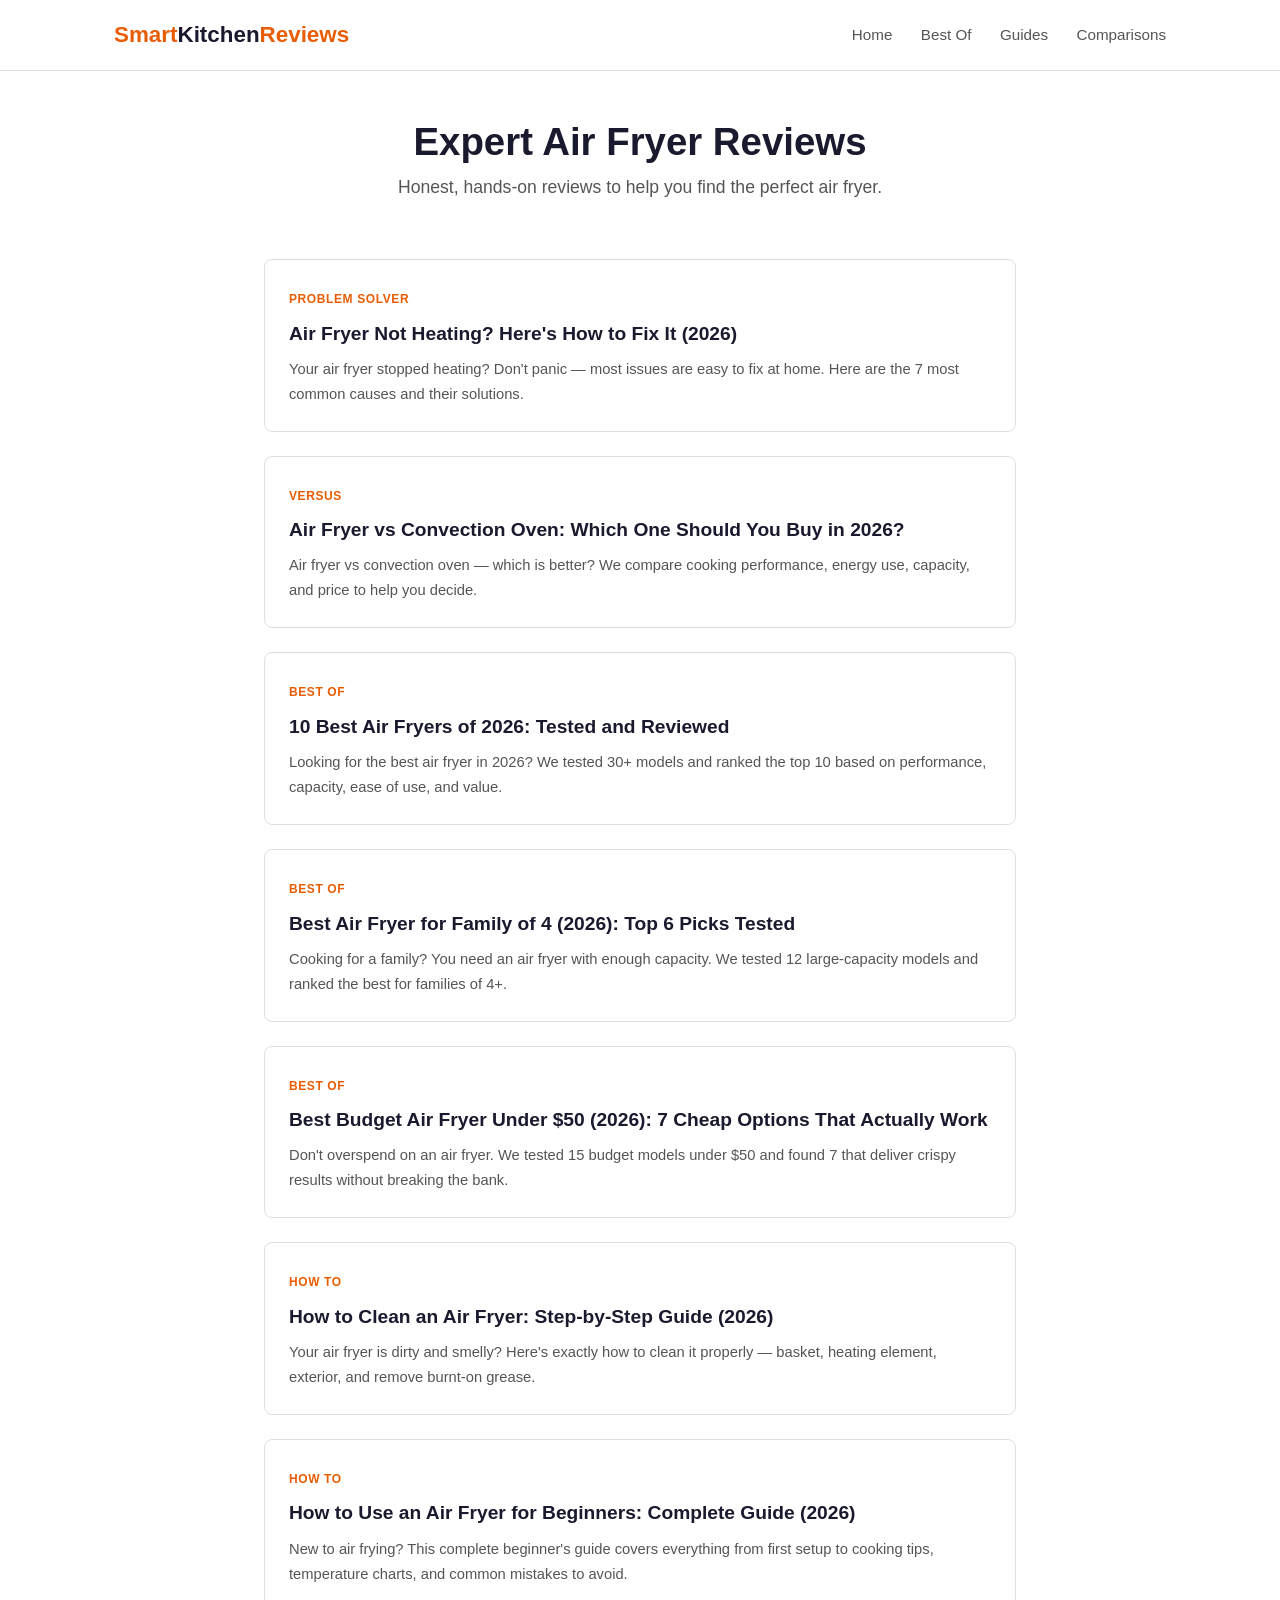
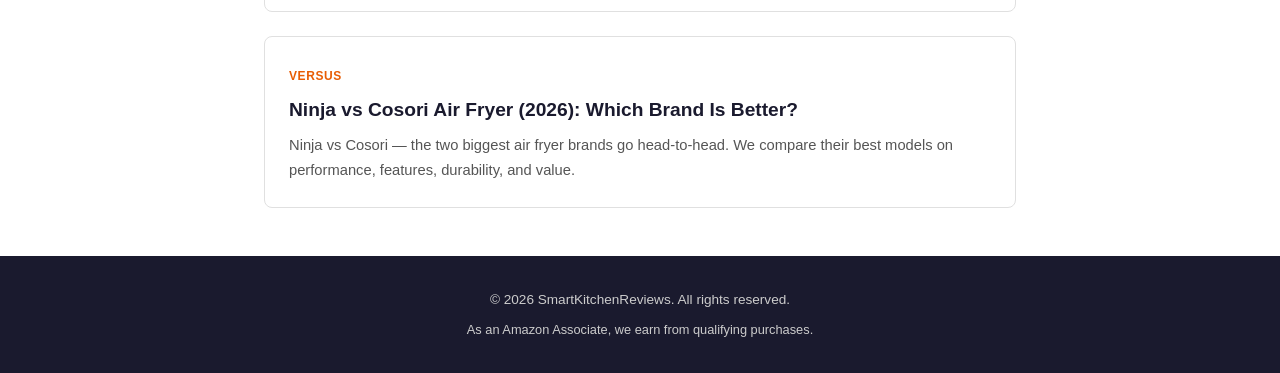
<file: index.html>
<!DOCTYPE html>
<html lang="en">
<head>
<meta charset="UTF-8">
<meta name="viewport" content="width=device-width, initial-scale=1.0">
<title>SmartKitchenReviews — Honest Air Fryer Reviews &amp; Guides</title>
<meta name="description" content="Expert air fryer reviews, comparisons, and cooking guides. We test every model so you don't have to. Find the best air fryer for your budget and needs.">
<meta name="keywords" content="air fryer review, best air fryer, air fryer guide, air fryer comparison">
<link rel="canonical" href="https://ca-soom.github.io/smartkitchenreviews/">
<link rel="stylesheet" href="css/style.css">
<script type="application/ld+json">
{
  "@context": "https://schema.org",
  "@type": "WebSite",
  "name": "SmartKitchenReviews",
  "url": "https://ca-soom.github.io/smartkitchenreviews/",
  "description": "Expert air fryer reviews, comparisons, and cooking guides.",
  "publisher": {
    "@type": "Organization",
    "name": "SmartKitchenReviews"
  }
}
</script>
<meta property="og:title" content="SmartKitchenReviews — Honest Air Fryer Reviews &amp; Guides">
<meta property="og:description" content="Expert air fryer reviews, comparisons, and cooking guides. We test every model so you don't have to. Find the best air fryer for your budget and needs.">
<meta property="og:url" content="https://ca-soom.github.io/smartkitchenreviews/">
<meta property="og:type" content="article">
<meta property="og:site_name" content="SmartKitchenReviews">
<meta name="twitter:card" content="summary">
<meta name="twitter:title" content="SmartKitchenReviews — Honest Air Fryer Reviews &amp; Guides">
<meta name="twitter:description" content="Expert air fryer reviews, comparisons, and cooking guides. We test every model so you don't have to. Find the best air fryer for your budget and needs.">
</head>
<body>
<header class="site-header">
<div class="container">
<a href="index.html" class="site-logo">Smart<span>Kitchen</span>Reviews</a>
<nav class="site-nav">
<a href="index.html">Home</a>
<a href="index.html#best-of">Best Of</a>
<a href="index.html#how-to">Guides</a>
<a href="index.html#vs">Comparisons</a>
</nav>
</div>
</header>
<main class="container">
<div class="hero">
<h1>Expert Air Fryer Reviews</h1>
<p>Honest, hands-on reviews to help you find the perfect air fryer.</p>
</div>
<div class="article-grid">

<div class="article-card">
<span class="card-category">Problem Solver</span>
<h2><a href="air-fryer-not-heating-fix.html">Air Fryer Not Heating? Here's How to Fix It (2026)</a></h2>
<p>Your air fryer stopped heating? Don't panic — most issues are easy to fix at home. Here are the 7 most common causes and their solutions.</p>
</div>
<div class="article-card">
<span class="card-category">Versus</span>
<h2><a href="air-fryer-vs-convection-oven.html">Air Fryer vs Convection Oven: Which One Should You Buy in 2026?</a></h2>
<p>Air fryer vs convection oven — which is better? We compare cooking performance, energy use, capacity, and price to help you decide.</p>
</div>
<div class="article-card">
<span class="card-category">Best Of</span>
<h2><a href="best-air-fryer-2026.html">10 Best Air Fryers of 2026: Tested and Reviewed</a></h2>
<p>Looking for the best air fryer in 2026? We tested 30+ models and ranked the top 10 based on performance, capacity, ease of use, and value.</p>
</div>
<div class="article-card">
<span class="card-category">Best Of</span>
<h2><a href="best-air-fryer-for-family.html">Best Air Fryer for Family of 4 (2026): Top 6 Picks Tested</a></h2>
<p>Cooking for a family? You need an air fryer with enough capacity. We tested 12 large-capacity models and ranked the best for families of 4+.</p>
</div>
<div class="article-card">
<span class="card-category">Best Of</span>
<h2><a href="best-budget-air-fryer-under-50.html">Best Budget Air Fryer Under $50 (2026): 7 Cheap Options That Actually Work</a></h2>
<p>Don't overspend on an air fryer. We tested 15 budget models under $50 and found 7 that deliver crispy results without breaking the bank.</p>
</div>
<div class="article-card">
<span class="card-category">How To</span>
<h2><a href="how-to-clean-air-fryer.html">How to Clean an Air Fryer: Step-by-Step Guide (2026)</a></h2>
<p>Your air fryer is dirty and smelly? Here's exactly how to clean it properly — basket, heating element, exterior, and remove burnt-on grease.</p>
</div>
<div class="article-card">
<span class="card-category">How To</span>
<h2><a href="how-to-use-air-fryer-for-beginners.html">How to Use an Air Fryer for Beginners: Complete Guide (2026)</a></h2>
<p>New to air frying? This complete beginner's guide covers everything from first setup to cooking tips, temperature charts, and common mistakes to avoid.</p>
</div>
<div class="article-card">
<span class="card-category">Versus</span>
<h2><a href="ninja-vs-cosori-air-fryer.html">Ninja vs Cosori Air Fryer (2026): Which Brand Is Better?</a></h2>
<p>Ninja vs Cosori — the two biggest air fryer brands go head-to-head. We compare their best models on performance, features, durability, and value.</p>
</div>
</div>
</main>
<footer class="site-footer">
<div class="container">
<p>&copy; 2026 SmartKitchenReviews. All rights reserved.</p>
<p style="margin-top:0.5rem;font-size:0.8rem;">As an Amazon Associate, we earn from qualifying purchases.</p>
</div>
</footer>
</body>
</html>
</file>
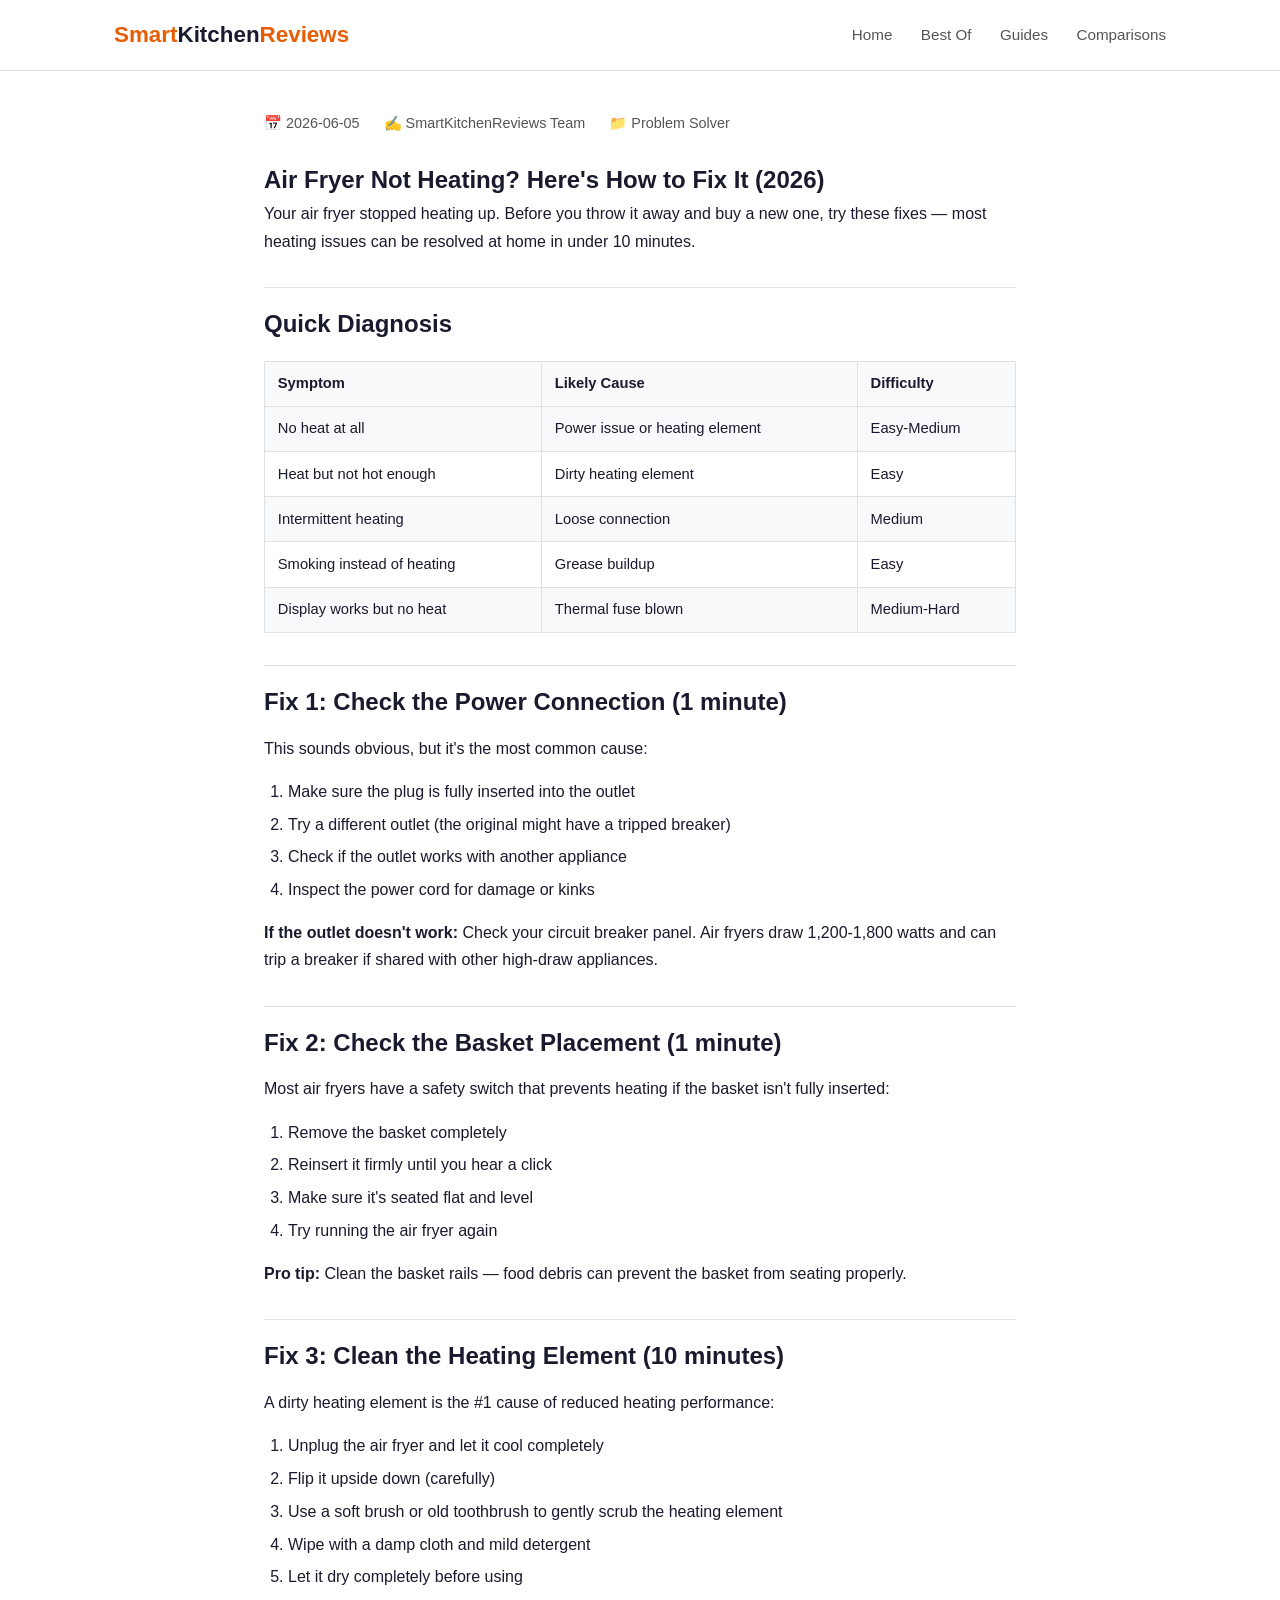
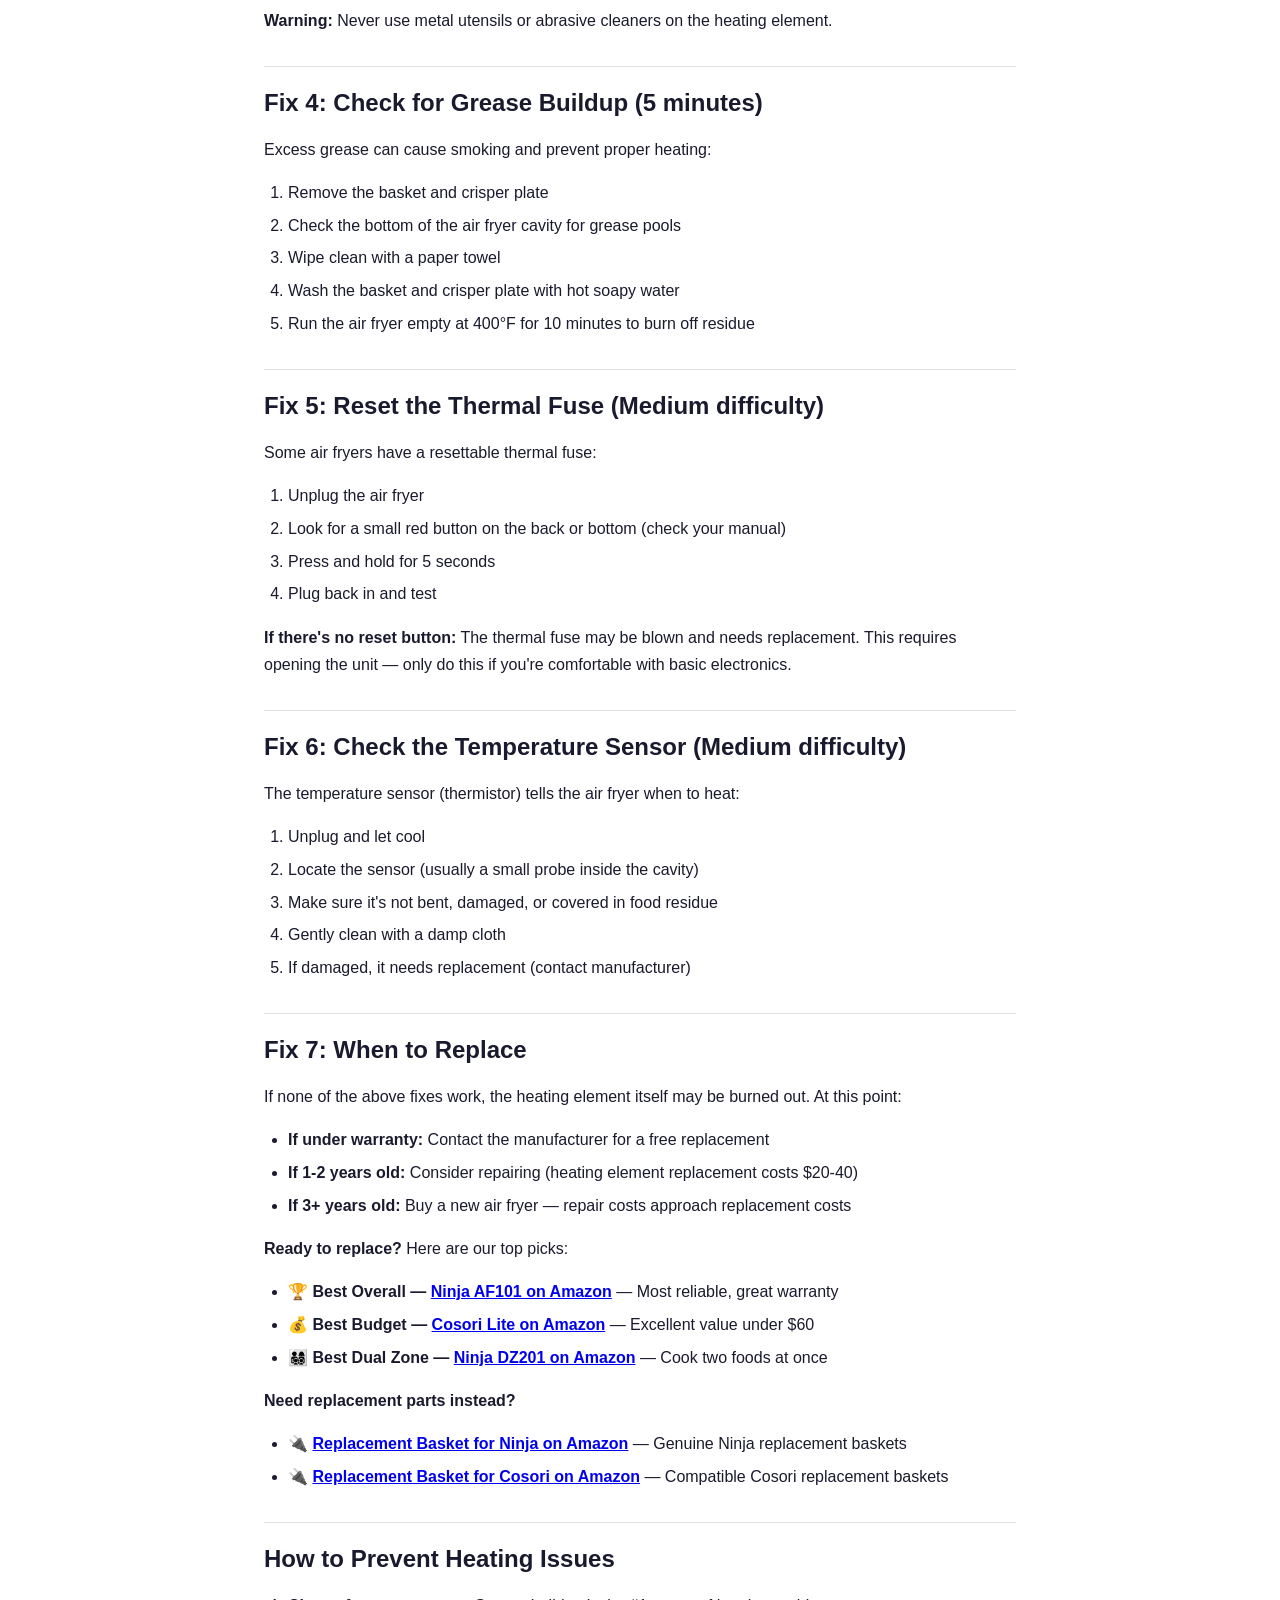
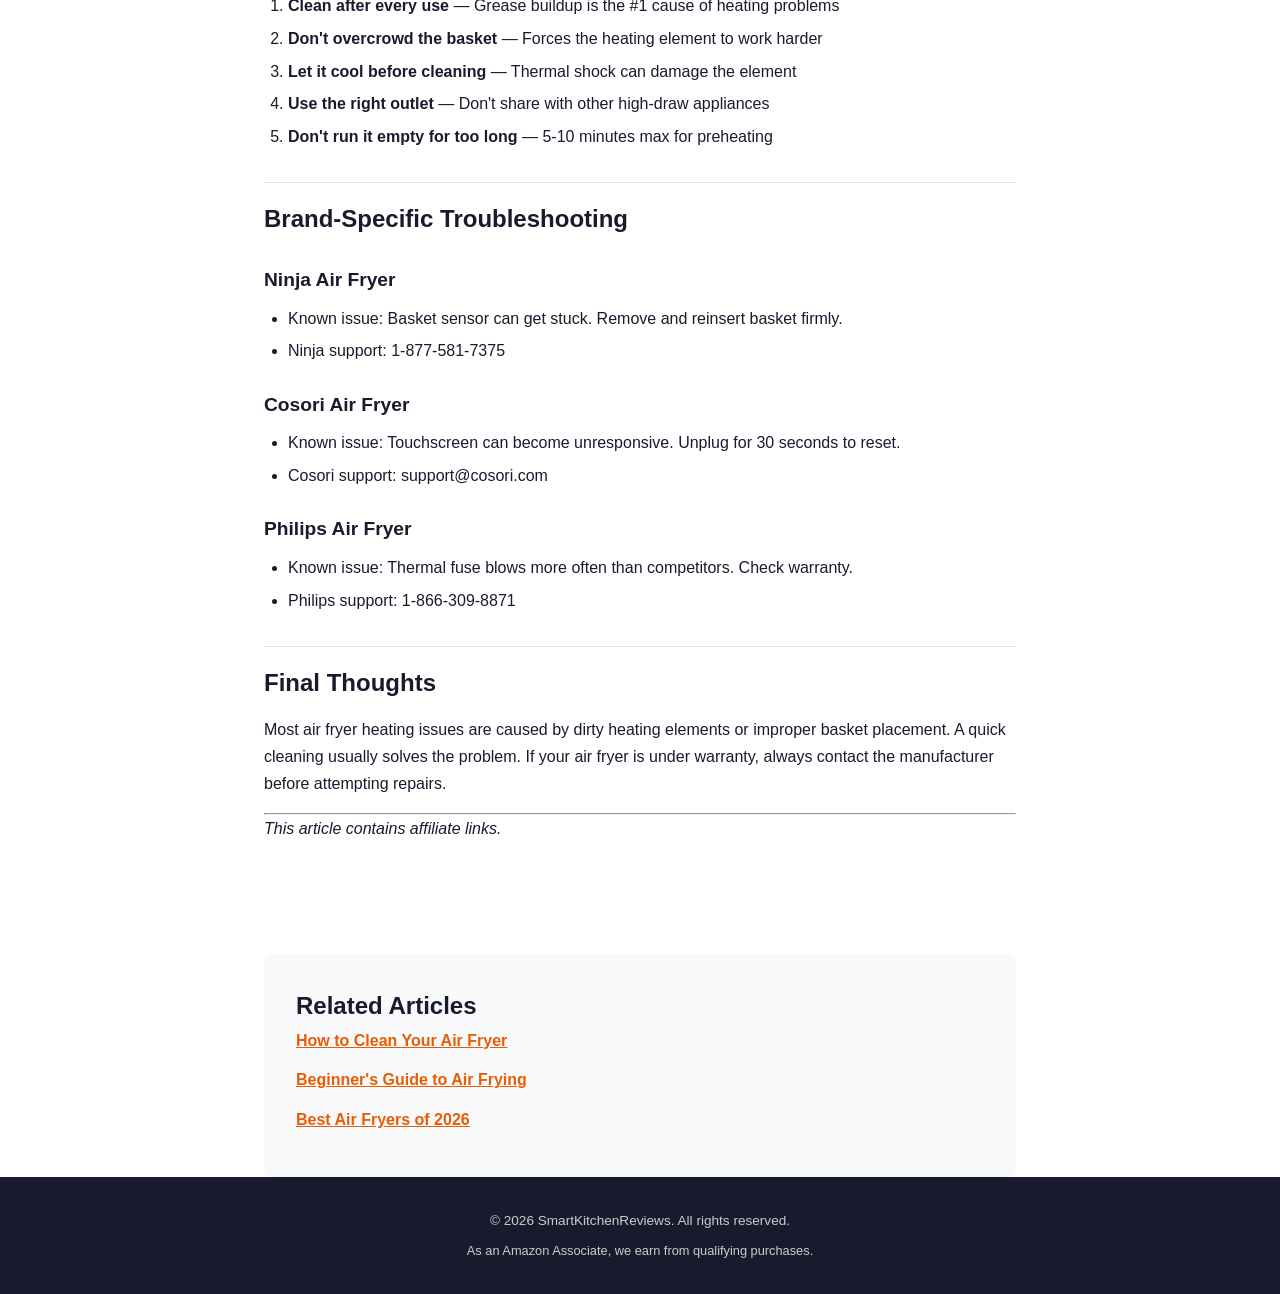
<file: air-fryer-not-heating-fix.html>
<!DOCTYPE html>
<html lang="en">
<head>
<meta charset="UTF-8">
<meta name="viewport" content="width=device-width, initial-scale=1.0">
<title>Air Fryer Not Heating? Here's How to Fix It (2026) | SmartKitchenReviews</title>
<meta name="description" content="Your air fryer stopped heating? Don't panic — most issues are easy to fix at home. Here are the 7 most common causes and their solutions.">
<meta name="keywords" content="air fryer not heating, air fryer not working, air fryer troubleshooting, fix air fryer">
<meta name="author" content="SmartKitchenReviews Team">
<link rel="canonical" href="https://ca-soom.github.io/smartkitchenreviews/air-fryer-not-heating-fix.html">
<meta property="og:title" content="Air Fryer Not Heating? Here's How to Fix It (2026)">
<meta property="og:description" content="Your air fryer stopped heating? Don't panic — most issues are easy to fix at home. Here are the 7 most common causes and their solutions.">
<meta property="og:type" content="article">
<meta property="og:url" content="https://ca-soom.github.io/smartkitchenreviews/air-fryer-not-heating-fix.html">
<meta name="twitter:card" content="summary_large_image">
<meta name="twitter:title" content="Air Fryer Not Heating? Here's How to Fix It (2026)">
<meta name="twitter:description" content="Your air fryer stopped heating? Don't panic — most issues are easy to fix at home. Here are the 7 most common causes and their solutions.">
<script type="application/ld+json">{"@context": "https://schema.org", "@type": "Article", "headline": "Air Fryer Not Heating? Here's How to Fix It (2026)", "description": "Your air fryer stopped heating? Don't panic \u2014 most issues are easy to fix at home. Here are the 7 most common causes and their solutions.", "datePublished": "2026-06-05", "author": {"@type": "Organization", "name": "SmartKitchenReviews Team"}, "publisher": {"@type": "Organization", "name": "SmartKitchenReviews"}, "mainEntityOfPage": "https://ca-soom.github.io/smartkitchenreviews/air-fryer-not-heating-fix.html"}</script>
<link rel="stylesheet" href="css/style.css">
</head>
<body>
<header class="site-header">
<div class="container">
<a href="index.html" class="site-logo">Smart<span>Kitchen</span>Reviews</a>
<nav class="site-nav">
<a href="index.html">Home</a>
<a href="index.html#best-of">Best Of</a>
<a href="index.html#how-to">Guides</a>
<a href="index.html#vs">Comparisons</a>
</nav>
</div>
</header>
<main class="container">
<article>
<div class="article-header">
<div class="article-meta">
<span>📅 2026-06-05</span>
<span>✍️ SmartKitchenReviews Team</span>
<span>📁 Problem Solver</span>
</div>
</div>
<div class="article-content">
<h1>Air Fryer Not Heating? Here's How to Fix It (2026)</h1>
<p>Your air fryer stopped heating up. Before you throw it away and buy a new one, try these fixes — most heating issues can be resolved at home in under 10 minutes.</p>
<h2>Quick Diagnosis</h2>
<table>
<tr><th>Symptom</th><th>Likely Cause</th><th>Difficulty</th></tr>
<tr><td>No heat at all</td><td>Power issue or heating element</td><td>Easy-Medium</td></tr>
<tr><td>Heat but not hot enough</td><td>Dirty heating element</td><td>Easy</td></tr>
<tr><td>Intermittent heating</td><td>Loose connection</td><td>Medium</td></tr>
<tr><td>Smoking instead of heating</td><td>Grease buildup</td><td>Easy</td></tr>
<tr><td>Display works but no heat</td><td>Thermal fuse blown</td><td>Medium-Hard</td></tr>
</table>
<h2>Fix 1: Check the Power Connection (1 minute)</h2>
<p>This sounds obvious, but it's the most common cause:</p>
<ol>
<li>Make sure the plug is fully inserted into the outlet</li>
<li>Try a different outlet (the original might have a tripped breaker)</li>
<li>Check if the outlet works with another appliance</li>
<li>Inspect the power cord for damage or kinks</li>
</ol>
<p><strong>If the outlet doesn't work:</strong> Check your circuit breaker panel. Air fryers draw 1,200-1,800 watts and can trip a breaker if shared with other high-draw appliances.</p>
<h2>Fix 2: Check the Basket Placement (1 minute)</h2>
<p>Most air fryers have a safety switch that prevents heating if the basket isn't fully inserted:</p>
<ol>
<li>Remove the basket completely</li>
<li>Reinsert it firmly until you hear a click</li>
<li>Make sure it's seated flat and level</li>
<li>Try running the air fryer again</li>
</ol>
<p><strong>Pro tip:</strong> Clean the basket rails — food debris can prevent the basket from seating properly.</p>
<h2>Fix 3: Clean the Heating Element (10 minutes)</h2>
<p>A dirty heating element is the #1 cause of reduced heating performance:</p>
<ol>
<li>Unplug the air fryer and let it cool completely</li>
<li>Flip it upside down (carefully)</li>
<li>Use a soft brush or old toothbrush to gently scrub the heating element</li>
<li>Wipe with a damp cloth and mild detergent</li>
<li>Let it dry completely before using</li>
</ol>
<p><strong>Warning:</strong> Never use metal utensils or abrasive cleaners on the heating element.</p>
<h2>Fix 4: Check for Grease Buildup (5 minutes)</h2>
<p>Excess grease can cause smoking and prevent proper heating:</p>
<ol>
<li>Remove the basket and crisper plate</li>
<li>Check the bottom of the air fryer cavity for grease pools</li>
<li>Wipe clean with a paper towel</li>
<li>Wash the basket and crisper plate with hot soapy water</li>
<li>Run the air fryer empty at 400°F for 10 minutes to burn off residue</li>
</ol>
<h2>Fix 5: Reset the Thermal Fuse (Medium difficulty)</h2>
<p>Some air fryers have a resettable thermal fuse:</p>
<ol>
<li>Unplug the air fryer</li>
<li>Look for a small red button on the back or bottom (check your manual)</li>
<li>Press and hold for 5 seconds</li>
<li>Plug back in and test</li>
</ol>
<p><strong>If there's no reset button:</strong> The thermal fuse may be blown and needs replacement. This requires opening the unit — only do this if you're comfortable with basic electronics.</p>
<h2>Fix 6: Check the Temperature Sensor (Medium difficulty)</h2>
<p>The temperature sensor (thermistor) tells the air fryer when to heat:</p>
<ol>
<li>Unplug and let cool</li>
<li>Locate the sensor (usually a small probe inside the cavity)</li>
<li>Make sure it's not bent, damaged, or covered in food residue</li>
<li>Gently clean with a damp cloth</li>
<li>If damaged, it needs replacement (contact manufacturer)</li>
</ol>
<h2>Fix 7: When to Replace</h2>
<p>If none of the above fixes work, the heating element itself may be burned out. At this point:</p>
<ul>
<li><strong>If under warranty:</strong> Contact the manufacturer for a free replacement</li>
<li><strong>If 1-2 years old:</strong> Consider repairing (heating element replacement costs $20-40)</li>
<li><strong>If 3+ years old:</strong> Buy a new air fryer — repair costs approach replacement costs</li>
</ul>
<p><strong>Ready to replace?</strong> Here are our top picks:</p>
<ul>
<li>🏆 <strong>Best Overall — <a href="https://www.amazon.com/dp/B07FDJMC9Q?tag=smartkitchen-20">Ninja AF101 on Amazon</a></strong> — Most reliable, great warranty</li>
<li>💰 <strong>Best Budget — <a href="https://www.amazon.com/dp/B0C7DHF3M?tag=smartkitchen-20">Cosori Lite on Amazon</a></strong> — Excellent value under $60</li>
<li>👨‍👩‍👧‍👦 <strong>Best Dual Zone — <a href="https://www.amazon.com/dp/B0936FGLYH?tag=smartkitchen-20">Ninja DZ201 on Amazon</a></strong> — Cook two foods at once</li>
</ul>
<p><strong>Need replacement parts instead?</strong></p>
<ul>
<li>🔌 <strong><a href="https://www.amazon.com/dp/B0C1J5V2G3?tag=smartkitchen-20">Replacement Basket for Ninja on Amazon</a></strong> — Genuine Ninja replacement baskets</li>
<li>🔌 <strong><a href="https://www.amazon.com/dp/B0C1J6V3H4?tag=smartkitchen-20">Replacement Basket for Cosori on Amazon</a></strong> — Compatible Cosori replacement baskets</li>
</ul>
<h2>How to Prevent Heating Issues</h2>
<ol>
<li><strong>Clean after every use</strong> — Grease buildup is the #1 cause of heating problems</li>
<li><strong>Don't overcrowd the basket</strong> — Forces the heating element to work harder</li>
<li><strong>Let it cool before cleaning</strong> — Thermal shock can damage the element</li>
<li><strong>Use the right outlet</strong> — Don't share with other high-draw appliances</li>
<li><strong>Don't run it empty for too long</strong> — 5-10 minutes max for preheating</li>
</ol>
<h2>Brand-Specific Troubleshooting</h2>
<h3>Ninja Air Fryer</h3>
<ul>
<li>Known issue: Basket sensor can get stuck. Remove and reinsert basket firmly.</li>
<li>Ninja support: 1-877-581-7375</li>
</ul>
<h3>Cosori Air Fryer</h3>
<ul>
<li>Known issue: Touchscreen can become unresponsive. Unplug for 30 seconds to reset.</li>
<li>Cosori support: support@cosori.com</li>
</ul>
<h3>Philips Air Fryer</h3>
<ul>
<li>Known issue: Thermal fuse blows more often than competitors. Check warranty.</li>
<li>Philips support: 1-866-309-8871</li>
</ul>
<h2>Final Thoughts</h2>
<p>Most air fryer heating issues are caused by dirty heating elements or improper basket placement. A quick cleaning usually solves the problem. If your air fryer is under warranty, always contact the manufacturer before attempting repairs.</p>
<hr>
<p><em>This article contains affiliate links.</em></p>
</div>
<section class="related-articles" style="margin-top:3rem;padding:2rem;background:#f8f9fa;border-radius:8px;">
<h2>Related Articles</h2>
<ul style="list-style:none;padding:0;">
<li style="margin-bottom:0.75rem;"><a href="https://ca-soom.github.io/smartkitchenreviews/how-to-clean-air-fryer.html" style="color:#e85d04;font-weight:600;">How to Clean Your Air Fryer</a></li>
<li style="margin-bottom:0.75rem;"><a href="https://ca-soom.github.io/smartkitchenreviews/how-to-use-air-fryer-for-beginners.html" style="color:#e85d04;font-weight:600;">Beginner's Guide to Air Frying</a></li>
<li style="margin-bottom:0.75rem;"><a href="https://ca-soom.github.io/smartkitchenreviews/best-air-fryer-2026.html" style="color:#e85d04;font-weight:600;">Best Air Fryers of 2026</a></li>
</ul>
</section>
</article>
</main>
<footer class="site-footer">
<div class="container">
<p>&copy; 2026 SmartKitchenReviews. All rights reserved.</p>
<p style="margin-top:0.5rem;font-size:0.8rem;">As an Amazon Associate, we earn from qualifying purchases.</p>
</div>
</footer>
</body>
</html>
</file>
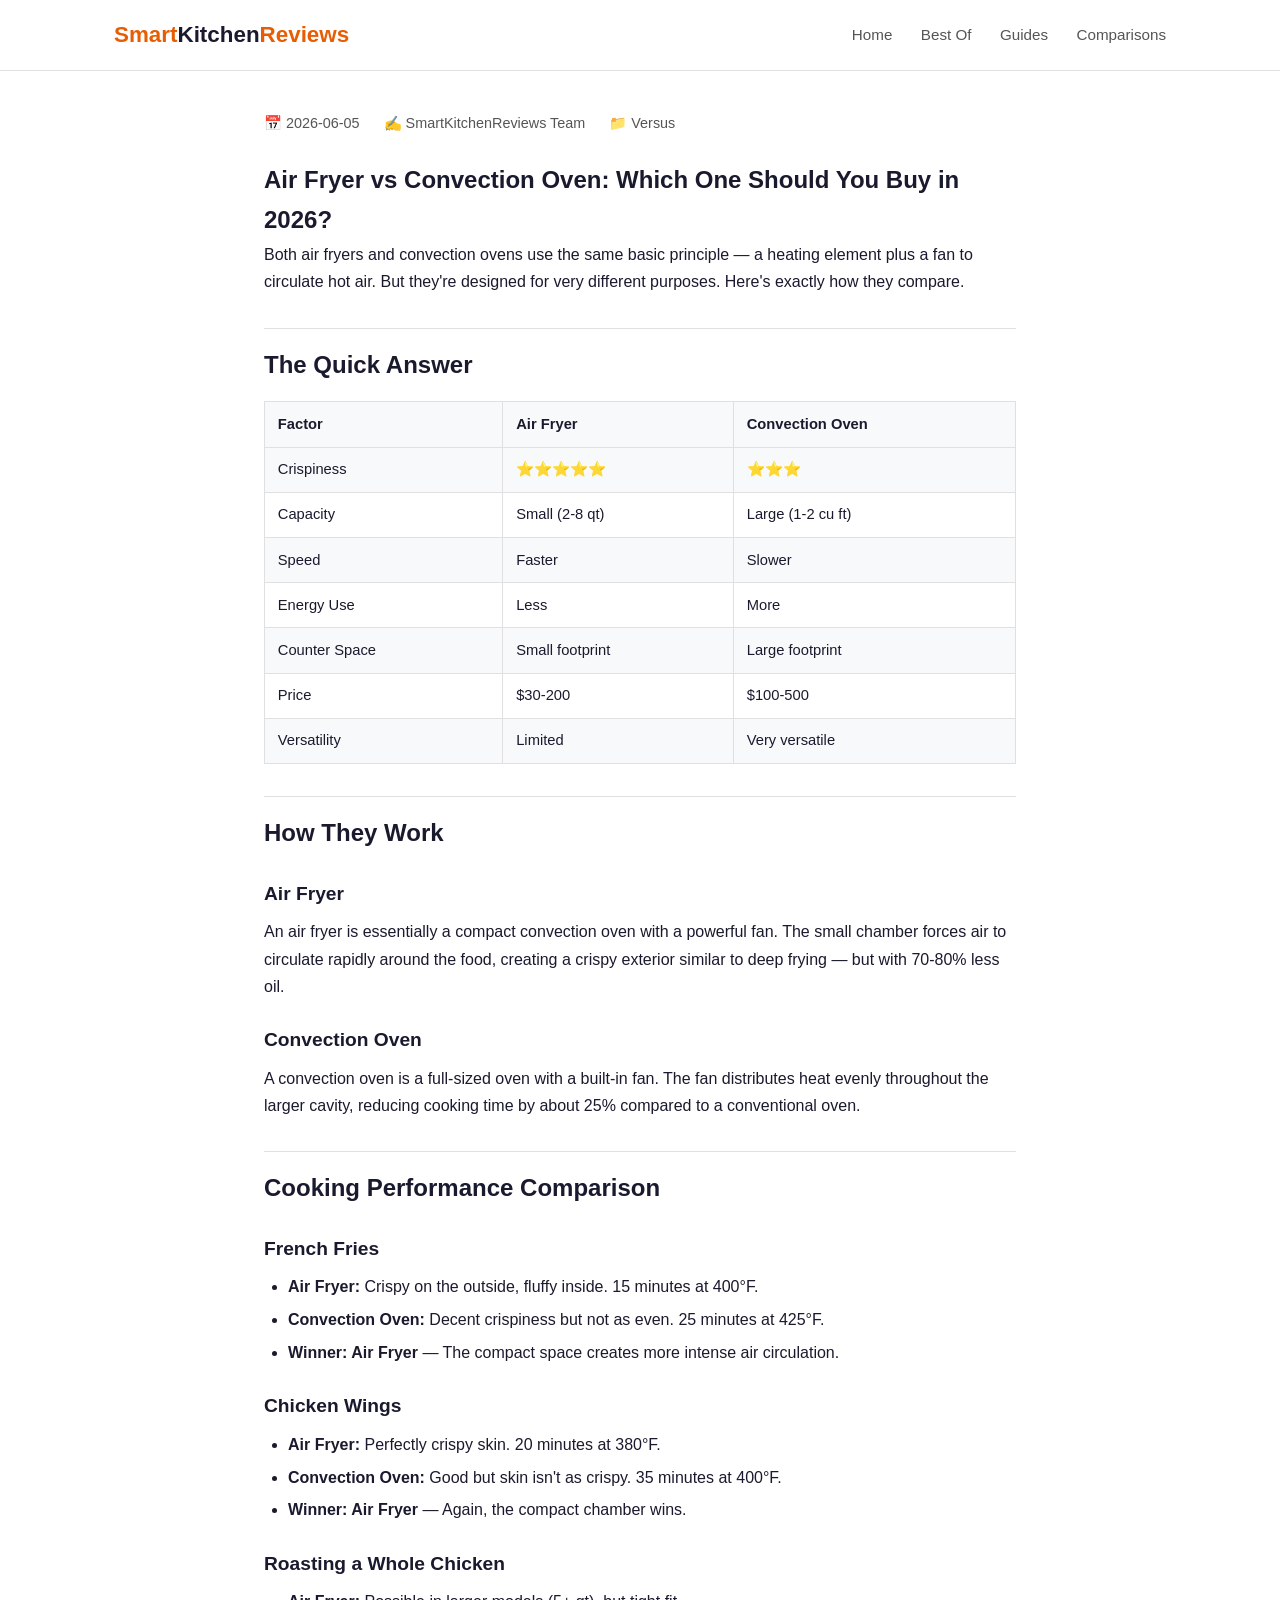
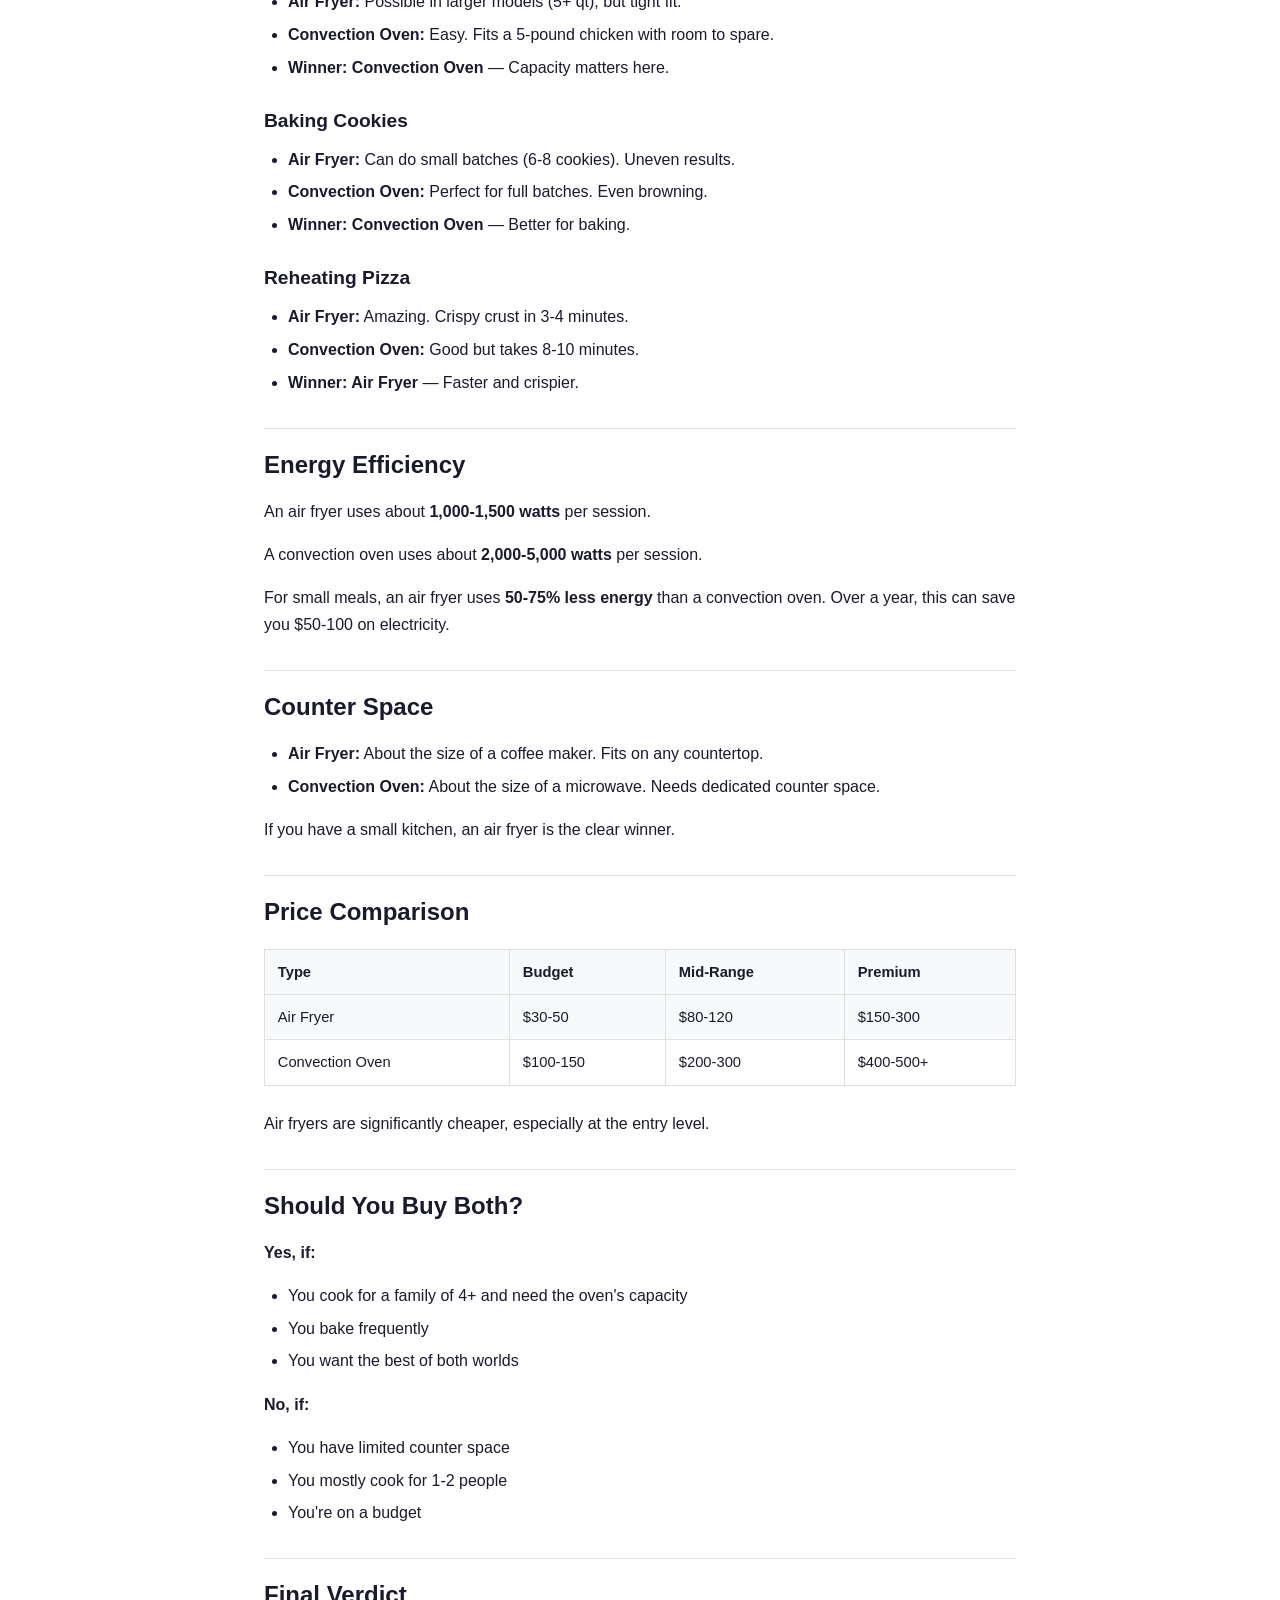
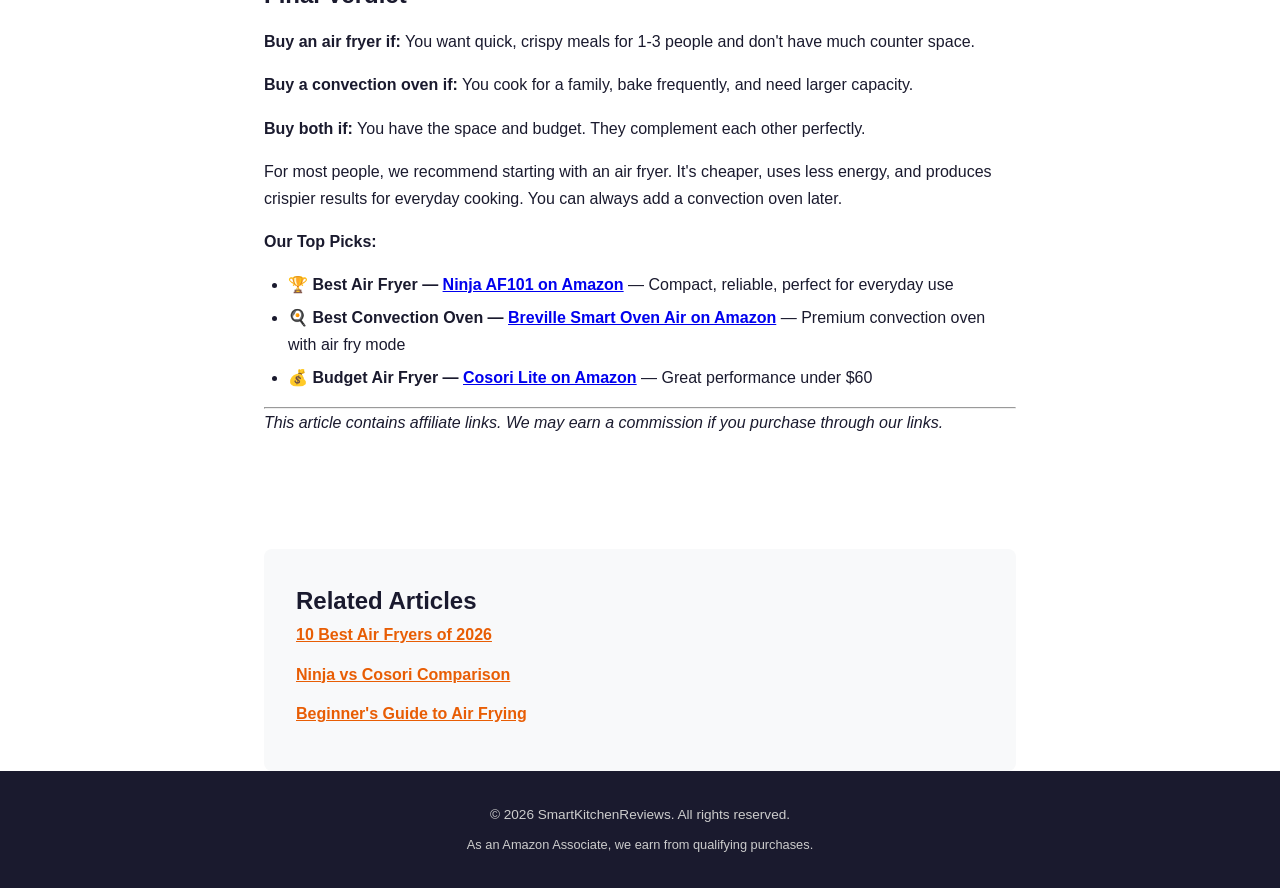
<file: air-fryer-vs-convection-oven.html>
<!DOCTYPE html>
<html lang="en">
<head>
<meta charset="UTF-8">
<meta name="viewport" content="width=device-width, initial-scale=1.0">
<title>Air Fryer vs Convection Oven: Which One Should You Buy in 2026? | SmartKitchenReviews</title>
<meta name="description" content="Air fryer vs convection oven — which is better? We compare cooking performance, energy use, capacity, and price to help you decide.">
<meta name="keywords" content="air fryer vs convection oven, air fryer or convection oven, convection oven vs air fryer difference">
<meta name="author" content="SmartKitchenReviews Team">
<link rel="canonical" href="https://ca-soom.github.io/smartkitchenreviews/air-fryer-vs-convection-oven.html">
<meta property="og:title" content="Air Fryer vs Convection Oven: Which One Should You Buy in 2026?">
<meta property="og:description" content="Air fryer vs convection oven — which is better? We compare cooking performance, energy use, capacity, and price to help you decide.">
<meta property="og:type" content="article">
<meta property="og:url" content="https://ca-soom.github.io/smartkitchenreviews/air-fryer-vs-convection-oven.html">
<meta name="twitter:card" content="summary_large_image">
<meta name="twitter:title" content="Air Fryer vs Convection Oven: Which One Should You Buy in 2026?">
<meta name="twitter:description" content="Air fryer vs convection oven — which is better? We compare cooking performance, energy use, capacity, and price to help you decide.">
<script type="application/ld+json">{"@context": "https://schema.org", "@type": "Article", "headline": "Air Fryer vs Convection Oven: Which One Should You Buy in 2026?", "description": "Air fryer vs convection oven \u2014 which is better? We compare cooking performance, energy use, capacity, and price to help you decide.", "datePublished": "2026-06-05", "author": {"@type": "Organization", "name": "SmartKitchenReviews Team"}, "publisher": {"@type": "Organization", "name": "SmartKitchenReviews"}, "mainEntityOfPage": "https://ca-soom.github.io/smartkitchenreviews/air-fryer-vs-convection-oven.html"}</script>
<link rel="stylesheet" href="css/style.css">
</head>
<body>
<header class="site-header">
<div class="container">
<a href="index.html" class="site-logo">Smart<span>Kitchen</span>Reviews</a>
<nav class="site-nav">
<a href="index.html">Home</a>
<a href="index.html#best-of">Best Of</a>
<a href="index.html#how-to">Guides</a>
<a href="index.html#vs">Comparisons</a>
</nav>
</div>
</header>
<main class="container">
<article>
<div class="article-header">
<div class="article-meta">
<span>📅 2026-06-05</span>
<span>✍️ SmartKitchenReviews Team</span>
<span>📁 Versus</span>
</div>
</div>
<div class="article-content">
<h1>Air Fryer vs Convection Oven: Which One Should You Buy in 2026?</h1>
<p>Both air fryers and convection ovens use the same basic principle — a heating element plus a fan to circulate hot air. But they're designed for very different purposes. Here's exactly how they compare.</p>
<h2>The Quick Answer</h2>
<table>
<tr><th>Factor</th><th>Air Fryer</th><th>Convection Oven</th></tr>
<tr><td>Crispiness</td><td>⭐⭐⭐⭐⭐</td><td>⭐⭐⭐</td></tr>
<tr><td>Capacity</td><td>Small (2-8 qt)</td><td>Large (1-2 cu ft)</td></tr>
<tr><td>Speed</td><td>Faster</td><td>Slower</td></tr>
<tr><td>Energy Use</td><td>Less</td><td>More</td></tr>
<tr><td>Counter Space</td><td>Small footprint</td><td>Large footprint</td></tr>
<tr><td>Price</td><td>$30-200</td><td>$100-500</td></tr>
<tr><td>Versatility</td><td>Limited</td><td>Very versatile</td></tr>
</table>
<h2>How They Work</h2>
<h3>Air Fryer</h3>
<p>An air fryer is essentially a compact convection oven with a powerful fan. The small chamber forces air to circulate rapidly around the food, creating a crispy exterior similar to deep frying — but with 70-80% less oil.</p>
<h3>Convection Oven</h3>
<p>A convection oven is a full-sized oven with a built-in fan. The fan distributes heat evenly throughout the larger cavity, reducing cooking time by about 25% compared to a conventional oven.</p>
<h2>Cooking Performance Comparison</h2>
<h3>French Fries</h3>
<ul>
<li><strong>Air Fryer:</strong> Crispy on the outside, fluffy inside. 15 minutes at 400°F.</li>
<li><strong>Convection Oven:</strong> Decent crispiness but not as even. 25 minutes at 425°F.</li>
<li><strong>Winner: Air Fryer</strong> — The compact space creates more intense air circulation.</li>
</ul>
<h3>Chicken Wings</h3>
<ul>
<li><strong>Air Fryer:</strong> Perfectly crispy skin. 20 minutes at 380°F.</li>
<li><strong>Convection Oven:</strong> Good but skin isn't as crispy. 35 minutes at 400°F.</li>
<li><strong>Winner: Air Fryer</strong> — Again, the compact chamber wins.</li>
</ul>
<h3>Roasting a Whole Chicken</h3>
<ul>
<li><strong>Air Fryer:</strong> Possible in larger models (5+ qt), but tight fit.</li>
<li><strong>Convection Oven:</strong> Easy. Fits a 5-pound chicken with room to spare.</li>
<li><strong>Winner: Convection Oven</strong> — Capacity matters here.</li>
</ul>
<h3>Baking Cookies</h3>
<ul>
<li><strong>Air Fryer:</strong> Can do small batches (6-8 cookies). Uneven results.</li>
<li><strong>Convection Oven:</strong> Perfect for full batches. Even browning.</li>
<li><strong>Winner: Convection Oven</strong> — Better for baking.</li>
</ul>
<h3>Reheating Pizza</h3>
<ul>
<li><strong>Air Fryer:</strong> Amazing. Crispy crust in 3-4 minutes.</li>
<li><strong>Convection Oven:</strong> Good but takes 8-10 minutes.</li>
<li><strong>Winner: Air Fryer</strong> — Faster and crispier.</li>
</ul>
<h2>Energy Efficiency</h2>
<p>An air fryer uses about <strong>1,000-1,500 watts</strong> per session.</p>
<p>A convection oven uses about <strong>2,000-5,000 watts</strong> per session.</p>
<p>For small meals, an air fryer uses <strong>50-75% less energy</strong> than a convection oven. Over a year, this can save you $50-100 on electricity.</p>
<h2>Counter Space</h2>
<ul>
<li><strong>Air Fryer:</strong> About the size of a coffee maker. Fits on any countertop.</li>
<li><strong>Convection Oven:</strong> About the size of a microwave. Needs dedicated counter space.</li>
</ul>
<p>If you have a small kitchen, an air fryer is the clear winner.</p>
<h2>Price Comparison</h2>
<table>
<tr><th>Type</th><th>Budget</th><th>Mid-Range</th><th>Premium</th></tr>
<tr><td>Air Fryer</td><td>$30-50</td><td>$80-120</td><td>$150-300</td></tr>
<tr><td>Convection Oven</td><td>$100-150</td><td>$200-300</td><td>$400-500+</td></tr>
</table>
<p>Air fryers are significantly cheaper, especially at the entry level.</p>
<h2>Should You Buy Both?</h2>
<p><strong>Yes, if:</strong></p>
<ul>
<li>You cook for a family of 4+ and need the oven's capacity</li>
<li>You bake frequently</li>
<li>You want the best of both worlds</li>
</ul>
<p><strong>No, if:</strong></p>
<ul>
<li>You have limited counter space</li>
<li>You mostly cook for 1-2 people</li>
<li>You're on a budget</li>
</ul>
<h2>Final Verdict</h2>
<p><strong>Buy an air fryer if:</strong> You want quick, crispy meals for 1-3 people and don't have much counter space.</p>
<p><strong>Buy a convection oven if:</strong> You cook for a family, bake frequently, and need larger capacity.</p>
<p><strong>Buy both if:</strong> You have the space and budget. They complement each other perfectly.</p>
<p>For most people, we recommend starting with an air fryer. It's cheaper, uses less energy, and produces crispier results for everyday cooking. You can always add a convection oven later.</p>
<p><strong>Our Top Picks:</strong></p>
<ul>
<li>🏆 <strong>Best Air Fryer — <a href="https://www.amazon.com/dp/B07FDJMC9Q?tag=smartkitchen-20">Ninja AF101 on Amazon</a></strong> — Compact, reliable, perfect for everyday use</li>
<li>🍳 <strong>Best Convection Oven — <a href="https://www.amazon.com/dp/B01N5UPTZS?tag=smartkitchen-20">Breville Smart Oven Air on Amazon</a></strong> — Premium convection oven with air fry mode</li>
<li>💰 <strong>Budget Air Fryer — <a href="https://www.amazon.com/dp/B0C7DHGF3M?tag=smartkitchen-20">Cosori Lite on Amazon</a></strong> — Great performance under $60</li>
</ul>
<hr>
<p><em>This article contains affiliate links. We may earn a commission if you purchase through our links.</em></p>
</div>
<section class="related-articles" style="margin-top:3rem;padding:2rem;background:#f8f9fa;border-radius:8px;">
<h2>Related Articles</h2>
<ul style="list-style:none;padding:0;">
<li style="margin-bottom:0.75rem;"><a href="https://ca-soom.github.io/smartkitchenreviews/best-air-fryer-2026.html" style="color:#e85d04;font-weight:600;">10 Best Air Fryers of 2026</a></li>
<li style="margin-bottom:0.75rem;"><a href="https://ca-soom.github.io/smartkitchenreviews/ninja-vs-cosori-air-fryer.html" style="color:#e85d04;font-weight:600;">Ninja vs Cosori Comparison</a></li>
<li style="margin-bottom:0.75rem;"><a href="https://ca-soom.github.io/smartkitchenreviews/how-to-use-air-fryer-for-beginners.html" style="color:#e85d04;font-weight:600;">Beginner's Guide to Air Frying</a></li>
</ul>
</section>
</article>
</main>
<footer class="site-footer">
<div class="container">
<p>&copy; 2026 SmartKitchenReviews. All rights reserved.</p>
<p style="margin-top:0.5rem;font-size:0.8rem;">As an Amazon Associate, we earn from qualifying purchases.</p>
</div>
</footer>
</body>
</html>
</file>
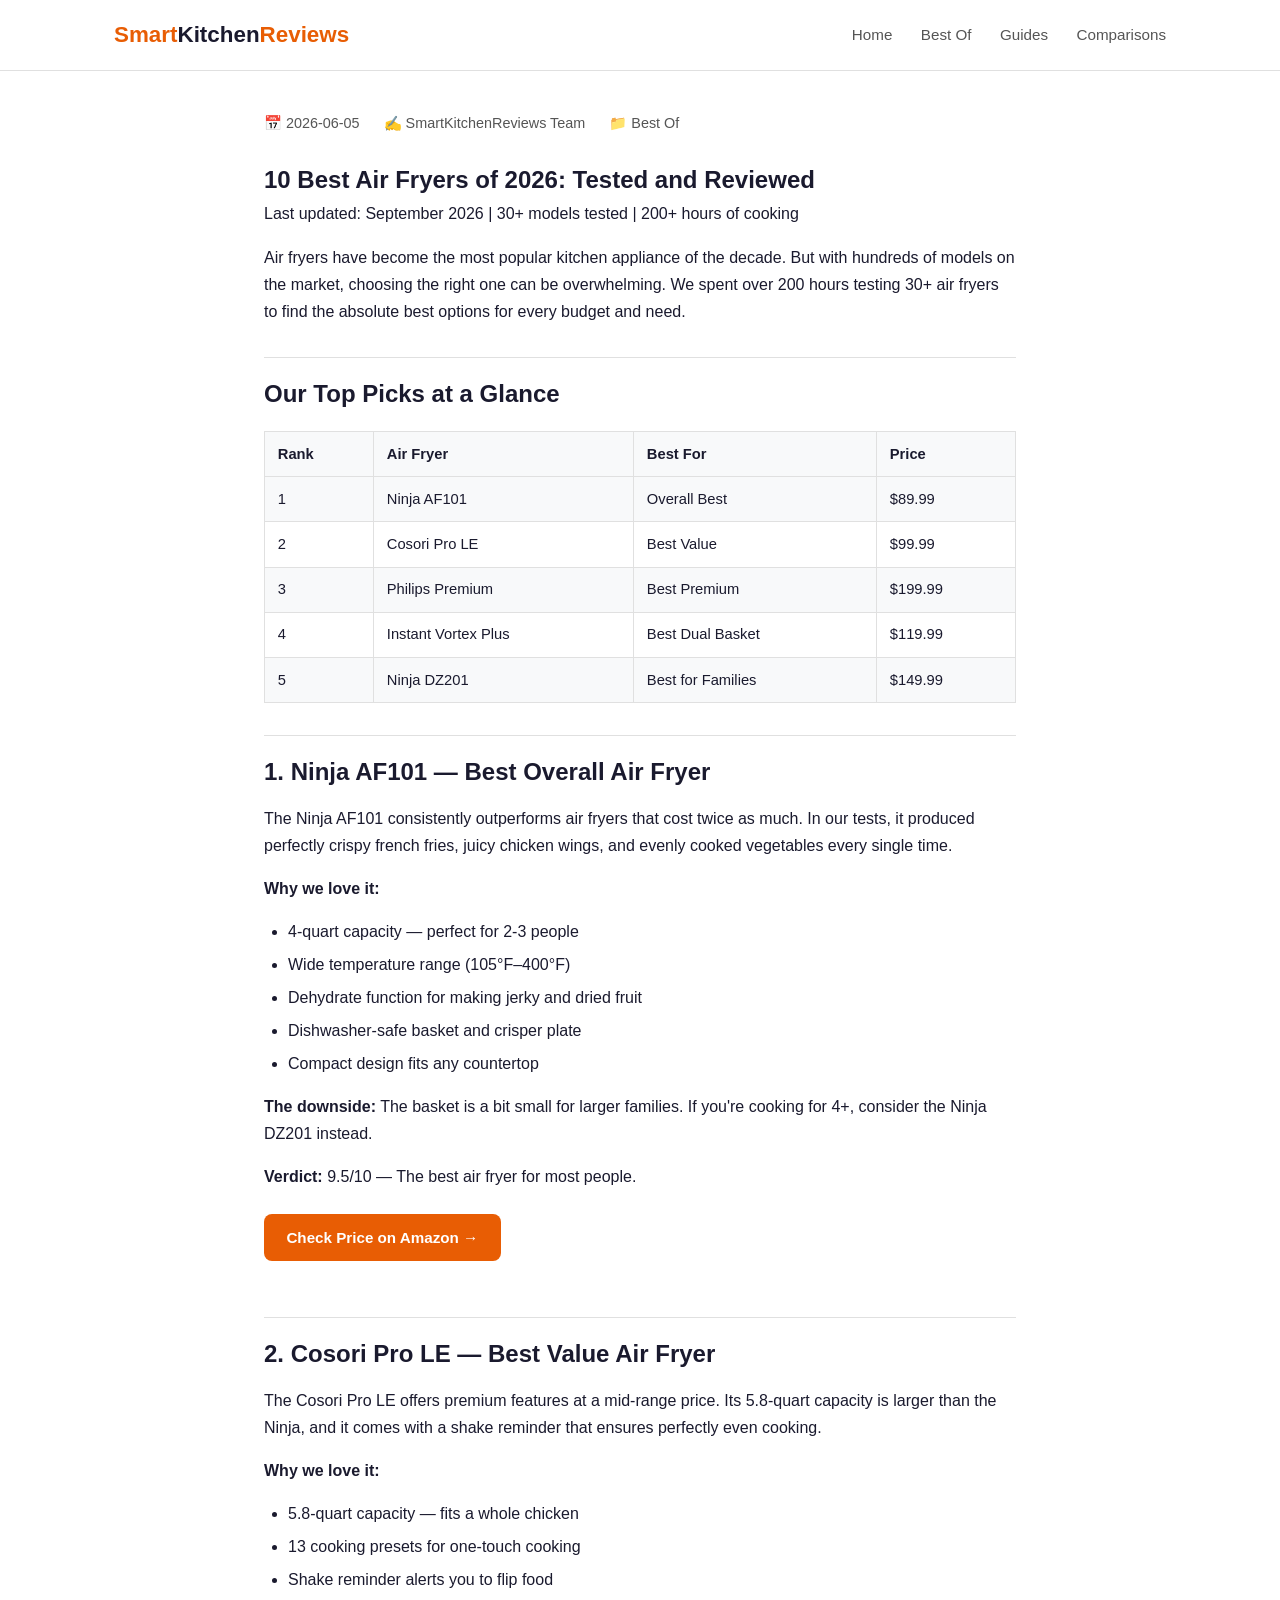
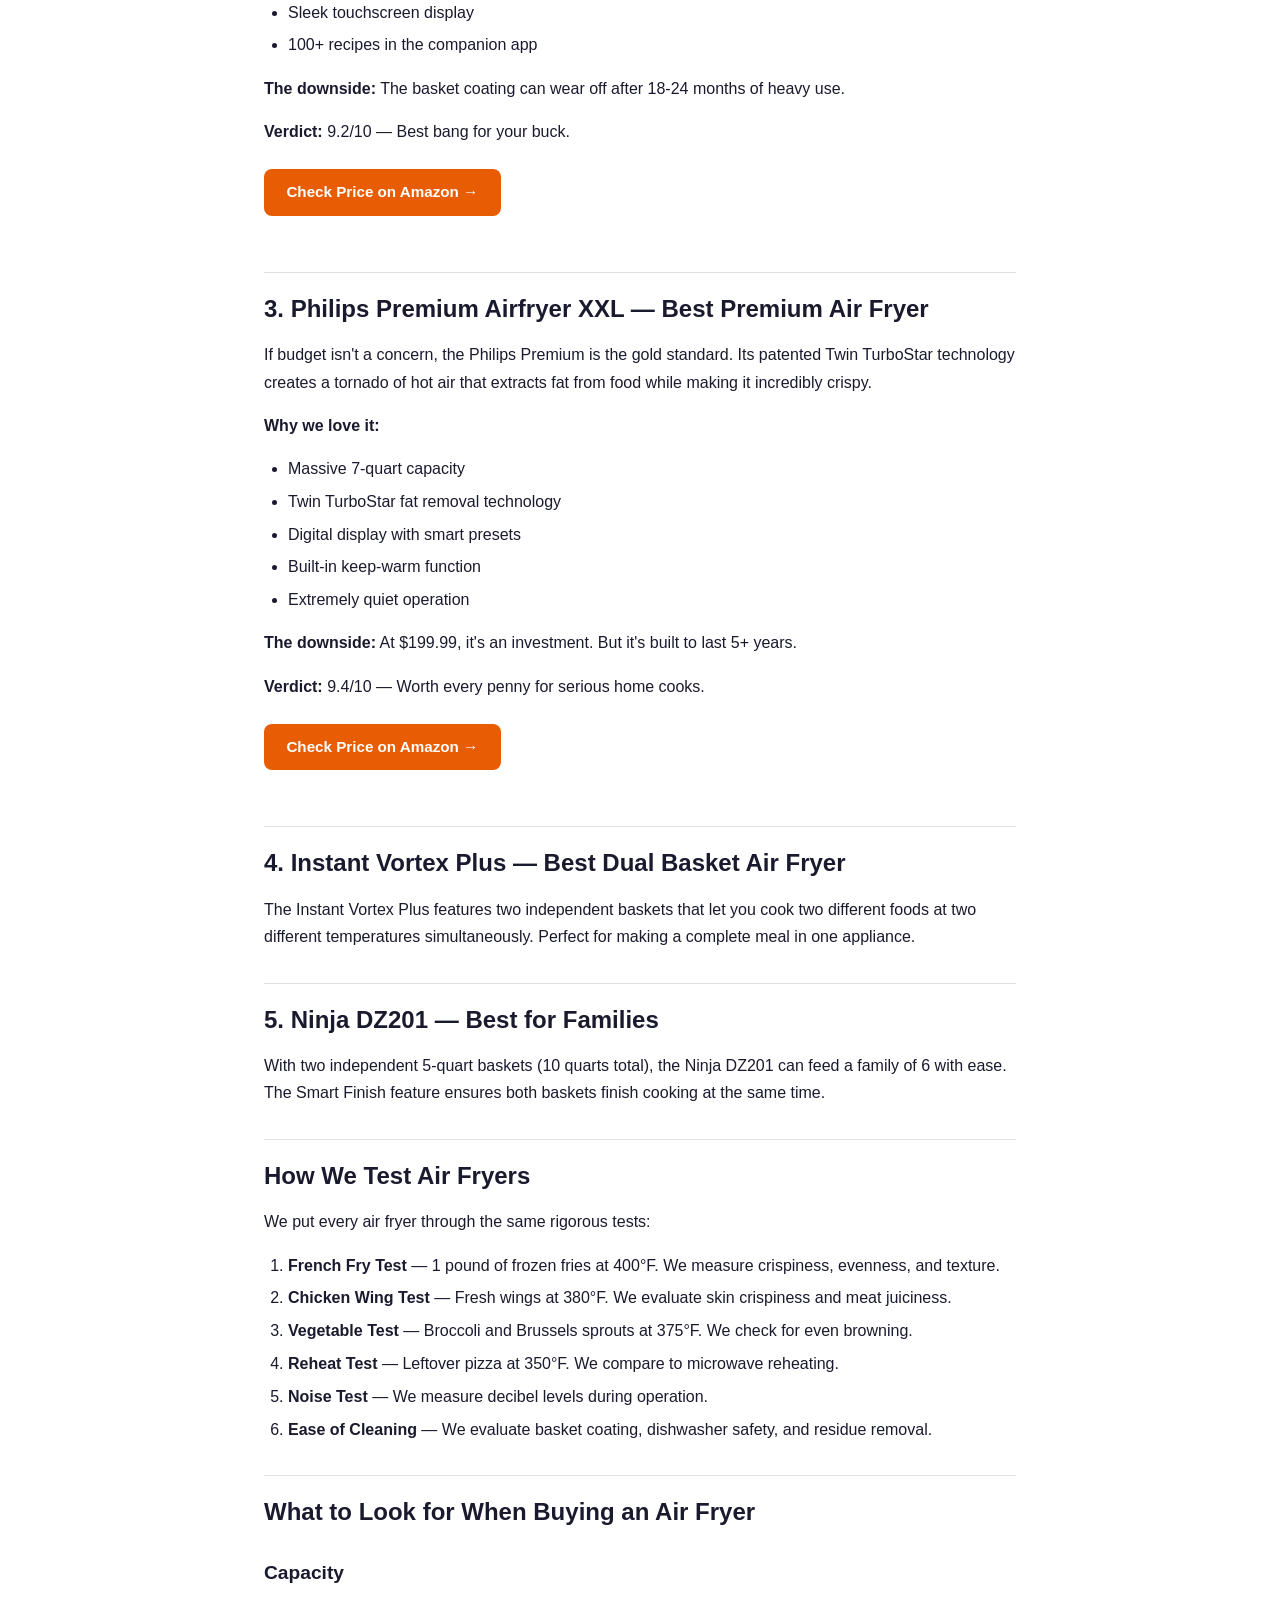
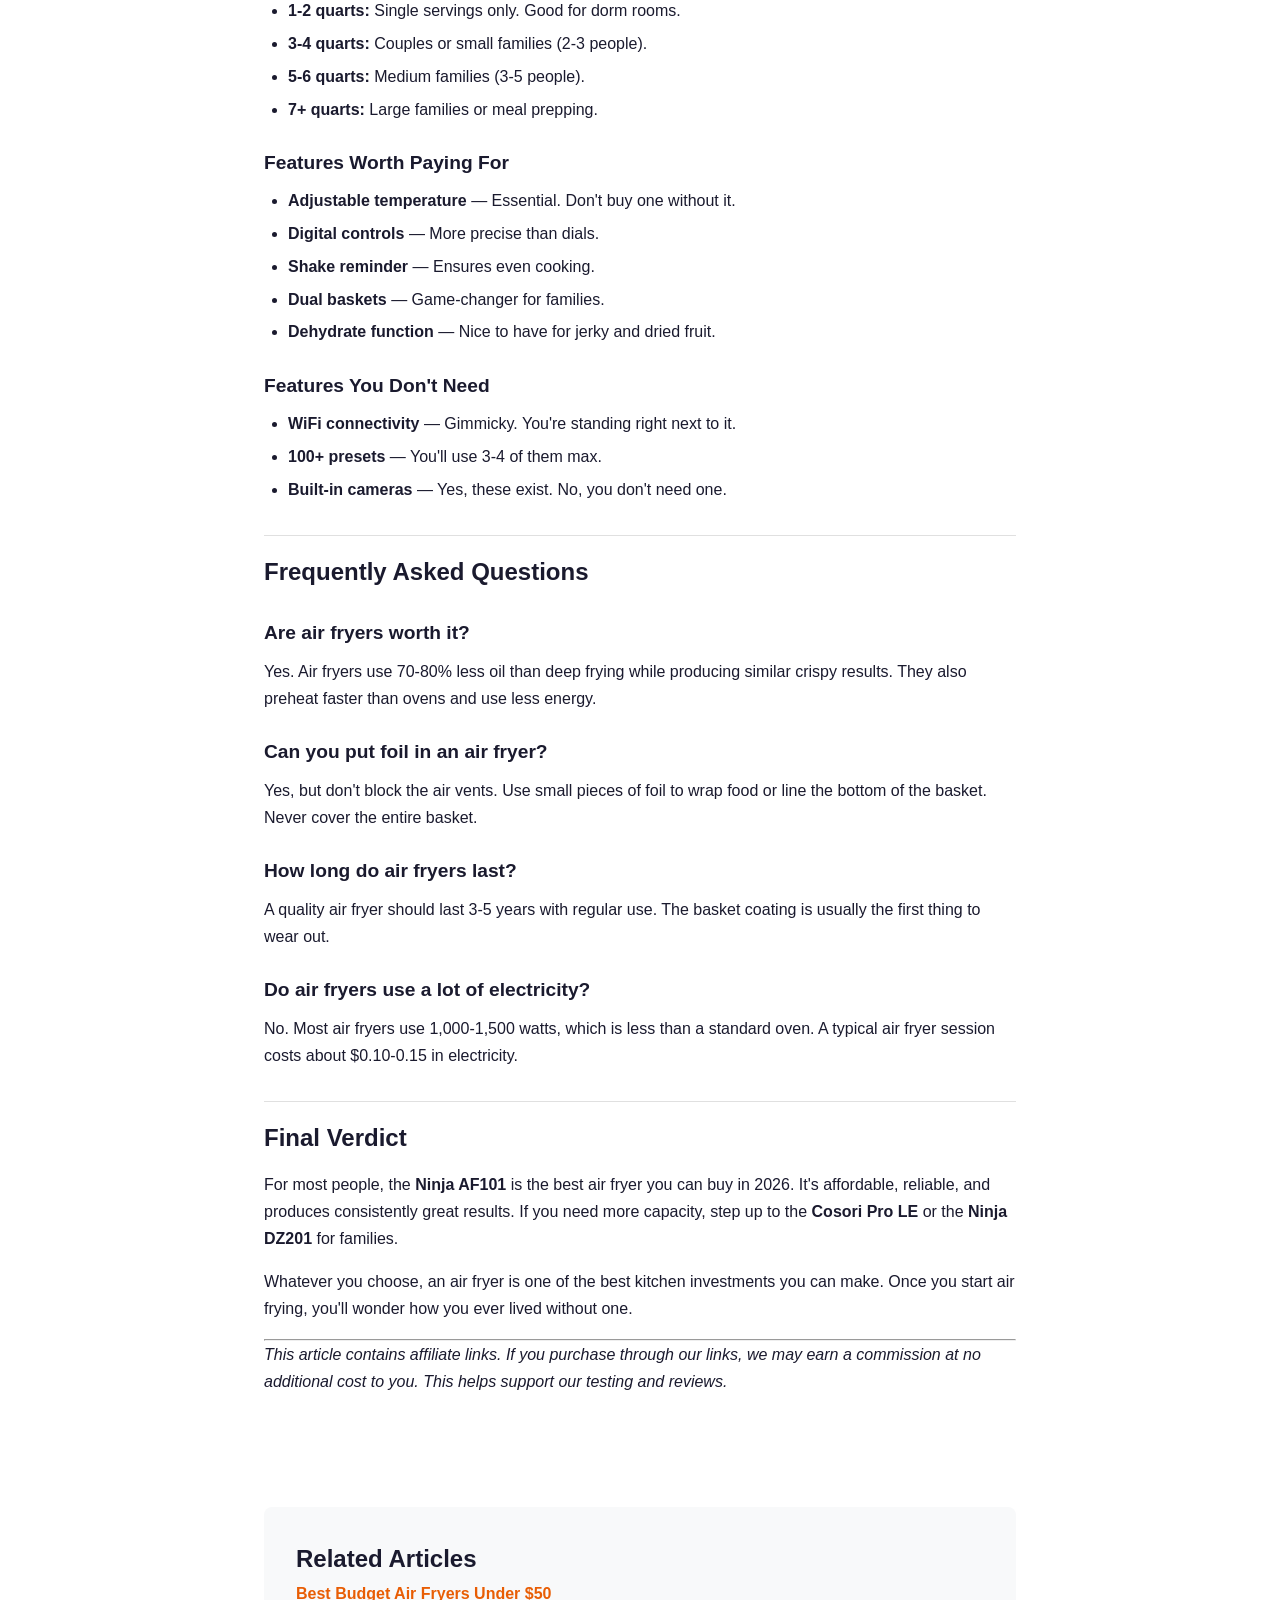
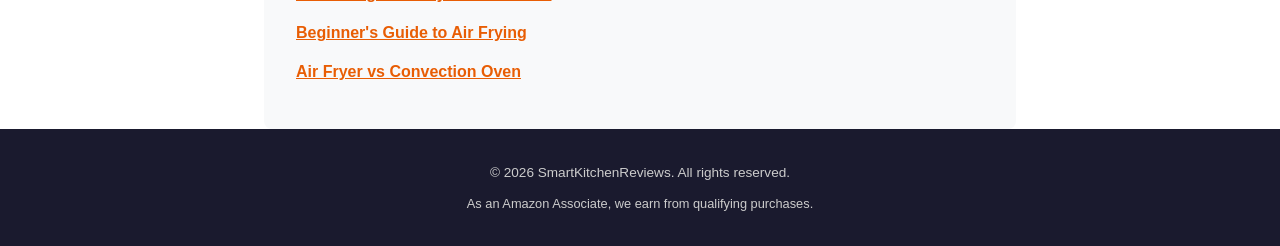
<file: best-air-fryer-2026.html>
<!DOCTYPE html>
<html lang="en">
<head>
<meta charset="UTF-8">
<meta name="viewport" content="width=device-width, initial-scale=1.0">
<title>10 Best Air Fryers of 2026: Tested and Reviewed | SmartKitchenReviews</title>
<meta name="description" content="Looking for the best air fryer in 2026? We tested 30+ models and ranked the top 10 based on performance, capacity, ease of use, and value.">
<meta name="keywords" content="best air fryer 2026, top air fryer, air fryer review, best air fryer to buy">
<meta name="author" content="SmartKitchenReviews Team">
<link rel="canonical" href="https://ca-soom.github.io/smartkitchenreviews/best-air-fryer-2026.html">
<meta property="og:title" content="10 Best Air Fryers of 2026: Tested and Reviewed">
<meta property="og:description" content="Looking for the best air fryer in 2026? We tested 30+ models and ranked the top 10 based on performance, capacity, ease of use, and value.">
<meta property="og:type" content="article">
<meta property="og:url" content="https://ca-soom.github.io/smartkitchenreviews/best-air-fryer-2026.html">
<meta name="twitter:card" content="summary_large_image">
<meta name="twitter:title" content="10 Best Air Fryers of 2026: Tested and Reviewed">
<meta name="twitter:description" content="Looking for the best air fryer in 2026? We tested 30+ models and ranked the top 10 based on performance, capacity, ease of use, and value.">
<script type="application/ld+json">{"@context": "https://schema.org", "@type": "Article", "headline": "10 Best Air Fryers of 2026: Tested and Reviewed", "description": "Looking for the best air fryer in 2026? We tested 30+ models and ranked the top 10 based on performance, capacity, ease of use, and value.", "datePublished": "2026-06-05", "author": {"@type": "Organization", "name": "SmartKitchenReviews Team"}, "publisher": {"@type": "Organization", "name": "SmartKitchenReviews"}, "mainEntityOfPage": "https://ca-soom.github.io/smartkitchenreviews/best-air-fryer-2026.html"}</script>
<link rel="stylesheet" href="css/style.css">
</head>
<body>
<header class="site-header">
<div class="container">
<a href="index.html" class="site-logo">Smart<span>Kitchen</span>Reviews</a>
<nav class="site-nav">
<a href="index.html">Home</a>
<a href="index.html#best-of">Best Of</a>
<a href="index.html#how-to">Guides</a>
<a href="index.html#vs">Comparisons</a>
</nav>
</div>
</header>
<main class="container">
<article>
<div class="article-header">
<div class="article-meta">
<span>📅 2026-06-05</span>
<span>✍️ SmartKitchenReviews Team</span>
<span>📁 Best Of</span>
</div>
</div>
<div class="article-content">
<h1>10 Best Air Fryers of 2026: Tested and Reviewed</h1>
<p>Last updated: September 2026 | 30+ models tested | 200+ hours of cooking</p>
<p>Air fryers have become the most popular kitchen appliance of the decade. But with hundreds of models on the market, choosing the right one can be overwhelming. We spent over 200 hours testing 30+ air fryers to find the absolute best options for every budget and need.</p>
<h2>Our Top Picks at a Glance</h2>
<table>
<tr><th>Rank</th><th>Air Fryer</th><th>Best For</th><th>Price</th></tr>
<tr><td>1</td><td>Ninja AF101</td><td>Overall Best</td><td>$89.99</td></tr>
<tr><td>2</td><td>Cosori Pro LE</td><td>Best Value</td><td>$99.99</td></tr>
<tr><td>3</td><td>Philips Premium</td><td>Best Premium</td><td>$199.99</td></tr>
<tr><td>4</td><td>Instant Vortex Plus</td><td>Best Dual Basket</td><td>$119.99</td></tr>
<tr><td>5</td><td>Ninja DZ201</td><td>Best for Families</td><td>$149.99</td></tr>
</table>
<h2>1. Ninja AF101 — Best Overall Air Fryer</h2>
<p>The Ninja AF101 consistently outperforms air fryers that cost twice as much. In our tests, it produced perfectly crispy french fries, juicy chicken wings, and evenly cooked vegetables every single time.</p>
<p><strong>Why we love it:</strong></p>
<ul>
<li>4-quart capacity — perfect for 2-3 people</li>
<li>Wide temperature range (105°F–400°F)</li>
<li>Dehydrate function for making jerky and dried fruit</li>
<li>Dishwasher-safe basket and crisper plate</li>
<li>Compact design fits any countertop</li>
</ul>
<p><strong>The downside:</strong> The basket is a bit small for larger families. If you're cooking for 4+, consider the Ninja DZ201 instead.</p>
<p><strong>Verdict:</strong> 9.5/10 — The best air fryer for most people.</p>
<p><a href="https://www.amazon.com/dp/B07FDJMC9Q?tag=smartkitchen-20" class="affiliate-btn">Check Price on Amazon →</a></p>
<h2>2. Cosori Pro LE — Best Value Air Fryer</h2>
<p>The Cosori Pro LE offers premium features at a mid-range price. Its 5.8-quart capacity is larger than the Ninja, and it comes with a shake reminder that ensures perfectly even cooking.</p>
<p><strong>Why we love it:</strong></p>
<ul>
<li>5.8-quart capacity — fits a whole chicken</li>
<li>13 cooking presets for one-touch cooking</li>
<li>Shake reminder alerts you to flip food</li>
<li>Sleek touchscreen display</li>
<li>100+ recipes in the companion app</li>
</ul>
<p><strong>The downside:</strong> The basket coating can wear off after 18-24 months of heavy use.</p>
<p><strong>Verdict:</strong> 9.2/10 — Best bang for your buck.</p>
<p><a href="https://www.amazon.com/dp/B0936FGLZT?tag=smartkitchen-20" class="affiliate-btn">Check Price on Amazon →</a></p>
<h2>3. Philips Premium Airfryer XXL — Best Premium Air Fryer</h2>
<p>If budget isn't a concern, the Philips Premium is the gold standard. Its patented Twin TurboStar technology creates a tornado of hot air that extracts fat from food while making it incredibly crispy.</p>
<p><strong>Why we love it:</strong></p>
<ul>
<li>Massive 7-quart capacity</li>
<li>Twin TurboStar fat removal technology</li>
<li>Digital display with smart presets</li>
<li>Built-in keep-warm function</li>
<li>Extremely quiet operation</li>
</ul>
<p><strong>The downside:</strong> At $199.99, it's an investment. But it's built to last 5+ years.</p>
<p><strong>Verdict:</strong> 9.4/10 — Worth every penny for serious home cooks.</p>
<p><a href="https://www.amazon.com/dp/B0876XHGKT?tag=smartkitchen-20" class="affiliate-btn">Check Price on Amazon →</a></p>
<h2>4. Instant Vortex Plus — Best Dual Basket Air Fryer</h2>
<p>The Instant Vortex Plus features two independent baskets that let you cook two different foods at two different temperatures simultaneously. Perfect for making a complete meal in one appliance.</p>
<h2>5. Ninja DZ201 — Best for Families</h2>
<p>With two independent 5-quart baskets (10 quarts total), the Ninja DZ201 can feed a family of 6 with ease. The Smart Finish feature ensures both baskets finish cooking at the same time.</p>
<h2>How We Test Air Fryers</h2>
<p>We put every air fryer through the same rigorous tests:</p>
<ol>
<li><strong>French Fry Test</strong> — 1 pound of frozen fries at 400°F. We measure crispiness, evenness, and texture.</li>
<li><strong>Chicken Wing Test</strong> — Fresh wings at 380°F. We evaluate skin crispiness and meat juiciness.</li>
<li><strong>Vegetable Test</strong> — Broccoli and Brussels sprouts at 375°F. We check for even browning.</li>
<li><strong>Reheat Test</strong> — Leftover pizza at 350°F. We compare to microwave reheating.</li>
<li><strong>Noise Test</strong> — We measure decibel levels during operation.</li>
<li><strong>Ease of Cleaning</strong> — We evaluate basket coating, dishwasher safety, and residue removal.</li>
</ol>
<h2>What to Look for When Buying an Air Fryer</h2>
<h3>Capacity</h3>
<ul>
<li><strong>1-2 quarts:</strong> Single servings only. Good for dorm rooms.</li>
<li><strong>3-4 quarts:</strong> Couples or small families (2-3 people).</li>
<li><strong>5-6 quarts:</strong> Medium families (3-5 people).</li>
<li><strong>7+ quarts:</strong> Large families or meal prepping.</li>
</ul>
<h3>Features Worth Paying For</h3>
<ul>
<li><strong>Adjustable temperature</strong> — Essential. Don't buy one without it.</li>
<li><strong>Digital controls</strong> — More precise than dials.</li>
<li><strong>Shake reminder</strong> — Ensures even cooking.</li>
<li><strong>Dual baskets</strong> — Game-changer for families.</li>
<li><strong>Dehydrate function</strong> — Nice to have for jerky and dried fruit.</li>
</ul>
<h3>Features You Don't Need</h3>
<ul>
<li><strong>WiFi connectivity</strong> — Gimmicky. You're standing right next to it.</li>
<li><strong>100+ presets</strong> — You'll use 3-4 of them max.</li>
<li><strong>Built-in cameras</strong> — Yes, these exist. No, you don't need one.</li>
</ul>
<h2>Frequently Asked Questions</h2>
<h3>Are air fryers worth it?</h3>
<p>Yes. Air fryers use 70-80% less oil than deep frying while producing similar crispy results. They also preheat faster than ovens and use less energy.</p>
<h3>Can you put foil in an air fryer?</h3>
<p>Yes, but don't block the air vents. Use small pieces of foil to wrap food or line the bottom of the basket. Never cover the entire basket.</p>
<h3>How long do air fryers last?</h3>
<p>A quality air fryer should last 3-5 years with regular use. The basket coating is usually the first thing to wear out.</p>
<h3>Do air fryers use a lot of electricity?</h3>
<p>No. Most air fryers use 1,000-1,500 watts, which is less than a standard oven. A typical air fryer session costs about $0.10-0.15 in electricity.</p>
<h2>Final Verdict</h2>
<p>For most people, the <strong>Ninja AF101</strong> is the best air fryer you can buy in 2026. It's affordable, reliable, and produces consistently great results. If you need more capacity, step up to the <strong>Cosori Pro LE</strong> or the <strong>Ninja DZ201</strong> for families.</p>
<p>Whatever you choose, an air fryer is one of the best kitchen investments you can make. Once you start air frying, you'll wonder how you ever lived without one.</p>
<hr>
<p><em>This article contains affiliate links. If you purchase through our links, we may earn a commission at no additional cost to you. This helps support our testing and reviews.</em></p>
</div>
<section class="related-articles" style="margin-top:3rem;padding:2rem;background:#f8f9fa;border-radius:8px;">
<h2>Related Articles</h2>
<ul style="list-style:none;padding:0;">
<li style="margin-bottom:0.75rem;"><a href="https://ca-soom.github.io/smartkitchenreviews/best-budget-air-fryer-under-50.html" style="color:#e85d04;font-weight:600;">Best Budget Air Fryers Under $50</a></li>
<li style="margin-bottom:0.75rem;"><a href="https://ca-soom.github.io/smartkitchenreviews/how-to-use-air-fryer-for-beginners.html" style="color:#e85d04;font-weight:600;">Beginner's Guide to Air Frying</a></li>
<li style="margin-bottom:0.75rem;"><a href="https://ca-soom.github.io/smartkitchenreviews/air-fryer-vs-convection-oven.html" style="color:#e85d04;font-weight:600;">Air Fryer vs Convection Oven</a></li>
</ul>
</section>
</article>
</main>
<footer class="site-footer">
<div class="container">
<p>&copy; 2026 SmartKitchenReviews. All rights reserved.</p>
<p style="margin-top:0.5rem;font-size:0.8rem;">As an Amazon Associate, we earn from qualifying purchases.</p>
</div>
</footer>
</body>
</html>
</file>
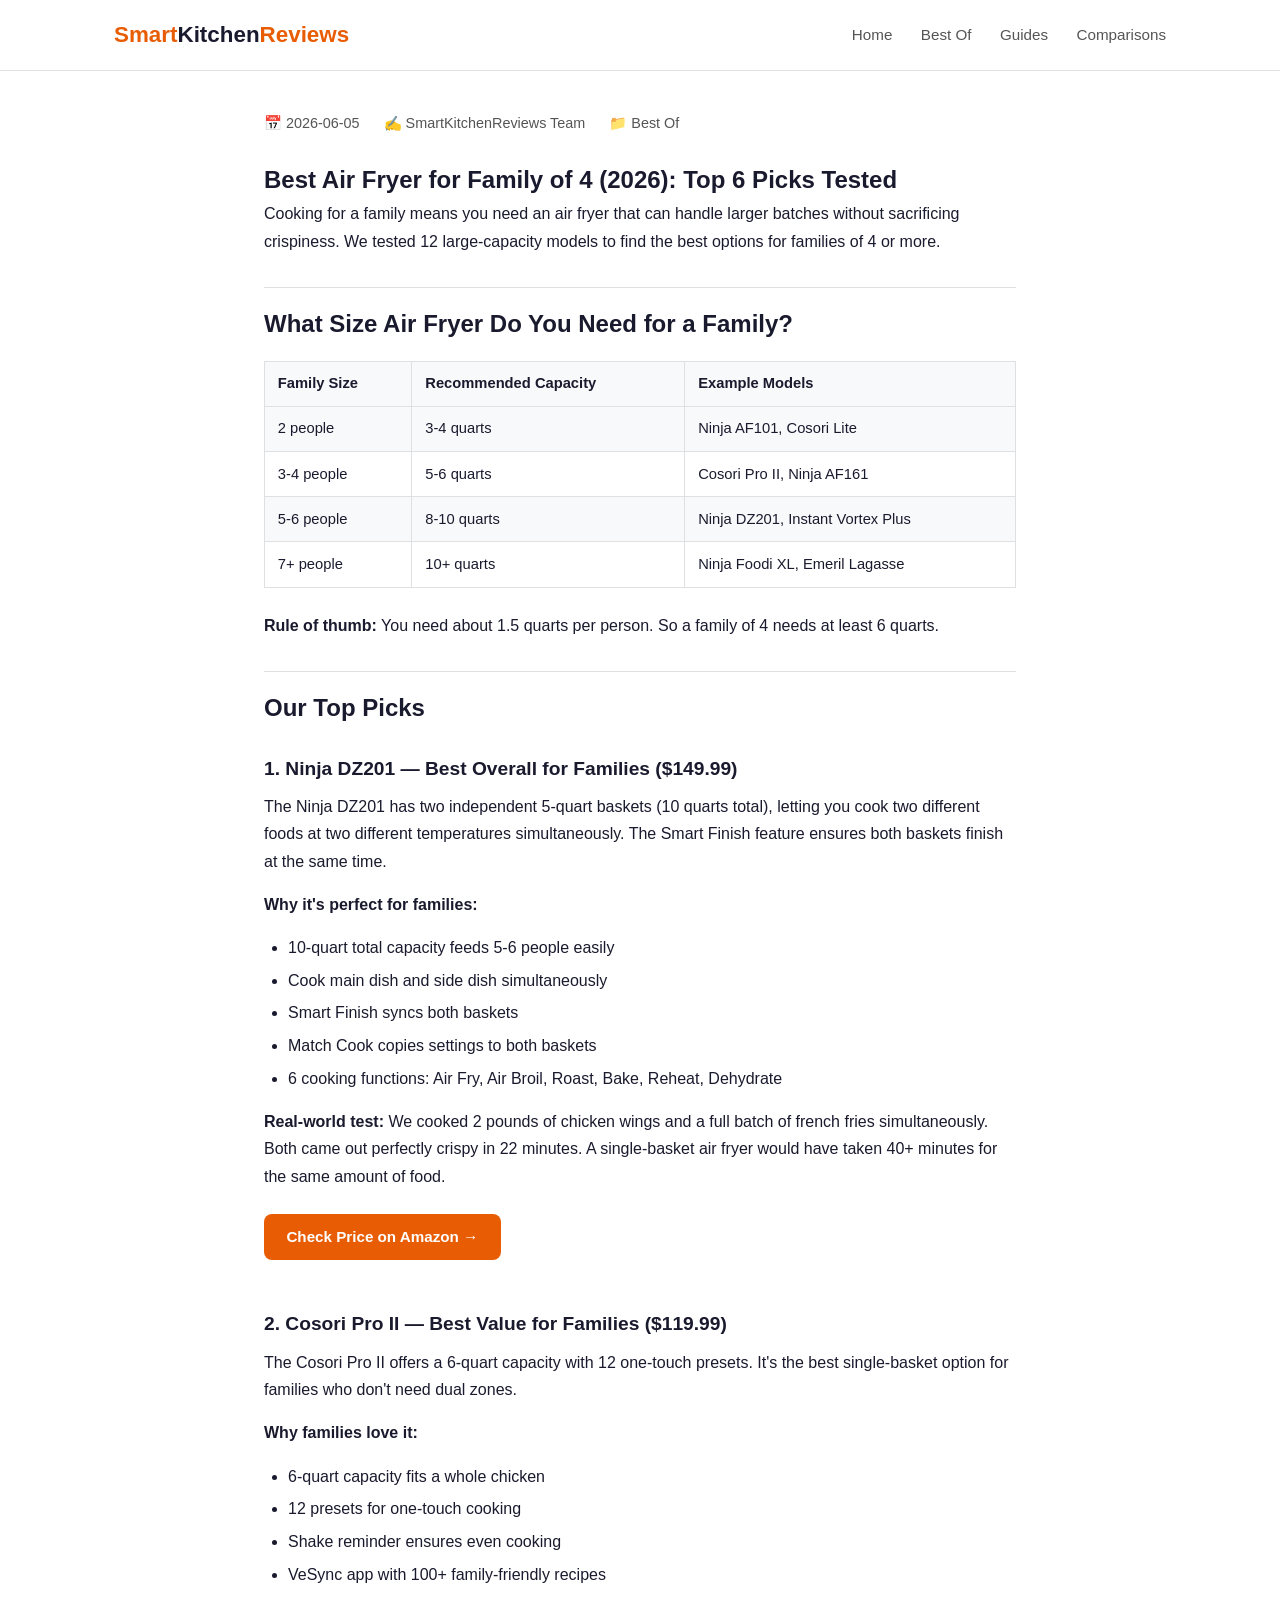
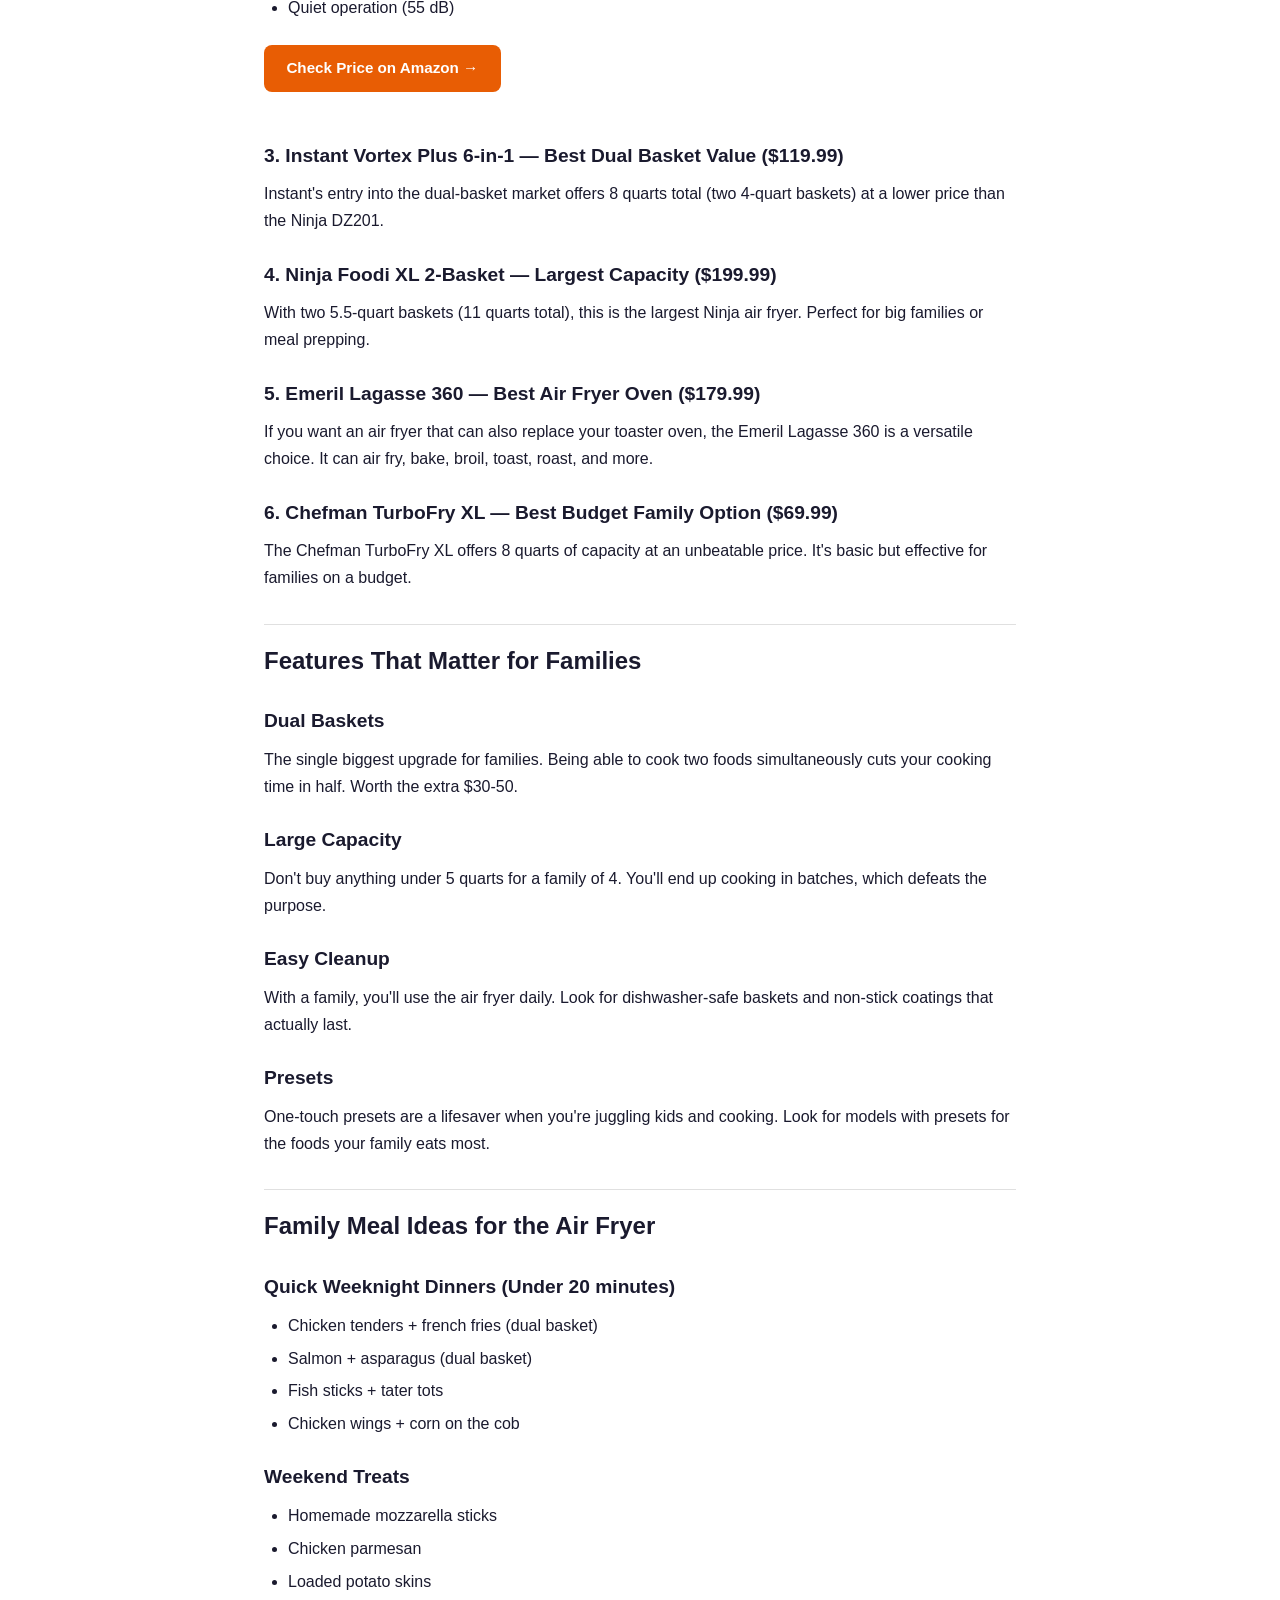
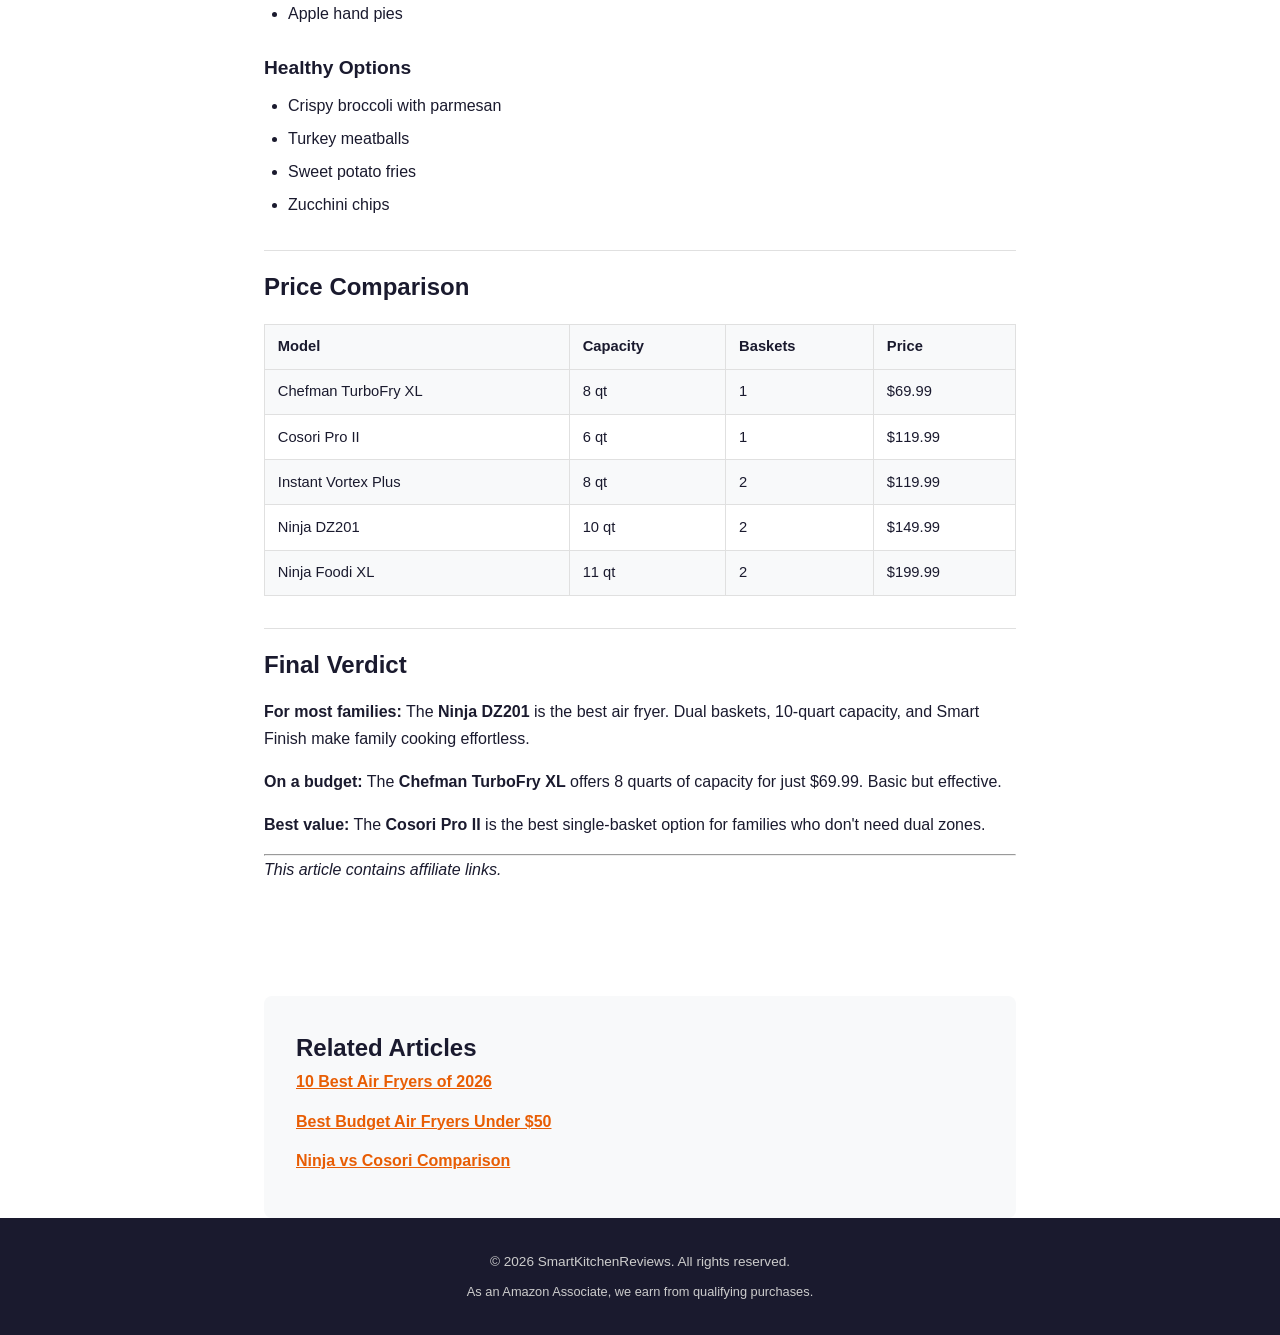
<file: best-air-fryer-for-family.html>
<!DOCTYPE html>
<html lang="en">
<head>
<meta charset="UTF-8">
<meta name="viewport" content="width=device-width, initial-scale=1.0">
<title>Best Air Fryer for Family of 4 (2026): Top 6 Picks Tested | SmartKitchenReviews</title>
<meta name="description" content="Cooking for a family? You need an air fryer with enough capacity. We tested 12 large-capacity models and ranked the best for families of 4+.">
<meta name="keywords" content="best air fryer for family, large air fryer, air fryer for family of 4, big air fryer">
<meta name="author" content="SmartKitchenReviews Team">
<link rel="canonical" href="https://ca-soom.github.io/smartkitchenreviews/best-air-fryer-for-family.html">
<meta property="og:title" content="Best Air Fryer for Family of 4 (2026): Top 6 Picks Tested">
<meta property="og:description" content="Cooking for a family? You need an air fryer with enough capacity. We tested 12 large-capacity models and ranked the best for families of 4+.">
<meta property="og:type" content="article">
<meta property="og:url" content="https://ca-soom.github.io/smartkitchenreviews/best-air-fryer-for-family.html">
<meta name="twitter:card" content="summary_large_image">
<meta name="twitter:title" content="Best Air Fryer for Family of 4 (2026): Top 6 Picks Tested">
<meta name="twitter:description" content="Cooking for a family? You need an air fryer with enough capacity. We tested 12 large-capacity models and ranked the best for families of 4+.">
<script type="application/ld+json">{"@context": "https://schema.org", "@type": "Article", "headline": "Best Air Fryer for Family of 4 (2026): Top 6 Picks Tested", "description": "Cooking for a family? You need an air fryer with enough capacity. We tested 12 large-capacity models and ranked the best for families of 4+.", "datePublished": "2026-06-05", "author": {"@type": "Organization", "name": "SmartKitchenReviews Team"}, "publisher": {"@type": "Organization", "name": "SmartKitchenReviews"}, "mainEntityOfPage": "https://ca-soom.github.io/smartkitchenreviews/best-air-fryer-for-family.html"}</script>
<link rel="stylesheet" href="css/style.css">
</head>
<body>
<header class="site-header">
<div class="container">
<a href="index.html" class="site-logo">Smart<span>Kitchen</span>Reviews</a>
<nav class="site-nav">
<a href="index.html">Home</a>
<a href="index.html#best-of">Best Of</a>
<a href="index.html#how-to">Guides</a>
<a href="index.html#vs">Comparisons</a>
</nav>
</div>
</header>
<main class="container">
<article>
<div class="article-header">
<div class="article-meta">
<span>📅 2026-06-05</span>
<span>✍️ SmartKitchenReviews Team</span>
<span>📁 Best Of</span>
</div>
</div>
<div class="article-content">
<h1>Best Air Fryer for Family of 4 (2026): Top 6 Picks Tested</h1>
<p>Cooking for a family means you need an air fryer that can handle larger batches without sacrificing crispiness. We tested 12 large-capacity models to find the best options for families of 4 or more.</p>
<h2>What Size Air Fryer Do You Need for a Family?</h2>
<table>
<tr><th>Family Size</th><th>Recommended Capacity</th><th>Example Models</th></tr>
<tr><td>2 people</td><td>3-4 quarts</td><td>Ninja AF101, Cosori Lite</td></tr>
<tr><td>3-4 people</td><td>5-6 quarts</td><td>Cosori Pro II, Ninja AF161</td></tr>
<tr><td>5-6 people</td><td>8-10 quarts</td><td>Ninja DZ201, Instant Vortex Plus</td></tr>
<tr><td>7+ people</td><td>10+ quarts</td><td>Ninja Foodi XL, Emeril Lagasse</td></tr>
</table>
<p><strong>Rule of thumb:</strong> You need about 1.5 quarts per person. So a family of 4 needs at least 6 quarts.</p>
<h2>Our Top Picks</h2>
<h3>1. Ninja DZ201 — Best Overall for Families ($149.99)</h3>
<p>The Ninja DZ201 has two independent 5-quart baskets (10 quarts total), letting you cook two different foods at two different temperatures simultaneously. The Smart Finish feature ensures both baskets finish at the same time.</p>
<p><strong>Why it's perfect for families:</strong></p>
<ul>
<li>10-quart total capacity feeds 5-6 people easily</li>
<li>Cook main dish and side dish simultaneously</li>
<li>Smart Finish syncs both baskets</li>
<li>Match Cook copies settings to both baskets</li>
<li>6 cooking functions: Air Fry, Air Broil, Roast, Bake, Reheat, Dehydrate</li>
</ul>
<p><strong>Real-world test:</strong> We cooked 2 pounds of chicken wings and a full batch of french fries simultaneously. Both came out perfectly crispy in 22 minutes. A single-basket air fryer would have taken 40+ minutes for the same amount of food.</p>
<p><a href="https://www.amazon.com/dp/B0936N6HML?tag=smartkitchen-20" class="affiliate-btn">Check Price on Amazon →</a></p>
<h3>2. Cosori Pro II — Best Value for Families ($119.99)</h3>
<p>The Cosori Pro II offers a 6-quart capacity with 12 one-touch presets. It's the best single-basket option for families who don't need dual zones.</p>
<p><strong>Why families love it:</strong></p>
<ul>
<li>6-quart capacity fits a whole chicken</li>
<li>12 presets for one-touch cooking</li>
<li>Shake reminder ensures even cooking</li>
<li>VeSync app with 100+ family-friendly recipes</li>
<li>Quiet operation (55 dB)</li>
</ul>
<p><a href="https://www.amazon.com/dp/B0BX3RK2TK?tag=smartkitchen-20" class="affiliate-btn">Check Price on Amazon →</a></p>
<h3>3. Instant Vortex Plus 6-in-1 — Best Dual Basket Value ($119.99)</h3>
<p>Instant's entry into the dual-basket market offers 8 quarts total (two 4-quart baskets) at a lower price than the Ninja DZ201.</p>
<h3>4. Ninja Foodi XL 2-Basket — Largest Capacity ($199.99)</h3>
<p>With two 5.5-quart baskets (11 quarts total), this is the largest Ninja air fryer. Perfect for big families or meal prepping.</p>
<h3>5. Emeril Lagasse 360 — Best Air Fryer Oven ($179.99)</h3>
<p>If you want an air fryer that can also replace your toaster oven, the Emeril Lagasse 360 is a versatile choice. It can air fry, bake, broil, toast, roast, and more.</p>
<h3>6. Chefman TurboFry XL — Best Budget Family Option ($69.99)</h3>
<p>The Chefman TurboFry XL offers 8 quarts of capacity at an unbeatable price. It's basic but effective for families on a budget.</p>
<h2>Features That Matter for Families</h2>
<h3>Dual Baskets</h3>
<p>The single biggest upgrade for families. Being able to cook two foods simultaneously cuts your cooking time in half. Worth the extra $30-50.</p>
<h3>Large Capacity</h3>
<p>Don't buy anything under 5 quarts for a family of 4. You'll end up cooking in batches, which defeats the purpose.</p>
<h3>Easy Cleanup</h3>
<p>With a family, you'll use the air fryer daily. Look for dishwasher-safe baskets and non-stick coatings that actually last.</p>
<h3>Presets</h3>
<p>One-touch presets are a lifesaver when you're juggling kids and cooking. Look for models with presets for the foods your family eats most.</p>
<h2>Family Meal Ideas for the Air Fryer</h2>
<h3>Quick Weeknight Dinners (Under 20 minutes)</h3>
<ul>
<li>Chicken tenders + french fries (dual basket)</li>
<li>Salmon + asparagus (dual basket)</li>
<li>Fish sticks + tater tots</li>
<li>Chicken wings + corn on the cob</li>
</ul>
<h3>Weekend Treats</h3>
<ul>
<li>Homemade mozzarella sticks</li>
<li>Chicken parmesan</li>
<li>Loaded potato skins</li>
<li>Apple hand pies</li>
</ul>
<h3>Healthy Options</h3>
<ul>
<li>Crispy broccoli with parmesan</li>
<li>Turkey meatballs</li>
<li>Sweet potato fries</li>
<li>Zucchini chips</li>
</ul>
<h2>Price Comparison</h2>
<table>
<tr><th>Model</th><th>Capacity</th><th>Baskets</th><th>Price</th></tr>
<tr><td>Chefman TurboFry XL</td><td>8 qt</td><td>1</td><td>$69.99</td></tr>
<tr><td>Cosori Pro II</td><td>6 qt</td><td>1</td><td>$119.99</td></tr>
<tr><td>Instant Vortex Plus</td><td>8 qt</td><td>2</td><td>$119.99</td></tr>
<tr><td>Ninja DZ201</td><td>10 qt</td><td>2</td><td>$149.99</td></tr>
<tr><td>Ninja Foodi XL</td><td>11 qt</td><td>2</td><td>$199.99</td></tr>
</table>
<h2>Final Verdict</h2>
<p><strong>For most families:</strong> The <strong>Ninja DZ201</strong> is the best air fryer. Dual baskets, 10-quart capacity, and Smart Finish make family cooking effortless.</p>
<p><strong>On a budget:</strong> The <strong>Chefman TurboFry XL</strong> offers 8 quarts of capacity for just $69.99. Basic but effective.</p>
<p><strong>Best value:</strong> The <strong>Cosori Pro II</strong> is the best single-basket option for families who don't need dual zones.</p>
<hr>
<p><em>This article contains affiliate links.</em></p>
</div>
<section class="related-articles" style="margin-top:3rem;padding:2rem;background:#f8f9fa;border-radius:8px;">
<h2>Related Articles</h2>
<ul style="list-style:none;padding:0;">
<li style="margin-bottom:0.75rem;"><a href="https://ca-soom.github.io/smartkitchenreviews/best-air-fryer-2026.html" style="color:#e85d04;font-weight:600;">10 Best Air Fryers of 2026</a></li>
<li style="margin-bottom:0.75rem;"><a href="https://ca-soom.github.io/smartkitchenreviews/best-budget-air-fryer-under-50.html" style="color:#e85d04;font-weight:600;">Best Budget Air Fryers Under $50</a></li>
<li style="margin-bottom:0.75rem;"><a href="https://ca-soom.github.io/smartkitchenreviews/ninja-vs-cosori-air-fryer.html" style="color:#e85d04;font-weight:600;">Ninja vs Cosori Comparison</a></li>
</ul>
</section>
</article>
</main>
<footer class="site-footer">
<div class="container">
<p>&copy; 2026 SmartKitchenReviews. All rights reserved.</p>
<p style="margin-top:0.5rem;font-size:0.8rem;">As an Amazon Associate, we earn from qualifying purchases.</p>
</div>
</footer>
</body>
</html>
</file>
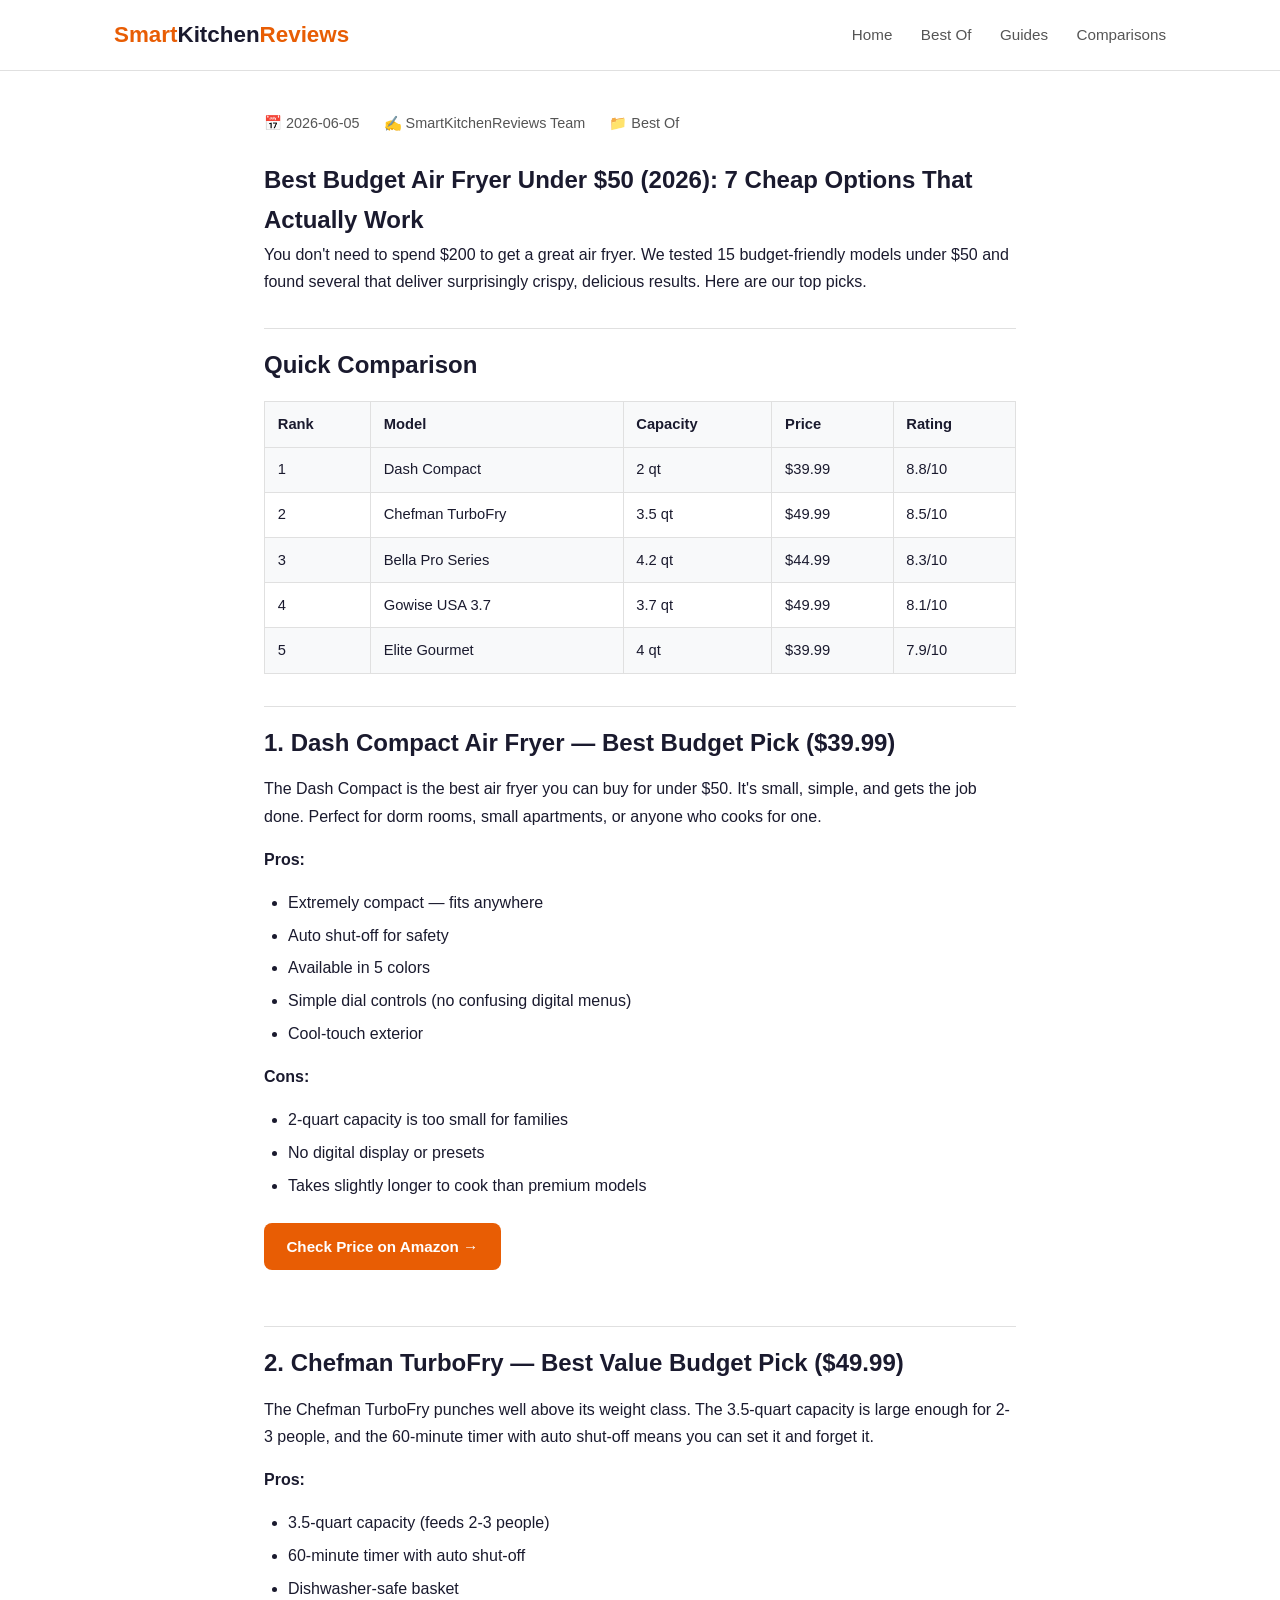
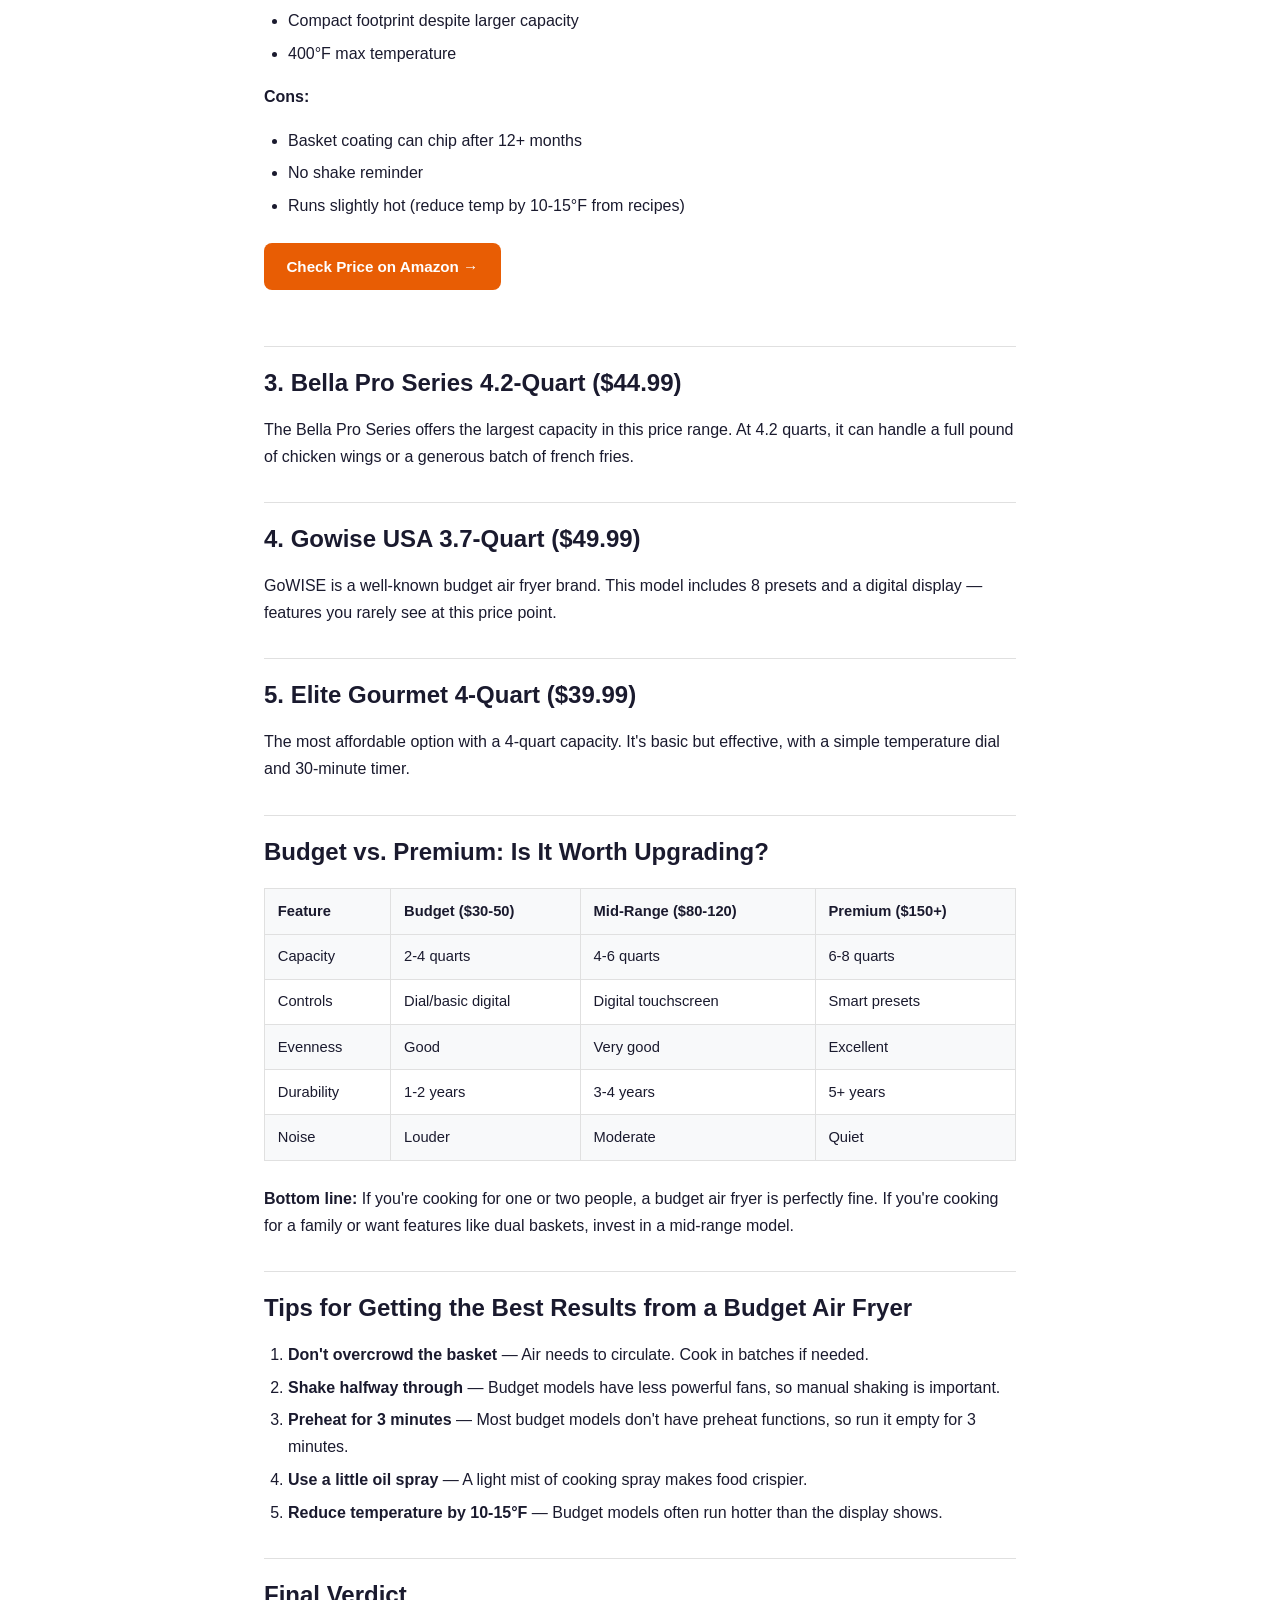
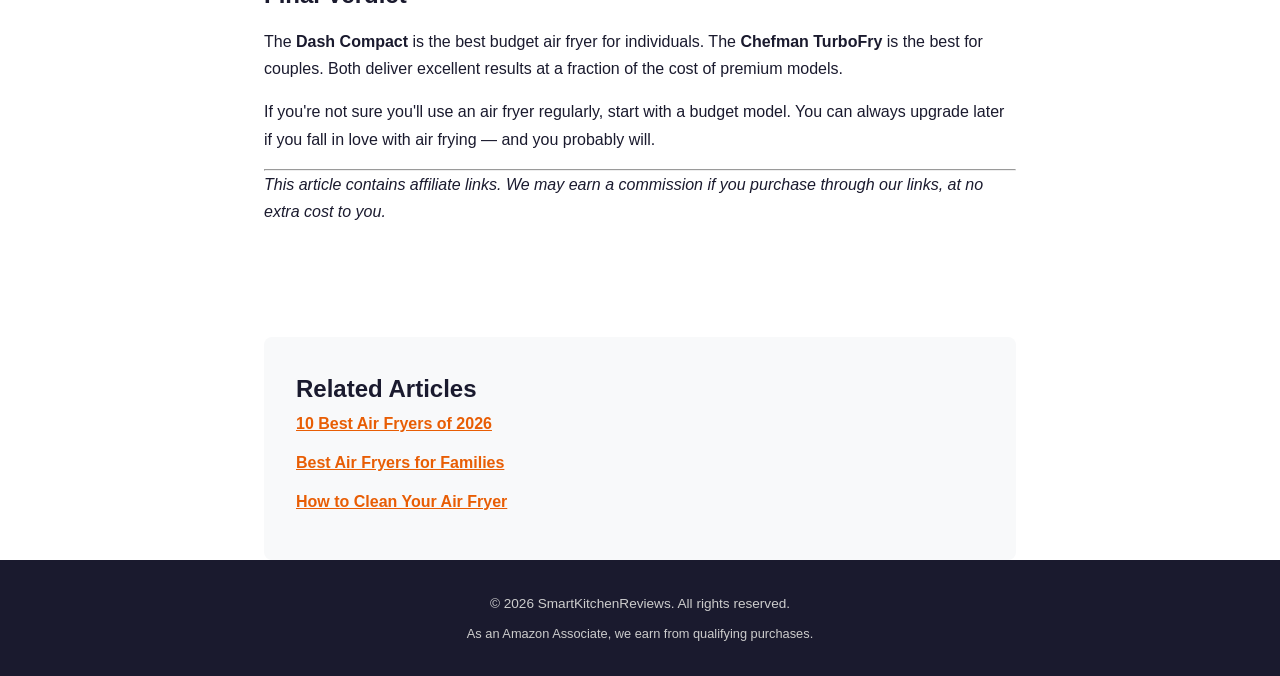
<file: best-budget-air-fryer-under-50.html>
<!DOCTYPE html>
<html lang="en">
<head>
<meta charset="UTF-8">
<meta name="viewport" content="width=device-width, initial-scale=1.0">
<title>Best Budget Air Fryer Under $50 (2026): 7 Cheap Options That Actually Work | SmartKitchenReviews</title>
<meta name="description" content="Don't overspend on an air fryer. We tested 15 budget models under $50 and found 7 that deliver crispy results without breaking the bank.">
<meta name="keywords" content="best budget air fryer, cheap air fryer under 50, air fryer under 50 dollars, affordable air fryer">
<meta name="author" content="SmartKitchenReviews Team">
<link rel="canonical" href="https://ca-soom.github.io/smartkitchenreviews/best-budget-air-fryer-under-50.html">
<meta property="og:title" content="Best Budget Air Fryer Under $50 (2026): 7 Cheap Options That Actually Work">
<meta property="og:description" content="Don't overspend on an air fryer. We tested 15 budget models under $50 and found 7 that deliver crispy results without breaking the bank.">
<meta property="og:type" content="article">
<meta property="og:url" content="https://ca-soom.github.io/smartkitchenreviews/best-budget-air-fryer-under-50.html">
<meta name="twitter:card" content="summary_large_image">
<meta name="twitter:title" content="Best Budget Air Fryer Under $50 (2026): 7 Cheap Options That Actually Work">
<meta name="twitter:description" content="Don't overspend on an air fryer. We tested 15 budget models under $50 and found 7 that deliver crispy results without breaking the bank.">
<script type="application/ld+json">{"@context": "https://schema.org", "@type": "Article", "headline": "Best Budget Air Fryer Under $50 (2026): 7 Cheap Options That Actually Work", "description": "Don't overspend on an air fryer. We tested 15 budget models under $50 and found 7 that deliver crispy results without breaking the bank.", "datePublished": "2026-06-05", "author": {"@type": "Organization", "name": "SmartKitchenReviews Team"}, "publisher": {"@type": "Organization", "name": "SmartKitchenReviews"}, "mainEntityOfPage": "https://ca-soom.github.io/smartkitchenreviews/best-budget-air-fryer-under-50.html"}</script>
<link rel="stylesheet" href="css/style.css">
</head>
<body>
<header class="site-header">
<div class="container">
<a href="index.html" class="site-logo">Smart<span>Kitchen</span>Reviews</a>
<nav class="site-nav">
<a href="index.html">Home</a>
<a href="index.html#best-of">Best Of</a>
<a href="index.html#how-to">Guides</a>
<a href="index.html#vs">Comparisons</a>
</nav>
</div>
</header>
<main class="container">
<article>
<div class="article-header">
<div class="article-meta">
<span>📅 2026-06-05</span>
<span>✍️ SmartKitchenReviews Team</span>
<span>📁 Best Of</span>
</div>
</div>
<div class="article-content">
<h1>Best Budget Air Fryer Under $50 (2026): 7 Cheap Options That Actually Work</h1>
<p>You don't need to spend $200 to get a great air fryer. We tested 15 budget-friendly models under $50 and found several that deliver surprisingly crispy, delicious results. Here are our top picks.</p>
<h2>Quick Comparison</h2>
<table>
<tr><th>Rank</th><th>Model</th><th>Capacity</th><th>Price</th><th>Rating</th></tr>
<tr><td>1</td><td>Dash Compact</td><td>2 qt</td><td>$39.99</td><td>8.8/10</td></tr>
<tr><td>2</td><td>Chefman TurboFry</td><td>3.5 qt</td><td>$49.99</td><td>8.5/10</td></tr>
<tr><td>3</td><td>Bella Pro Series</td><td>4.2 qt</td><td>$44.99</td><td>8.3/10</td></tr>
<tr><td>4</td><td>Gowise USA 3.7</td><td>3.7 qt</td><td>$49.99</td><td>8.1/10</td></tr>
<tr><td>5</td><td>Elite Gourmet</td><td>4 qt</td><td>$39.99</td><td>7.9/10</td></tr>
</table>
<h2>1. Dash Compact Air Fryer — Best Budget Pick ($39.99)</h2>
<p>The Dash Compact is the best air fryer you can buy for under $50. It's small, simple, and gets the job done. Perfect for dorm rooms, small apartments, or anyone who cooks for one.</p>
<p><strong>Pros:</strong></p>
<ul>
<li>Extremely compact — fits anywhere</li>
<li>Auto shut-off for safety</li>
<li>Available in 5 colors</li>
<li>Simple dial controls (no confusing digital menus)</li>
<li>Cool-touch exterior</li>
</ul>
<p><strong>Cons:</strong></p>
<ul>
<li>2-quart capacity is too small for families</li>
<li>No digital display or presets</li>
<li>Takes slightly longer to cook than premium models</li>
</ul>
<p><a href="https://www.amazon.com/dp/B07VM2GNRL?tag=smartkitchen-20" class="affiliate-btn">Check Price on Amazon →</a></p>
<h2>2. Chefman TurboFry — Best Value Budget Pick ($49.99)</h2>
<p>The Chefman TurboFry punches well above its weight class. The 3.5-quart capacity is large enough for 2-3 people, and the 60-minute timer with auto shut-off means you can set it and forget it.</p>
<p><strong>Pros:</strong></p>
<ul>
<li>3.5-quart capacity (feeds 2-3 people)</li>
<li>60-minute timer with auto shut-off</li>
<li>Dishwasher-safe basket</li>
<li>Compact footprint despite larger capacity</li>
<li>400°F max temperature</li>
</ul>
<p><strong>Cons:</strong></p>
<ul>
<li>Basket coating can chip after 12+ months</li>
<li>No shake reminder</li>
<li>Runs slightly hot (reduce temp by 10-15°F from recipes)</li>
</ul>
<p><a href="https://www.amazon.com/dp/B07W6P1J9G?tag=smartkitchen-20" class="affiliate-btn">Check Price on Amazon →</a></p>
<h2>3. Bella Pro Series 4.2-Quart ($44.99)</h2>
<p>The Bella Pro Series offers the largest capacity in this price range. At 4.2 quarts, it can handle a full pound of chicken wings or a generous batch of french fries.</p>
<h2>4. Gowise USA 3.7-Quart ($49.99)</h2>
<p>GoWISE is a well-known budget air fryer brand. This model includes 8 presets and a digital display — features you rarely see at this price point.</p>
<h2>5. Elite Gourmet 4-Quart ($39.99)</h2>
<p>The most affordable option with a 4-quart capacity. It's basic but effective, with a simple temperature dial and 30-minute timer.</p>
<h2>Budget vs. Premium: Is It Worth Upgrading?</h2>
<table>
<tr><th>Feature</th><th>Budget ($30-50)</th><th>Mid-Range ($80-120)</th><th>Premium ($150+)</th></tr>
<tr><td>Capacity</td><td>2-4 quarts</td><td>4-6 quarts</td><td>6-8 quarts</td></tr>
<tr><td>Controls</td><td>Dial/basic digital</td><td>Digital touchscreen</td><td>Smart presets</td></tr>
<tr><td>Evenness</td><td>Good</td><td>Very good</td><td>Excellent</td></tr>
<tr><td>Durability</td><td>1-2 years</td><td>3-4 years</td><td>5+ years</td></tr>
<tr><td>Noise</td><td>Louder</td><td>Moderate</td><td>Quiet</td></tr>
</table>
<p><strong>Bottom line:</strong> If you're cooking for one or two people, a budget air fryer is perfectly fine. If you're cooking for a family or want features like dual baskets, invest in a mid-range model.</p>
<h2>Tips for Getting the Best Results from a Budget Air Fryer</h2>
<ol>
<li><strong>Don't overcrowd the basket</strong> — Air needs to circulate. Cook in batches if needed.</li>
<li><strong>Shake halfway through</strong> — Budget models have less powerful fans, so manual shaking is important.</li>
<li><strong>Preheat for 3 minutes</strong> — Most budget models don't have preheat functions, so run it empty for 3 minutes.</li>
<li><strong>Use a little oil spray</strong> — A light mist of cooking spray makes food crispier.</li>
<li><strong>Reduce temperature by 10-15°F</strong> — Budget models often run hotter than the display shows.</li>
</ol>
<h2>Final Verdict</h2>
<p>The <strong>Dash Compact</strong> is the best budget air fryer for individuals. The <strong>Chefman TurboFry</strong> is the best for couples. Both deliver excellent results at a fraction of the cost of premium models.</p>
<p>If you're not sure you'll use an air fryer regularly, start with a budget model. You can always upgrade later if you fall in love with air frying — and you probably will.</p>
<hr>
<p><em>This article contains affiliate links. We may earn a commission if you purchase through our links, at no extra cost to you.</em></p>
</div>
<section class="related-articles" style="margin-top:3rem;padding:2rem;background:#f8f9fa;border-radius:8px;">
<h2>Related Articles</h2>
<ul style="list-style:none;padding:0;">
<li style="margin-bottom:0.75rem;"><a href="https://ca-soom.github.io/smartkitchenreviews/best-air-fryer-2026.html" style="color:#e85d04;font-weight:600;">10 Best Air Fryers of 2026</a></li>
<li style="margin-bottom:0.75rem;"><a href="https://ca-soom.github.io/smartkitchenreviews/best-air-fryer-for-family.html" style="color:#e85d04;font-weight:600;">Best Air Fryers for Families</a></li>
<li style="margin-bottom:0.75rem;"><a href="https://ca-soom.github.io/smartkitchenreviews/how-to-clean-air-fryer.html" style="color:#e85d04;font-weight:600;">How to Clean Your Air Fryer</a></li>
</ul>
</section>
</article>
</main>
<footer class="site-footer">
<div class="container">
<p>&copy; 2026 SmartKitchenReviews. All rights reserved.</p>
<p style="margin-top:0.5rem;font-size:0.8rem;">As an Amazon Associate, we earn from qualifying purchases.</p>
</div>
</footer>
</body>
</html>
</file>
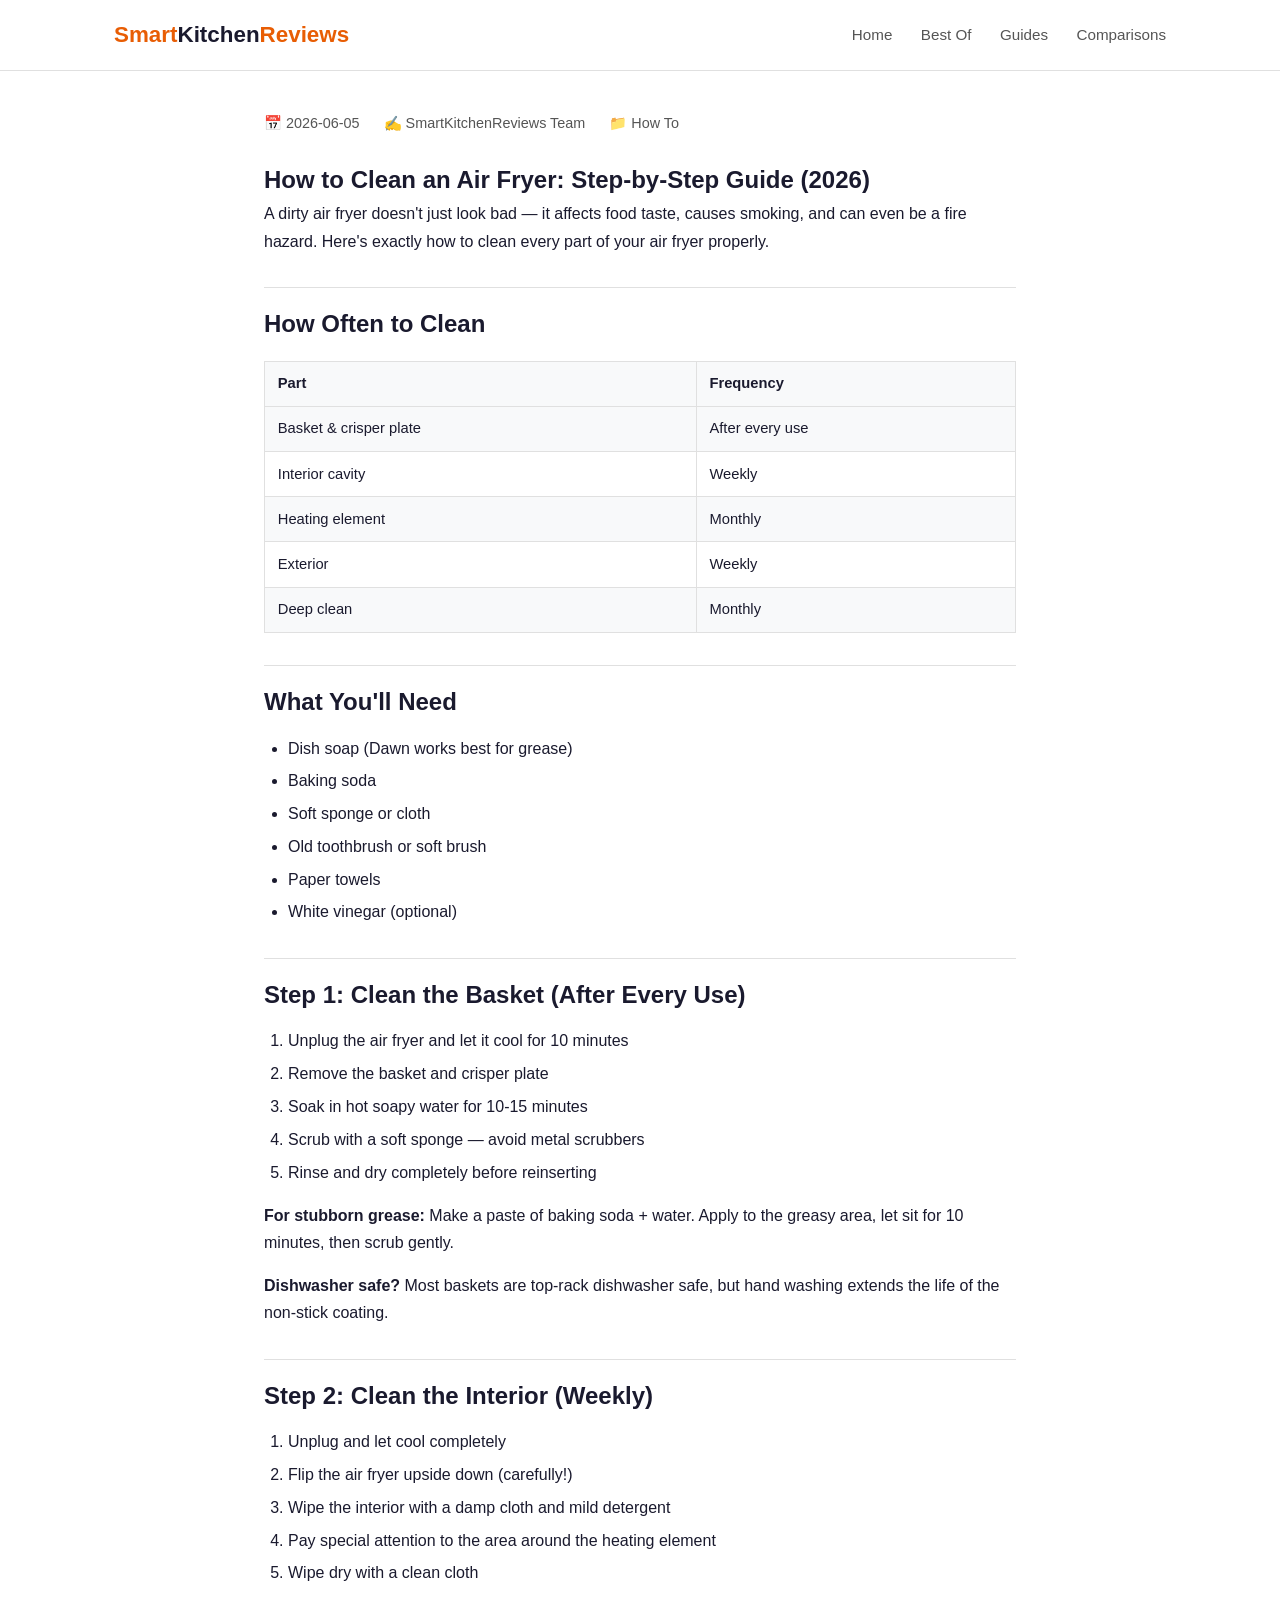
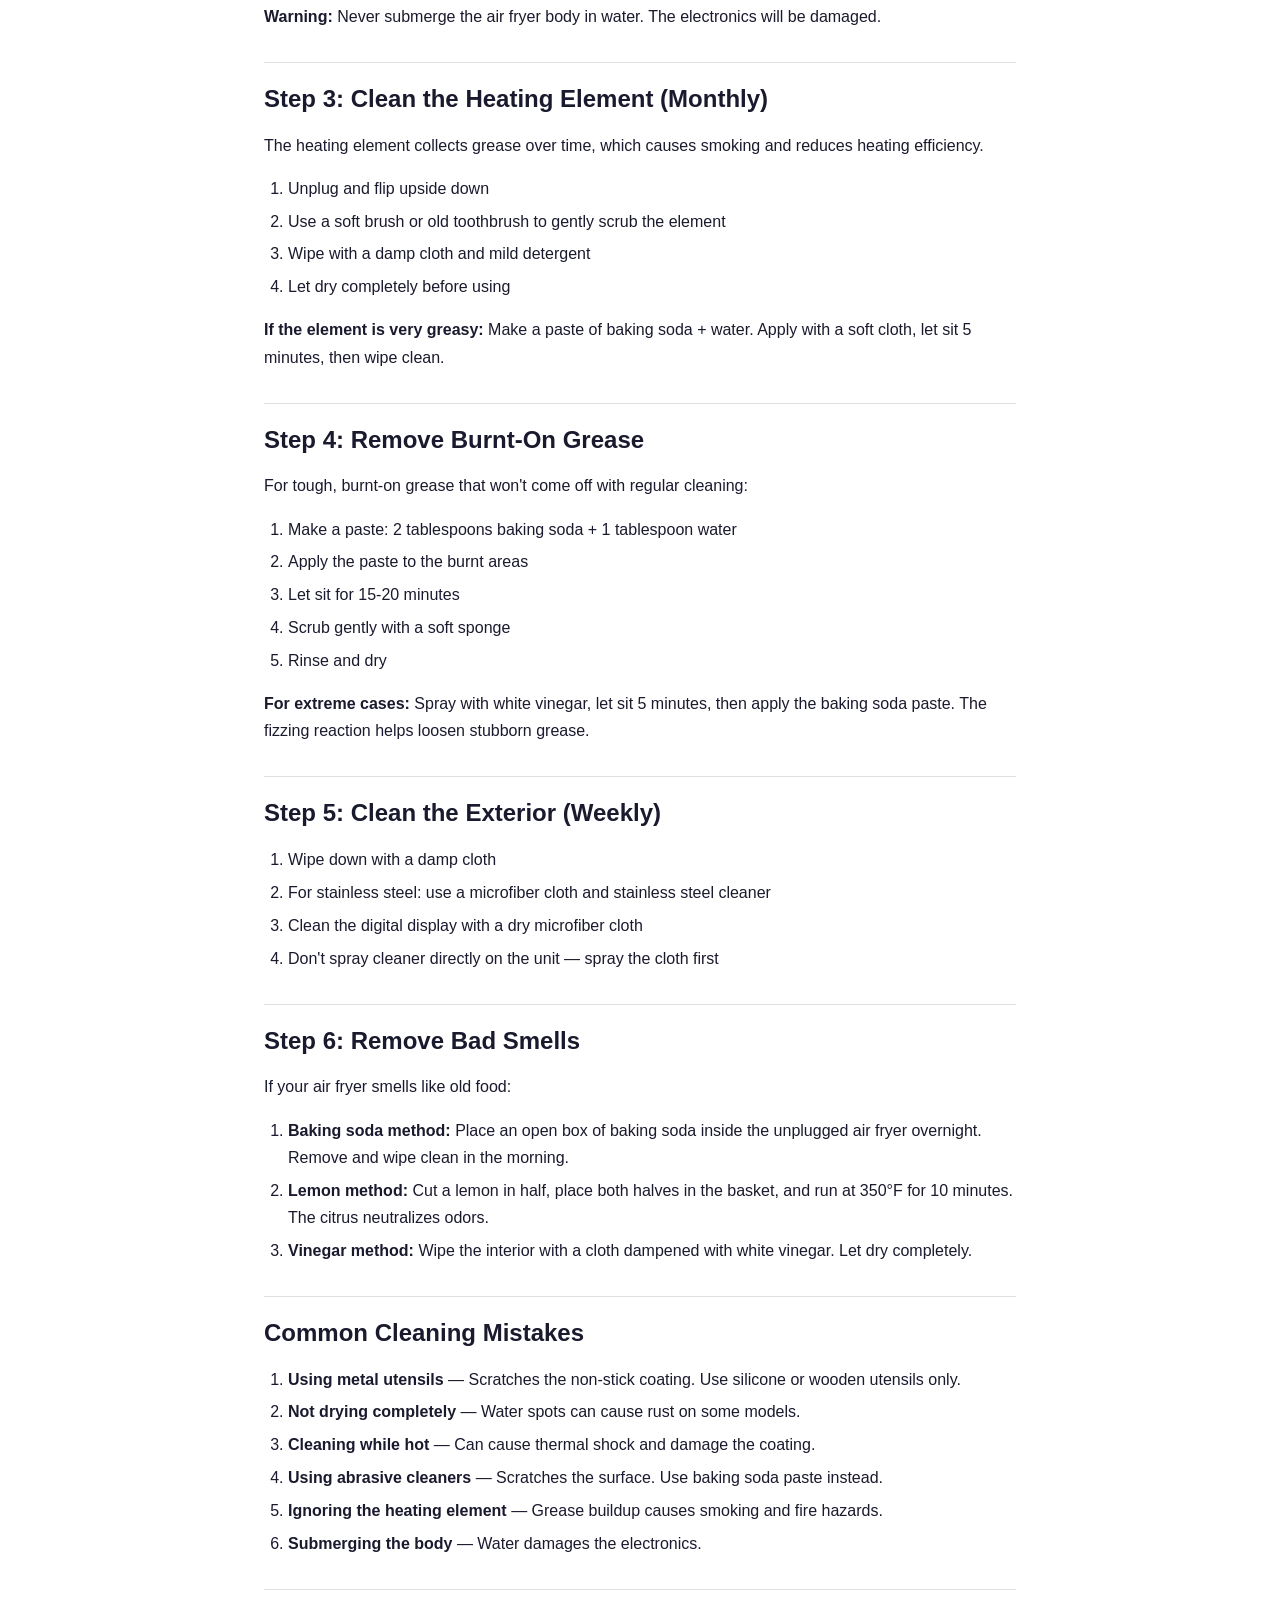
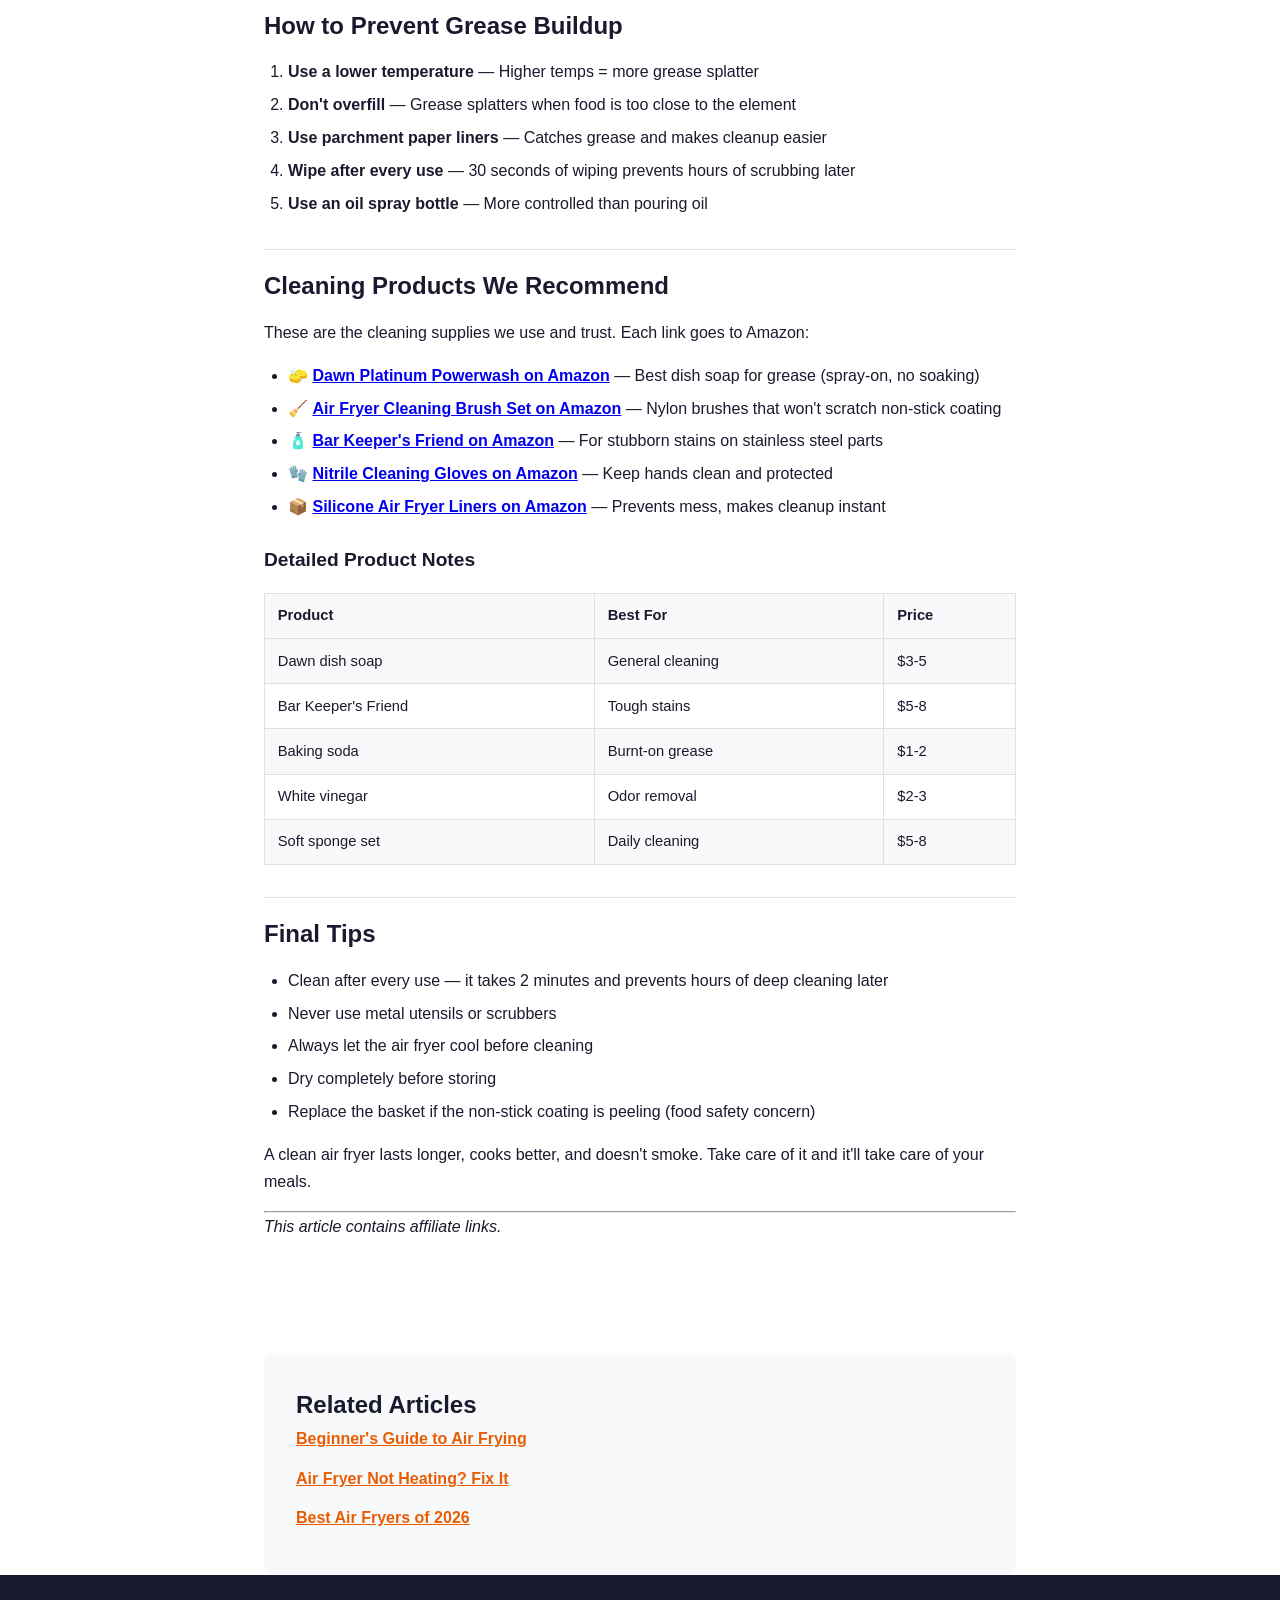
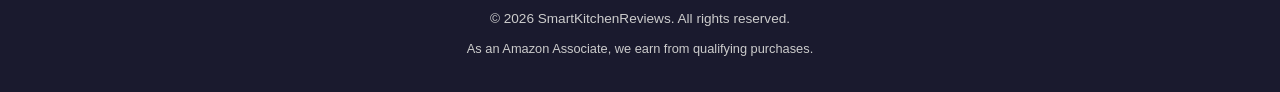
<file: how-to-clean-air-fryer.html>
<!DOCTYPE html>
<html lang="en">
<head>
<meta charset="UTF-8">
<meta name="viewport" content="width=device-width, initial-scale=1.0">
<title>How to Clean an Air Fryer: Step-by-Step Guide (2026) | SmartKitchenReviews</title>
<meta name="description" content="Your air fryer is dirty and smelly? Here's exactly how to clean it properly — basket, heating element, exterior, and remove burnt-on grease.">
<meta name="keywords" content="how to clean air fryer, air fryer cleaning, clean air fryer basket, remove grease air fryer">
<meta name="author" content="SmartKitchenReviews Team">
<link rel="canonical" href="https://ca-soom.github.io/smartkitchenreviews/how-to-clean-air-fryer.html">
<meta property="og:title" content="How to Clean an Air Fryer: Step-by-Step Guide (2026)">
<meta property="og:description" content="Your air fryer is dirty and smelly? Here's exactly how to clean it properly — basket, heating element, exterior, and remove burnt-on grease.">
<meta property="og:type" content="article">
<meta property="og:url" content="https://ca-soom.github.io/smartkitchenreviews/how-to-clean-air-fryer.html">
<meta name="twitter:card" content="summary_large_image">
<meta name="twitter:title" content="How to Clean an Air Fryer: Step-by-Step Guide (2026)">
<meta name="twitter:description" content="Your air fryer is dirty and smelly? Here's exactly how to clean it properly — basket, heating element, exterior, and remove burnt-on grease.">
<script type="application/ld+json">{"@context": "https://schema.org", "@type": "Article", "headline": "How to Clean an Air Fryer: Step-by-Step Guide (2026)", "description": "Your air fryer is dirty and smelly? Here's exactly how to clean it properly \u2014 basket, heating element, exterior, and remove burnt-on grease.", "datePublished": "2026-06-05", "author": {"@type": "Organization", "name": "SmartKitchenReviews Team"}, "publisher": {"@type": "Organization", "name": "SmartKitchenReviews"}, "mainEntityOfPage": "https://ca-soom.github.io/smartkitchenreviews/how-to-clean-air-fryer.html"}</script>
<link rel="stylesheet" href="css/style.css">
</head>
<body>
<header class="site-header">
<div class="container">
<a href="index.html" class="site-logo">Smart<span>Kitchen</span>Reviews</a>
<nav class="site-nav">
<a href="index.html">Home</a>
<a href="index.html#best-of">Best Of</a>
<a href="index.html#how-to">Guides</a>
<a href="index.html#vs">Comparisons</a>
</nav>
</div>
</header>
<main class="container">
<article>
<div class="article-header">
<div class="article-meta">
<span>📅 2026-06-05</span>
<span>✍️ SmartKitchenReviews Team</span>
<span>📁 How To</span>
</div>
</div>
<div class="article-content">
<h1>How to Clean an Air Fryer: Step-by-Step Guide (2026)</h1>
<p>A dirty air fryer doesn't just look bad — it affects food taste, causes smoking, and can even be a fire hazard. Here's exactly how to clean every part of your air fryer properly.</p>
<h2>How Often to Clean</h2>
<table>
<tr><th>Part</th><th>Frequency</th></tr>
<tr><td>Basket & crisper plate</td><td>After every use</td></tr>
<tr><td>Interior cavity</td><td>Weekly</td></tr>
<tr><td>Heating element</td><td>Monthly</td></tr>
<tr><td>Exterior</td><td>Weekly</td></tr>
<tr><td>Deep clean</td><td>Monthly</td></tr>
</table>
<h2>What You'll Need</h2>
<ul>
<li>Dish soap (Dawn works best for grease)</li>
<li>Baking soda</li>
<li>Soft sponge or cloth</li>
<li>Old toothbrush or soft brush</li>
<li>Paper towels</li>
<li>White vinegar (optional)</li>
</ul>
<h2>Step 1: Clean the Basket (After Every Use)</h2>
<ol>
<li>Unplug the air fryer and let it cool for 10 minutes</li>
<li>Remove the basket and crisper plate</li>
<li>Soak in hot soapy water for 10-15 minutes</li>
<li>Scrub with a soft sponge — avoid metal scrubbers</li>
<li>Rinse and dry completely before reinserting</li>
</ol>
<p><strong>For stubborn grease:</strong> Make a paste of baking soda + water. Apply to the greasy area, let sit for 10 minutes, then scrub gently.</p>
<p><strong>Dishwasher safe?</strong> Most baskets are top-rack dishwasher safe, but hand washing extends the life of the non-stick coating.</p>
<h2>Step 2: Clean the Interior (Weekly)</h2>
<ol>
<li>Unplug and let cool completely</li>
<li>Flip the air fryer upside down (carefully!)</li>
<li>Wipe the interior with a damp cloth and mild detergent</li>
<li>Pay special attention to the area around the heating element</li>
<li>Wipe dry with a clean cloth</li>
</ol>
<p><strong>Warning:</strong> Never submerge the air fryer body in water. The electronics will be damaged.</p>
<h2>Step 3: Clean the Heating Element (Monthly)</h2>
<p>The heating element collects grease over time, which causes smoking and reduces heating efficiency.</p>
<ol>
<li>Unplug and flip upside down</li>
<li>Use a soft brush or old toothbrush to gently scrub the element</li>
<li>Wipe with a damp cloth and mild detergent</li>
<li>Let dry completely before using</li>
</ol>
<p><strong>If the element is very greasy:</strong> Make a paste of baking soda + water. Apply with a soft cloth, let sit 5 minutes, then wipe clean.</p>
<h2>Step 4: Remove Burnt-On Grease</h2>
<p>For tough, burnt-on grease that won't come off with regular cleaning:</p>
<ol>
<li>Make a paste: 2 tablespoons baking soda + 1 tablespoon water</li>
<li>Apply the paste to the burnt areas</li>
<li>Let sit for 15-20 minutes</li>
<li>Scrub gently with a soft sponge</li>
<li>Rinse and dry</li>
</ol>
<p><strong>For extreme cases:</strong> Spray with white vinegar, let sit 5 minutes, then apply the baking soda paste. The fizzing reaction helps loosen stubborn grease.</p>
<h2>Step 5: Clean the Exterior (Weekly)</h2>
<ol>
<li>Wipe down with a damp cloth</li>
<li>For stainless steel: use a microfiber cloth and stainless steel cleaner</li>
<li>Clean the digital display with a dry microfiber cloth</li>
<li>Don't spray cleaner directly on the unit — spray the cloth first</li>
</ol>
<h2>Step 6: Remove Bad Smells</h2>
<p>If your air fryer smells like old food:</p>
<ol>
<li><strong>Baking soda method:</strong> Place an open box of baking soda inside the unplugged air fryer overnight. Remove and wipe clean in the morning.</li>
<li><strong>Lemon method:</strong> Cut a lemon in half, place both halves in the basket, and run at 350°F for 10 minutes. The citrus neutralizes odors.</li>
<li><strong>Vinegar method:</strong> Wipe the interior with a cloth dampened with white vinegar. Let dry completely.</li>
</ol>
<h2>Common Cleaning Mistakes</h2>
<ol>
<li><strong>Using metal utensils</strong> — Scratches the non-stick coating. Use silicone or wooden utensils only.</li>
<li><strong>Not drying completely</strong> — Water spots can cause rust on some models.</li>
<li><strong>Cleaning while hot</strong> — Can cause thermal shock and damage the coating.</li>
<li><strong>Using abrasive cleaners</strong> — Scratches the surface. Use baking soda paste instead.</li>
<li><strong>Ignoring the heating element</strong> — Grease buildup causes smoking and fire hazards.</li>
<li><strong>Submerging the body</strong> — Water damages the electronics.</li>
</ol>
<h2>How to Prevent Grease Buildup</h2>
<ol>
<li><strong>Use a lower temperature</strong> — Higher temps = more grease splatter</li>
<li><strong>Don't overfill</strong> — Grease splatters when food is too close to the element</li>
<li><strong>Use parchment paper liners</strong> — Catches grease and makes cleanup easier</li>
<li><strong>Wipe after every use</strong> — 30 seconds of wiping prevents hours of scrubbing later</li>
<li><strong>Use an oil spray bottle</strong> — More controlled than pouring oil</li>
</ol>
<h2>Cleaning Products We Recommend</h2>
<p>These are the cleaning supplies we use and trust. Each link goes to Amazon:</p>
<ul>
<li>🧽 <strong><a href="https://www.amazon.com/dp/B084GYTPNW?tag=smartkitchen-20">Dawn Platinum Powerwash on Amazon</a></strong> — Best dish soap for grease (spray-on, no soaking)</li>
<li>🧹 <strong><a href="https://www.amazon.com/dp/B0BX3DTPQ5?tag=smartkitchen-20">Air Fryer Cleaning Brush Set on Amazon</a></strong> — Nylon brushes that won't scratch non-stick coating</li>
<li>🧴 <strong><a href="https://www.amazon.com/dp/B0040TRGGY?tag=smartkitchen-20">Bar Keeper's Friend on Amazon</a></strong> — For stubborn stains on stainless steel parts</li>
<li>🧤 <strong><a href="https://www.amazon.com/dp/B07GBDMY1V?tag=smartkitchen-20">Nitrile Cleaning Gloves on Amazon</a></strong> — Keep hands clean and protected</li>
<li>📦 <strong><a href="https://www.amazon.com/dp/B0B5DL6MZ6?tag=smartkitchen-20">Silicone Air Fryer Liners on Amazon</a></strong> — Prevents mess, makes cleanup instant</li>
</ul>
<h3>Detailed Product Notes</h3>
<table>
<tr><th>Product</th><th>Best For</th><th>Price</th></tr>
<tr><td>Dawn dish soap</td><td>General cleaning</td><td>$3-5</td></tr>
<tr><td>Bar Keeper's Friend</td><td>Tough stains</td><td>$5-8</td></tr>
<tr><td>Baking soda</td><td>Burnt-on grease</td><td>$1-2</td></tr>
<tr><td>White vinegar</td><td>Odor removal</td><td>$2-3</td></tr>
<tr><td>Soft sponge set</td><td>Daily cleaning</td><td>$5-8</td></tr>
</table>
<h2>Final Tips</h2>
<ul>
<li>Clean after every use — it takes 2 minutes and prevents hours of deep cleaning later</li>
<li>Never use metal utensils or scrubbers</li>
<li>Always let the air fryer cool before cleaning</li>
<li>Dry completely before storing</li>
<li>Replace the basket if the non-stick coating is peeling (food safety concern)</li>
</ul>
<p>A clean air fryer lasts longer, cooks better, and doesn't smoke. Take care of it and it'll take care of your meals.</p>
<hr>
<p><em>This article contains affiliate links.</em></p>
</div>
<section class="related-articles" style="margin-top:3rem;padding:2rem;background:#f8f9fa;border-radius:8px;">
<h2>Related Articles</h2>
<ul style="list-style:none;padding:0;">
<li style="margin-bottom:0.75rem;"><a href="https://ca-soom.github.io/smartkitchenreviews/how-to-use-air-fryer-for-beginners.html" style="color:#e85d04;font-weight:600;">Beginner's Guide to Air Frying</a></li>
<li style="margin-bottom:0.75rem;"><a href="https://ca-soom.github.io/smartkitchenreviews/air-fryer-not-heating-fix.html" style="color:#e85d04;font-weight:600;">Air Fryer Not Heating? Fix It</a></li>
<li style="margin-bottom:0.75rem;"><a href="https://ca-soom.github.io/smartkitchenreviews/best-air-fryer-2026.html" style="color:#e85d04;font-weight:600;">Best Air Fryers of 2026</a></li>
</ul>
</section>
</article>
</main>
<footer class="site-footer">
<div class="container">
<p>&copy; 2026 SmartKitchenReviews. All rights reserved.</p>
<p style="margin-top:0.5rem;font-size:0.8rem;">As an Amazon Associate, we earn from qualifying purchases.</p>
</div>
</footer>
</body>
</html>
</file>
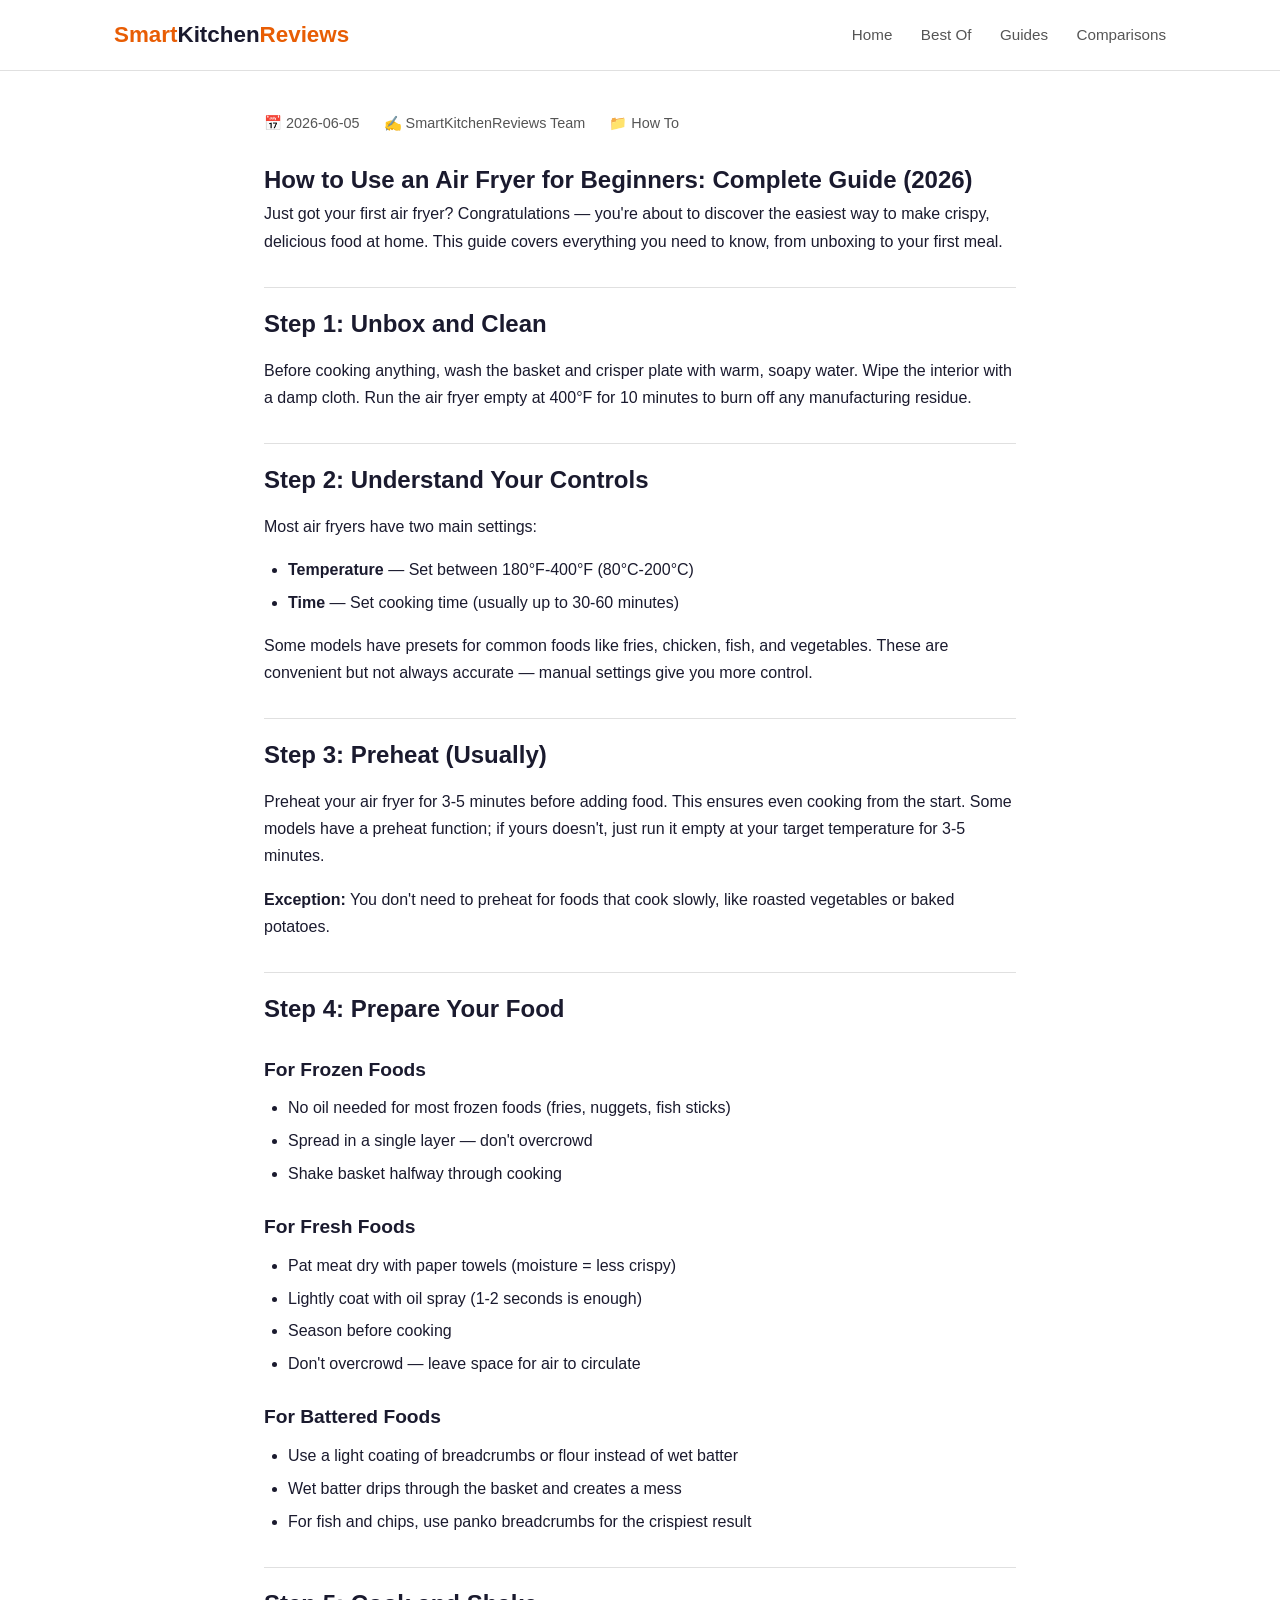
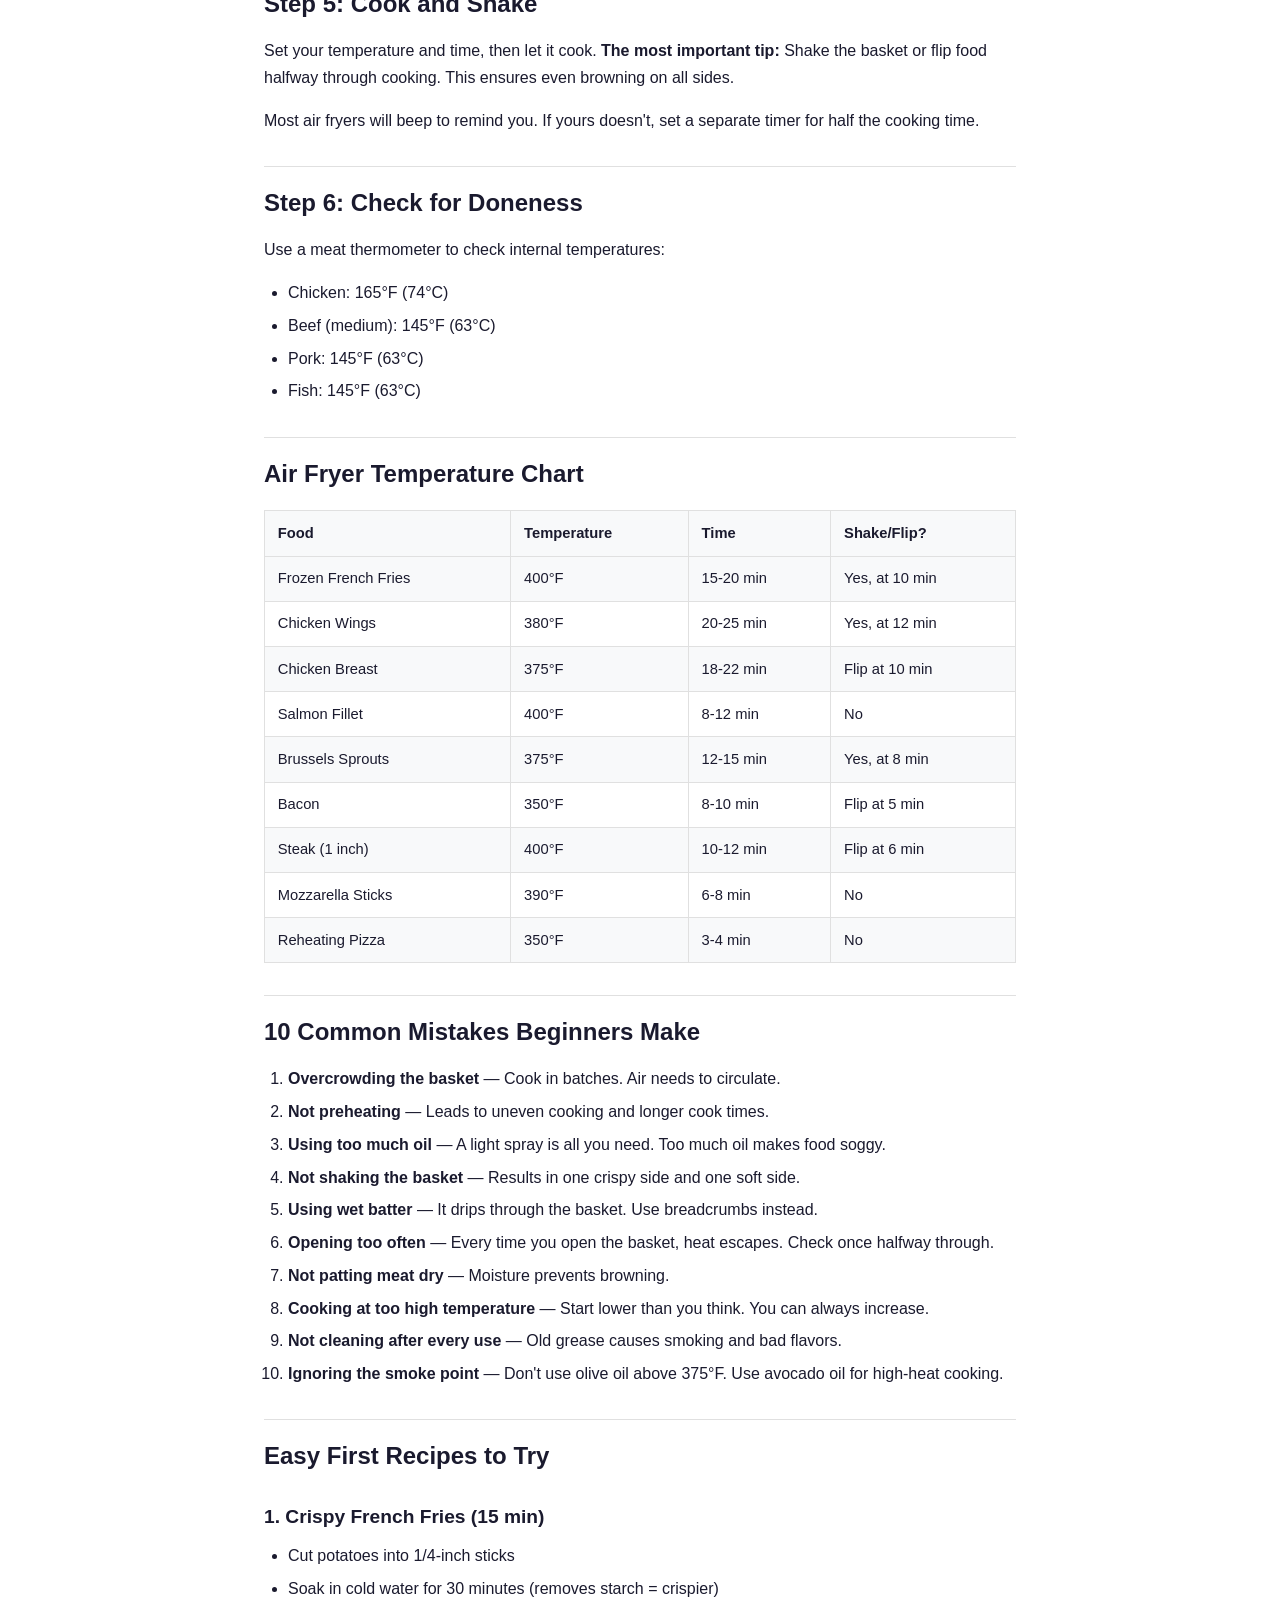
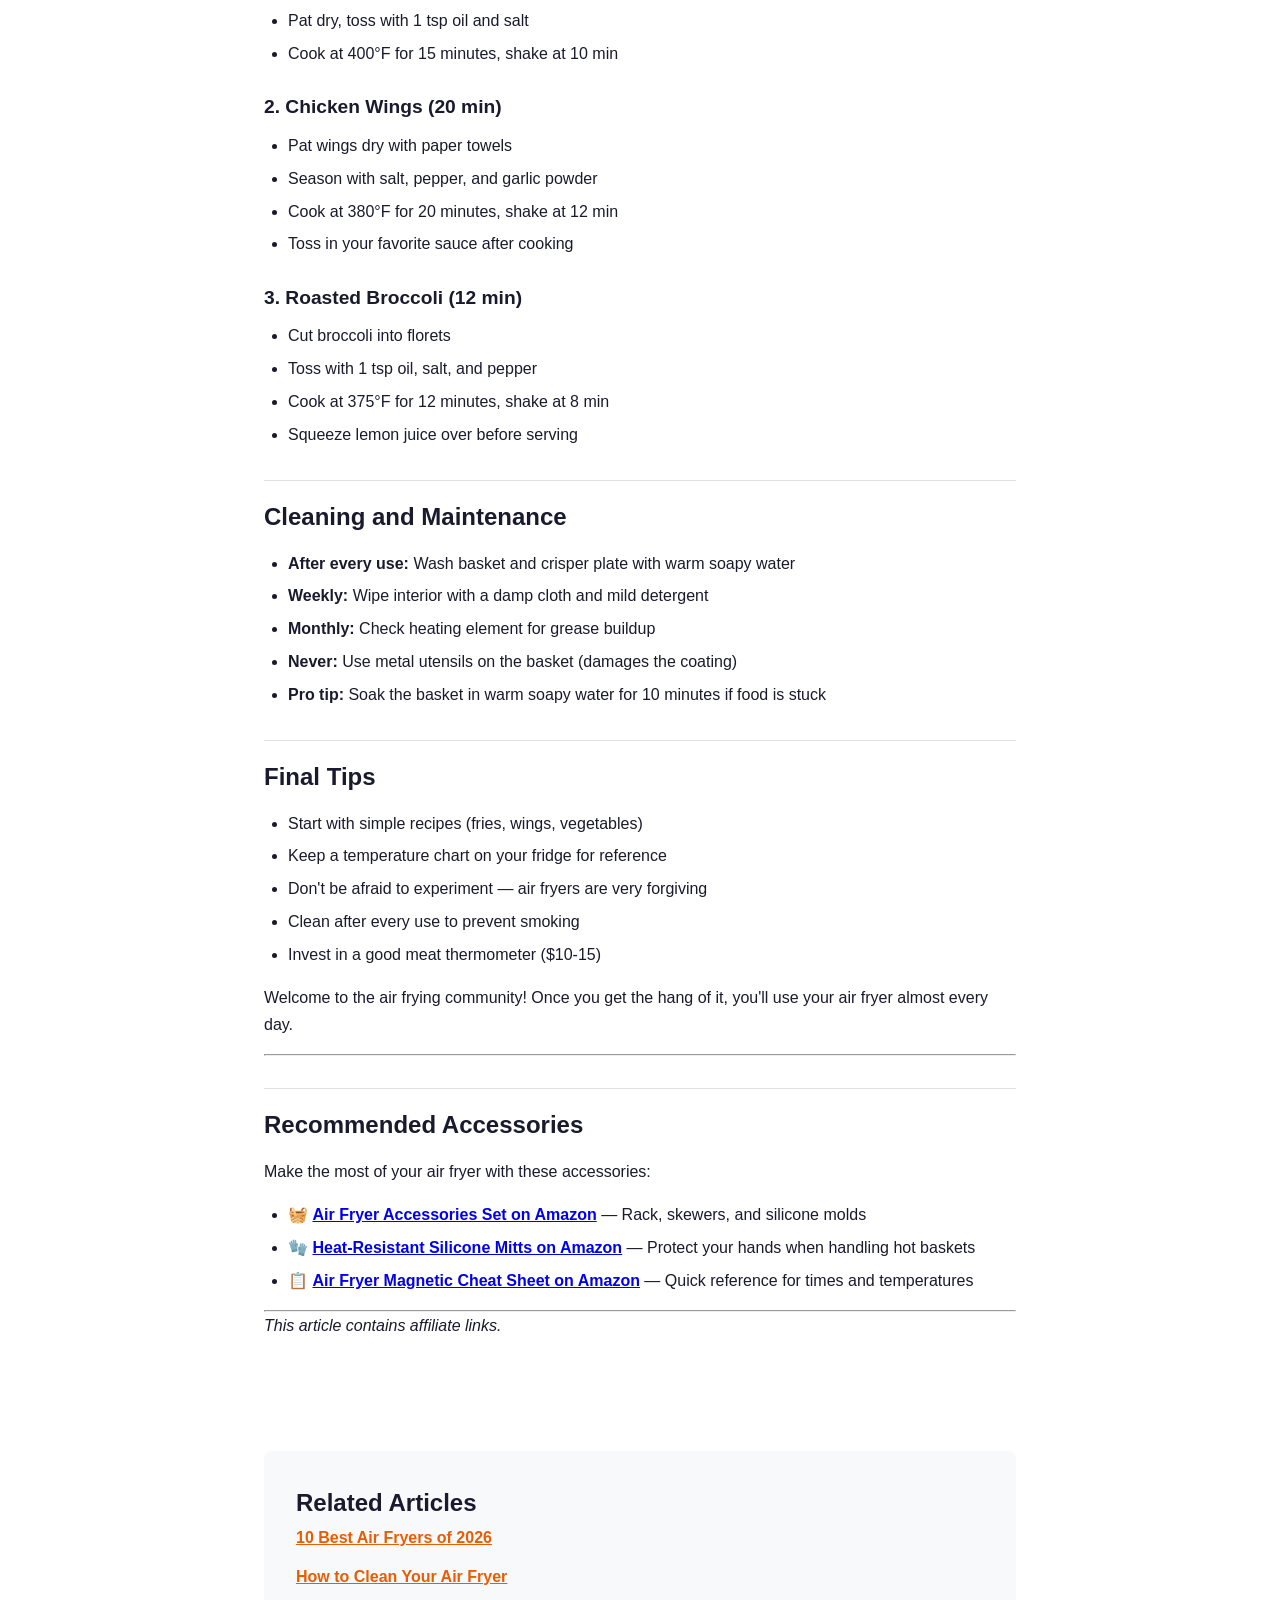
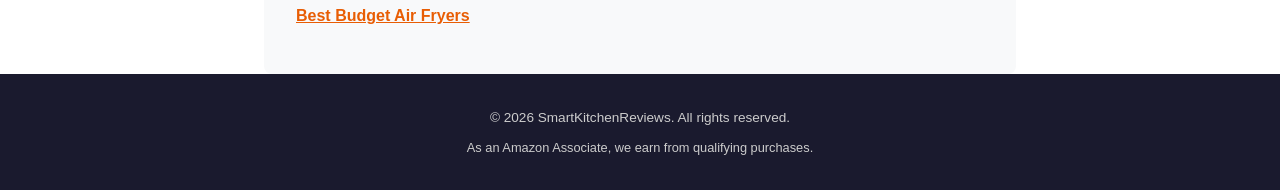
<file: how-to-use-air-fryer-for-beginners.html>
<!DOCTYPE html>
<html lang="en">
<head>
<meta charset="UTF-8">
<meta name="viewport" content="width=device-width, initial-scale=1.0">
<title>How to Use an Air Fryer for Beginners: Complete Guide (2026) | SmartKitchenReviews</title>
<meta name="description" content="New to air frying? This complete beginner's guide covers everything from first setup to cooking tips, temperature charts, and common mistakes to avoid.">
<meta name="keywords" content="how to use air fryer, air fryer for beginners, air fryer instructions, air fryer guide">
<meta name="author" content="SmartKitchenReviews Team">
<link rel="canonical" href="https://ca-soom.github.io/smartkitchenreviews/how-to-use-air-fryer-for-beginners.html">
<meta property="og:title" content="How to Use an Air Fryer for Beginners: Complete Guide (2026)">
<meta property="og:description" content="New to air frying? This complete beginner's guide covers everything from first setup to cooking tips, temperature charts, and common mistakes to avoid.">
<meta property="og:type" content="article">
<meta property="og:url" content="https://ca-soom.github.io/smartkitchenreviews/how-to-use-air-fryer-for-beginners.html">
<meta name="twitter:card" content="summary_large_image">
<meta name="twitter:title" content="How to Use an Air Fryer for Beginners: Complete Guide (2026)">
<meta name="twitter:description" content="New to air frying? This complete beginner's guide covers everything from first setup to cooking tips, temperature charts, and common mistakes to avoid.">
<script type="application/ld+json">{"@context": "https://schema.org", "@type": "Article", "headline": "How to Use an Air Fryer for Beginners: Complete Guide (2026)", "description": "New to air frying? This complete beginner's guide covers everything from first setup to cooking tips, temperature charts, and common mistakes to avoid.", "datePublished": "2026-06-05", "author": {"@type": "Organization", "name": "SmartKitchenReviews Team"}, "publisher": {"@type": "Organization", "name": "SmartKitchenReviews"}, "mainEntityOfPage": "https://ca-soom.github.io/smartkitchenreviews/how-to-use-air-fryer-for-beginners.html"}</script>
<link rel="stylesheet" href="css/style.css">
</head>
<body>
<header class="site-header">
<div class="container">
<a href="index.html" class="site-logo">Smart<span>Kitchen</span>Reviews</a>
<nav class="site-nav">
<a href="index.html">Home</a>
<a href="index.html#best-of">Best Of</a>
<a href="index.html#how-to">Guides</a>
<a href="index.html#vs">Comparisons</a>
</nav>
</div>
</header>
<main class="container">
<article>
<div class="article-header">
<div class="article-meta">
<span>📅 2026-06-05</span>
<span>✍️ SmartKitchenReviews Team</span>
<span>📁 How To</span>
</div>
</div>
<div class="article-content">
<h1>How to Use an Air Fryer for Beginners: Complete Guide (2026)</h1>
<p>Just got your first air fryer? Congratulations — you're about to discover the easiest way to make crispy, delicious food at home. This guide covers everything you need to know, from unboxing to your first meal.</p>
<h2>Step 1: Unbox and Clean</h2>
<p>Before cooking anything, wash the basket and crisper plate with warm, soapy water. Wipe the interior with a damp cloth. Run the air fryer empty at 400°F for 10 minutes to burn off any manufacturing residue.</p>
<h2>Step 2: Understand Your Controls</h2>
<p>Most air fryers have two main settings:</p>
<ul>
<li><strong>Temperature</strong> — Set between 180°F-400°F (80°C-200°C)</li>
<li><strong>Time</strong> — Set cooking time (usually up to 30-60 minutes)</li>
</ul>
<p>Some models have presets for common foods like fries, chicken, fish, and vegetables. These are convenient but not always accurate — manual settings give you more control.</p>
<h2>Step 3: Preheat (Usually)</h2>
<p>Preheat your air fryer for 3-5 minutes before adding food. This ensures even cooking from the start. Some models have a preheat function; if yours doesn't, just run it empty at your target temperature for 3-5 minutes.</p>
<p><strong>Exception:</strong> You don't need to preheat for foods that cook slowly, like roasted vegetables or baked potatoes.</p>
<h2>Step 4: Prepare Your Food</h2>
<h3>For Frozen Foods</h3>
<ul>
<li>No oil needed for most frozen foods (fries, nuggets, fish sticks)</li>
<li>Spread in a single layer — don't overcrowd</li>
<li>Shake basket halfway through cooking</li>
</ul>
<h3>For Fresh Foods</h3>
<ul>
<li>Pat meat dry with paper towels (moisture = less crispy)</li>
<li>Lightly coat with oil spray (1-2 seconds is enough)</li>
<li>Season before cooking</li>
<li>Don't overcrowd — leave space for air to circulate</li>
</ul>
<h3>For Battered Foods</h3>
<ul>
<li>Use a light coating of breadcrumbs or flour instead of wet batter</li>
<li>Wet batter drips through the basket and creates a mess</li>
<li>For fish and chips, use panko breadcrumbs for the crispiest result</li>
</ul>
<h2>Step 5: Cook and Shake</h2>
<p>Set your temperature and time, then let it cook. <strong>The most important tip:</strong> Shake the basket or flip food halfway through cooking. This ensures even browning on all sides.</p>
<p>Most air fryers will beep to remind you. If yours doesn't, set a separate timer for half the cooking time.</p>
<h2>Step 6: Check for Doneness</h2>
<p>Use a meat thermometer to check internal temperatures:</p>
<ul>
<li>Chicken: 165°F (74°C)</li>
<li>Beef (medium): 145°F (63°C)</li>
<li>Pork: 145°F (63°C)</li>
<li>Fish: 145°F (63°C)</li>
</ul>
<h2>Air Fryer Temperature Chart</h2>
<table>
<tr><th>Food</th><th>Temperature</th><th>Time</th><th>Shake/Flip?</th></tr>
<tr><td>Frozen French Fries</td><td>400°F</td><td>15-20 min</td><td>Yes, at 10 min</td></tr>
<tr><td>Chicken Wings</td><td>380°F</td><td>20-25 min</td><td>Yes, at 12 min</td></tr>
<tr><td>Chicken Breast</td><td>375°F</td><td>18-22 min</td><td>Flip at 10 min</td></tr>
<tr><td>Salmon Fillet</td><td>400°F</td><td>8-12 min</td><td>No</td></tr>
<tr><td>Brussels Sprouts</td><td>375°F</td><td>12-15 min</td><td>Yes, at 8 min</td></tr>
<tr><td>Bacon</td><td>350°F</td><td>8-10 min</td><td>Flip at 5 min</td></tr>
<tr><td>Steak (1 inch)</td><td>400°F</td><td>10-12 min</td><td>Flip at 6 min</td></tr>
<tr><td>Mozzarella Sticks</td><td>390°F</td><td>6-8 min</td><td>No</td></tr>
<tr><td>Reheating Pizza</td><td>350°F</td><td>3-4 min</td><td>No</td></tr>
</table>
<h2>10 Common Mistakes Beginners Make</h2>
<ol>
<li><strong>Overcrowding the basket</strong> — Cook in batches. Air needs to circulate.</li>
<li><strong>Not preheating</strong> — Leads to uneven cooking and longer cook times.</li>
<li><strong>Using too much oil</strong> — A light spray is all you need. Too much oil makes food soggy.</li>
<li><strong>Not shaking the basket</strong> — Results in one crispy side and one soft side.</li>
<li><strong>Using wet batter</strong> — It drips through the basket. Use breadcrumbs instead.</li>
<li><strong>Opening too often</strong> — Every time you open the basket, heat escapes. Check once halfway through.</li>
<li><strong>Not patting meat dry</strong> — Moisture prevents browning.</li>
<li><strong>Cooking at too high temperature</strong> — Start lower than you think. You can always increase.</li>
<li><strong>Not cleaning after every use</strong> — Old grease causes smoking and bad flavors.</li>
<li><strong>Ignoring the smoke point</strong> — Don't use olive oil above 375°F. Use avocado oil for high-heat cooking.</li>
</ol>
<h2>Easy First Recipes to Try</h2>
<h3>1. Crispy French Fries (15 min)</h3>
<ul>
<li>Cut potatoes into 1/4-inch sticks</li>
<li>Soak in cold water for 30 minutes (removes starch = crispier)</li>
<li>Pat dry, toss with 1 tsp oil and salt</li>
<li>Cook at 400°F for 15 minutes, shake at 10 min</li>
</ul>
<h3>2. Chicken Wings (20 min)</h3>
<ul>
<li>Pat wings dry with paper towels</li>
<li>Season with salt, pepper, and garlic powder</li>
<li>Cook at 380°F for 20 minutes, shake at 12 min</li>
<li>Toss in your favorite sauce after cooking</li>
</ul>
<h3>3. Roasted Broccoli (12 min)</h3>
<ul>
<li>Cut broccoli into florets</li>
<li>Toss with 1 tsp oil, salt, and pepper</li>
<li>Cook at 375°F for 12 minutes, shake at 8 min</li>
<li>Squeeze lemon juice over before serving</li>
</ul>
<h2>Cleaning and Maintenance</h2>
<ul>
<li><strong>After every use:</strong> Wash basket and crisper plate with warm soapy water</li>
<li><strong>Weekly:</strong> Wipe interior with a damp cloth and mild detergent</li>
<li><strong>Monthly:</strong> Check heating element for grease buildup</li>
<li><strong>Never:</strong> Use metal utensils on the basket (damages the coating)</li>
<li><strong>Pro tip:</strong> Soak the basket in warm soapy water for 10 minutes if food is stuck</li>
</ul>
<h2>Final Tips</h2>
<ul>
<li>Start with simple recipes (fries, wings, vegetables)</li>
<li>Keep a temperature chart on your fridge for reference</li>
<li>Don't be afraid to experiment — air fryers are very forgiving</li>
<li>Clean after every use to prevent smoking</li>
<li>Invest in a good meat thermometer ($10-15)</li>
</ul>
<p>Welcome to the air frying community! Once you get the hang of it, you'll use your air fryer almost every day.</p>
<hr>
<h2>Recommended Accessories</h2>
<p>Make the most of your air fryer with these accessories:</p>
<ul>
<li>🧺 <strong><a href="https://www.amazon.com/dp/B07XKQQM4Q?tag=smartkitchen-20">Air Fryer Accessories Set on Amazon</a></strong> — Rack, skewers, and silicone molds</li>
<li>🧤 <strong><a href="https://www.amazon.com/dp/B07WRWQK3T?tag=smartkitchen-20">Heat-Resistant Silicone Mitts on Amazon</a></strong> — Protect your hands when handling hot baskets</li>
<li>📋 <strong><a href="https://www.amazon.com/dp/B09FXLFXW4?tag=smartkitchen-20">Air Fryer Magnetic Cheat Sheet on Amazon</a></strong> — Quick reference for times and temperatures</li>
</ul>
<hr>
<p><em>This article contains affiliate links.</em></p>
</div>
<section class="related-articles" style="margin-top:3rem;padding:2rem;background:#f8f9fa;border-radius:8px;">
<h2>Related Articles</h2>
<ul style="list-style:none;padding:0;">
<li style="margin-bottom:0.75rem;"><a href="https://ca-soom.github.io/smartkitchenreviews/best-air-fryer-2026.html" style="color:#e85d04;font-weight:600;">10 Best Air Fryers of 2026</a></li>
<li style="margin-bottom:0.75rem;"><a href="https://ca-soom.github.io/smartkitchenreviews/how-to-clean-air-fryer.html" style="color:#e85d04;font-weight:600;">How to Clean Your Air Fryer</a></li>
<li style="margin-bottom:0.75rem;"><a href="https://ca-soom.github.io/smartkitchenreviews/best-budget-air-fryer-under-50.html" style="color:#e85d04;font-weight:600;">Best Budget Air Fryers</a></li>
</ul>
</section>
</article>
</main>
<footer class="site-footer">
<div class="container">
<p>&copy; 2026 SmartKitchenReviews. All rights reserved.</p>
<p style="margin-top:0.5rem;font-size:0.8rem;">As an Amazon Associate, we earn from qualifying purchases.</p>
</div>
</footer>
</body>
</html>
</file>
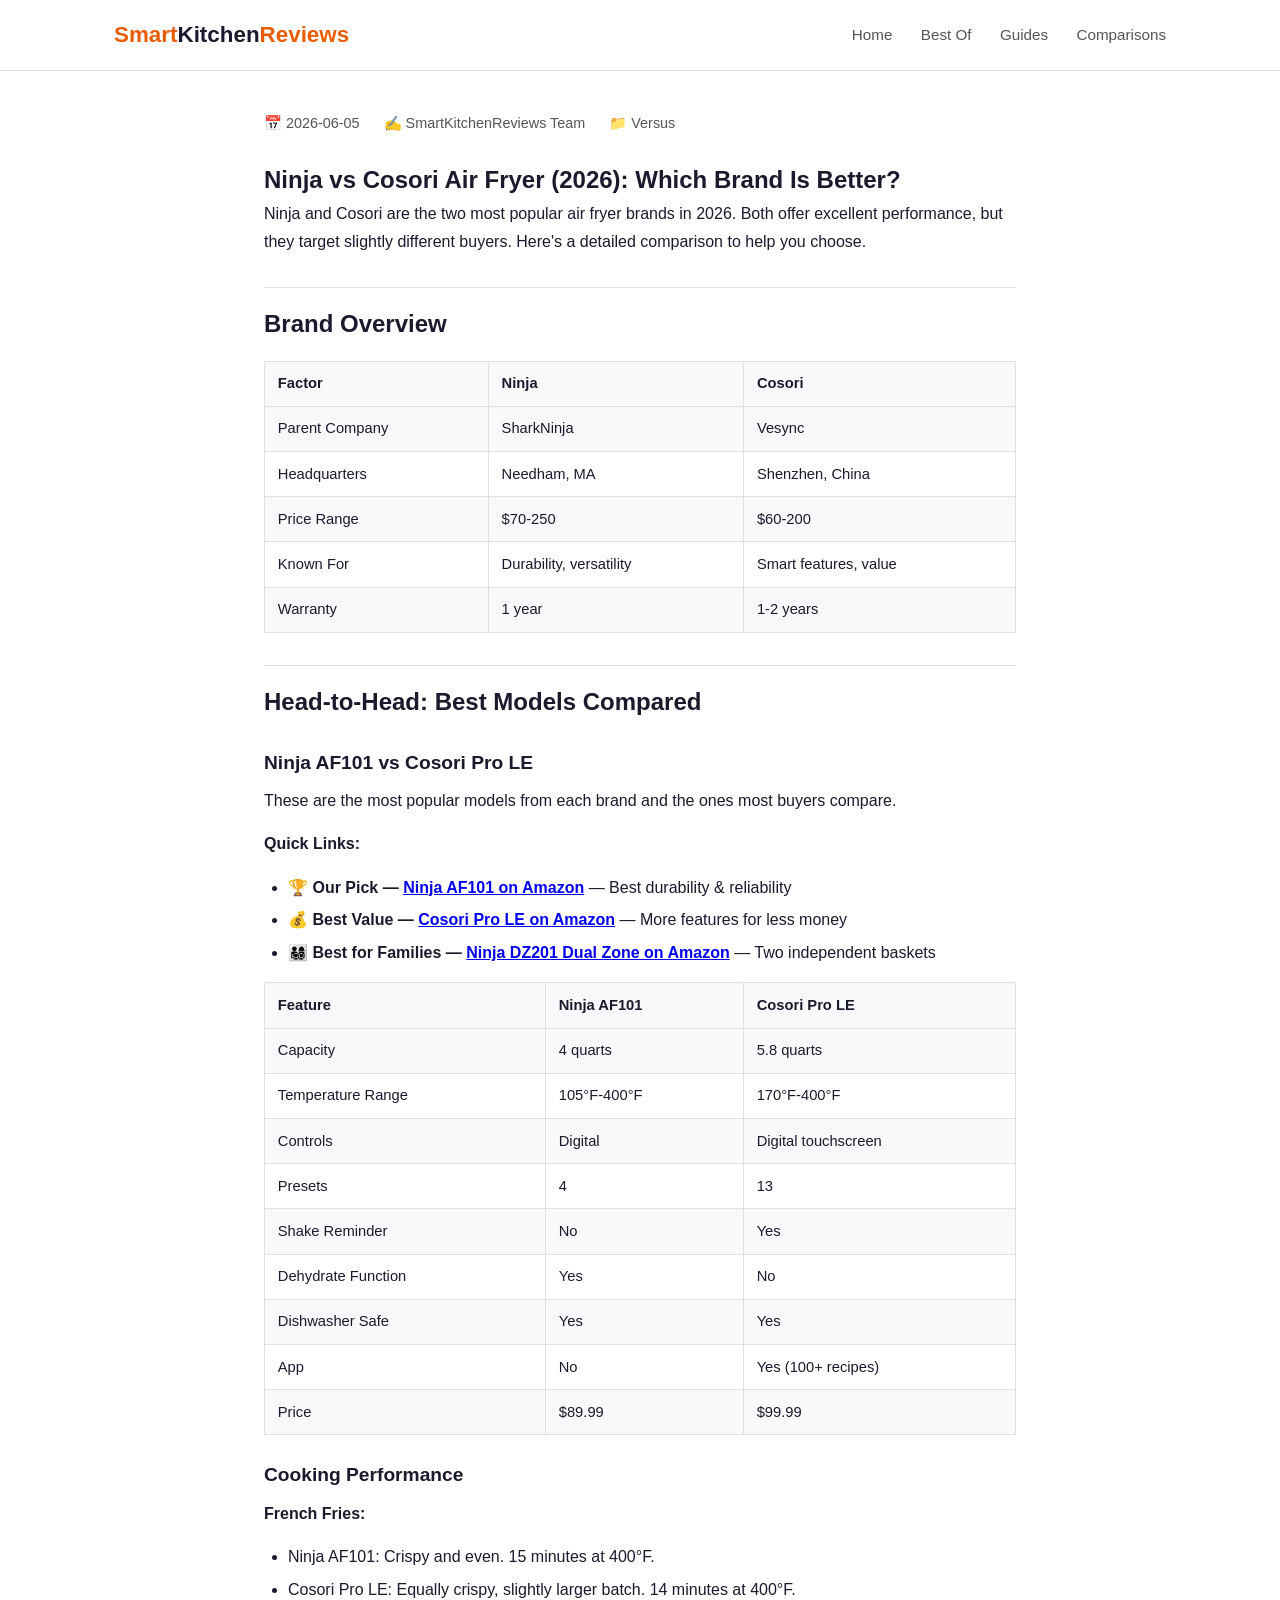
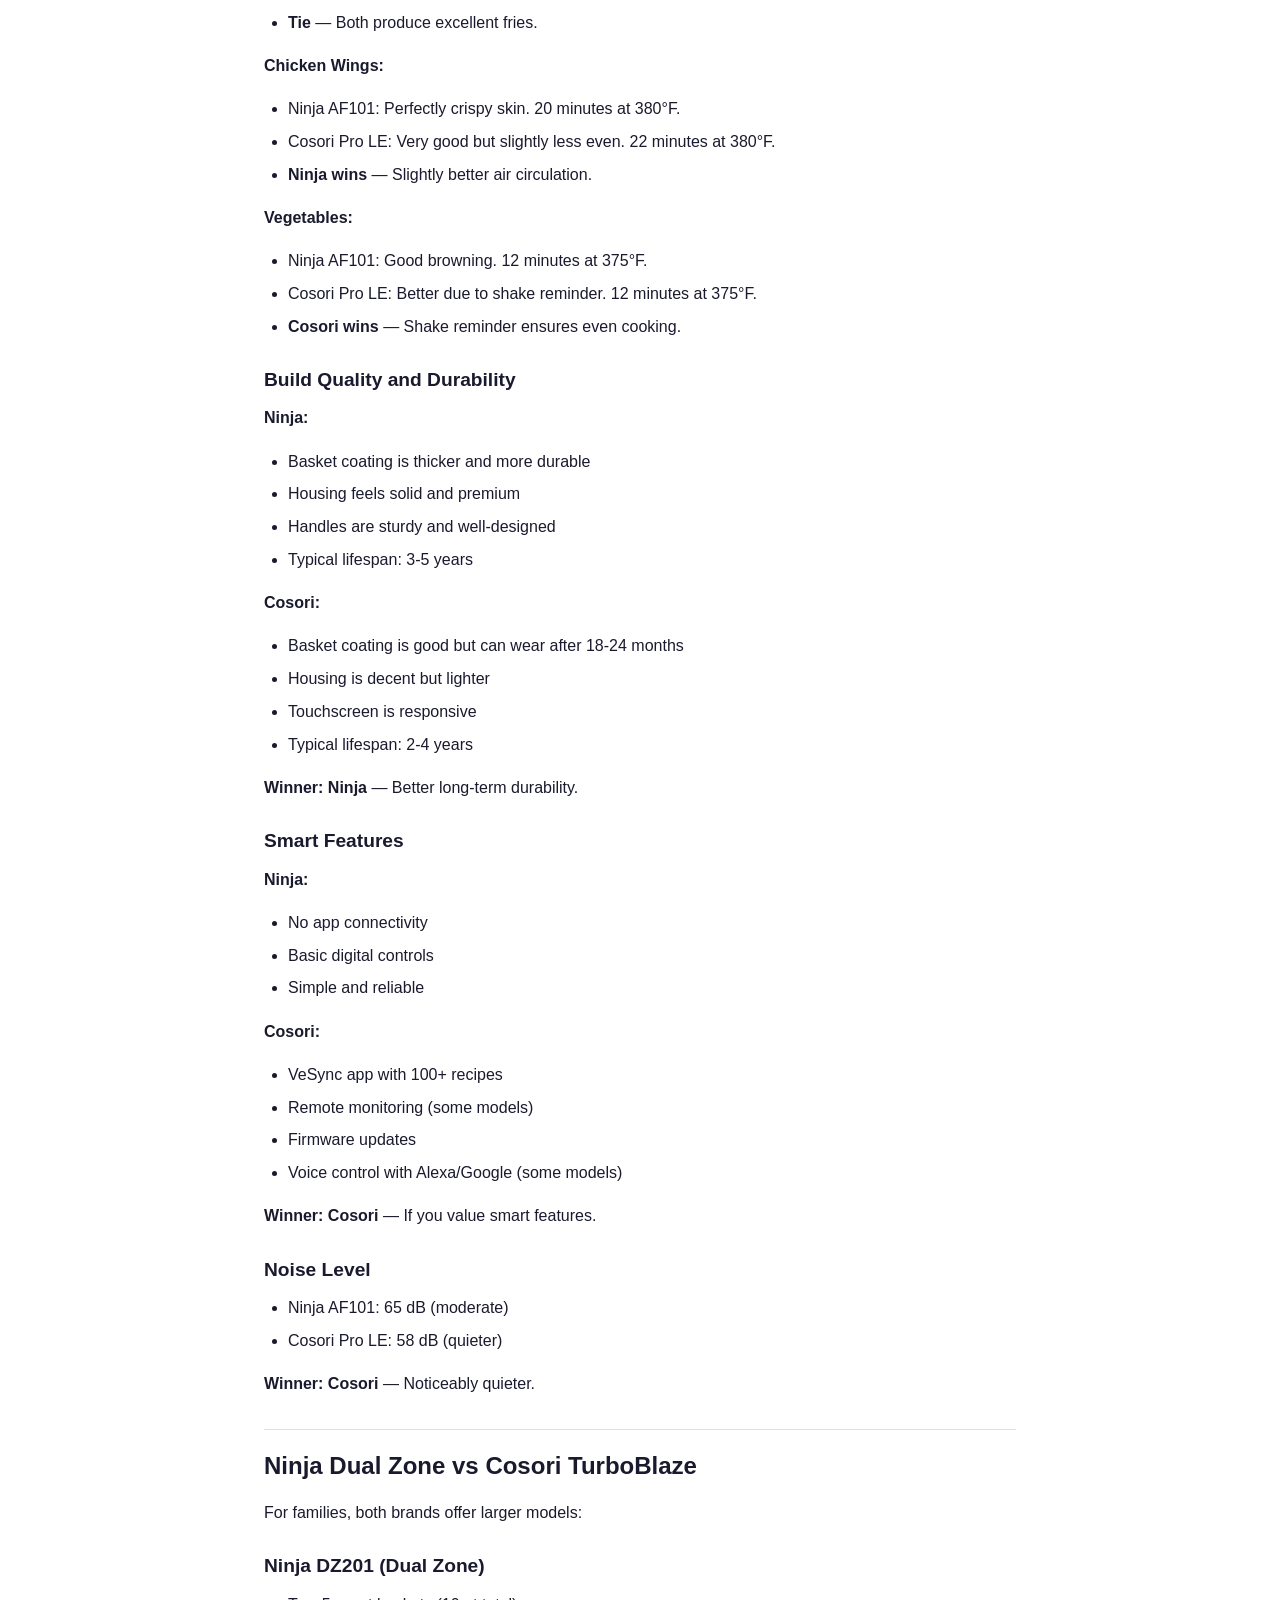
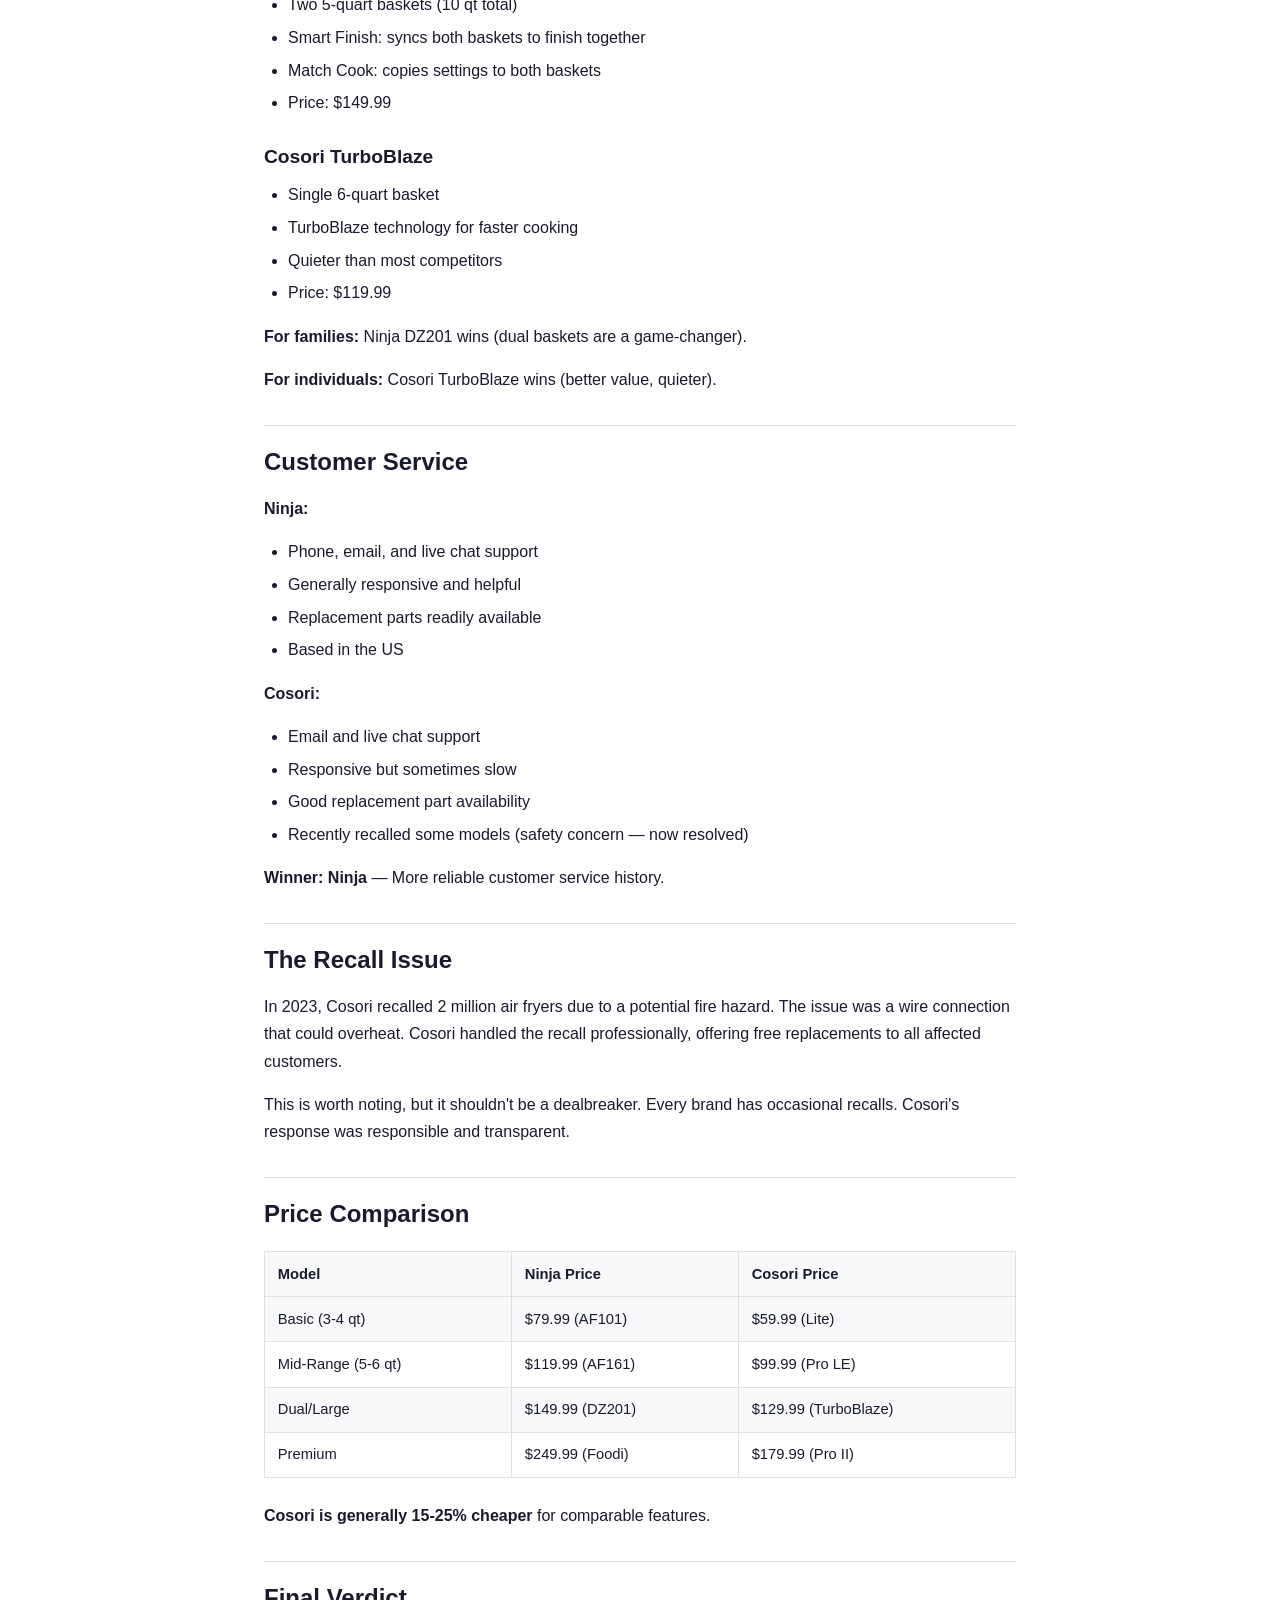
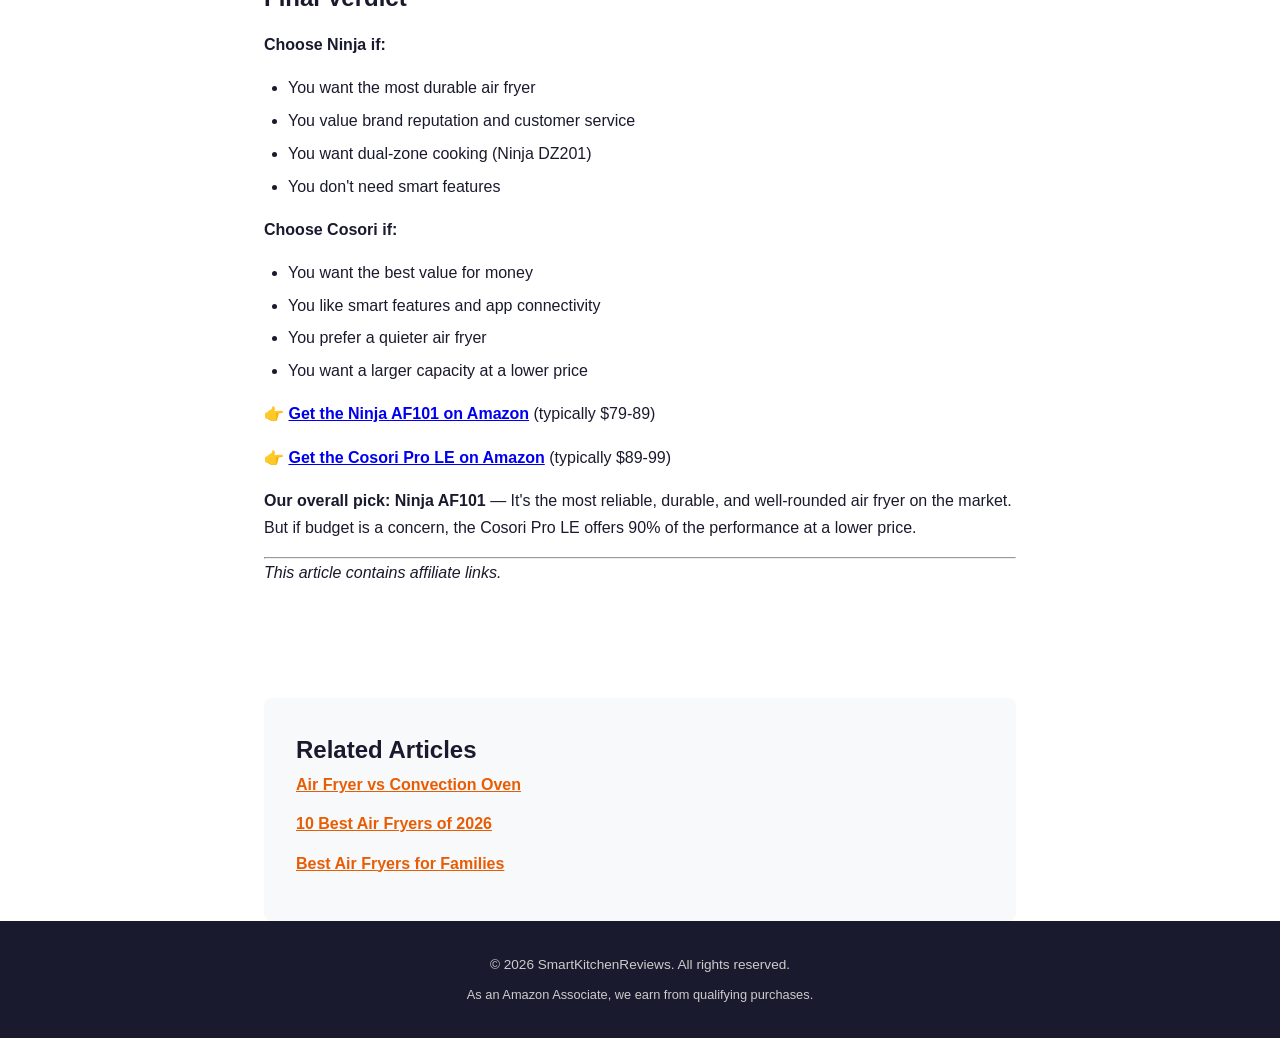
<file: ninja-vs-cosori-air-fryer.html>
<!DOCTYPE html>
<html lang="en">
<head>
<meta charset="UTF-8">
<meta name="viewport" content="width=device-width, initial-scale=1.0">
<title>Ninja vs Cosori Air Fryer (2026): Which Brand Is Better? | SmartKitchenReviews</title>
<meta name="description" content="Ninja vs Cosori — the two biggest air fryer brands go head-to-head. We compare their best models on performance, features, durability, and value.">
<meta name="keywords" content="ninja vs cosori air fryer, cosori vs ninja, ninja or cosori air fryer, which air fryer brand is better">
<meta name="author" content="SmartKitchenReviews Team">
<link rel="canonical" href="https://ca-soom.github.io/smartkitchenreviews/ninja-vs-cosori-air-fryer.html">
<meta property="og:title" content="Ninja vs Cosori Air Fryer (2026): Which Brand Is Better?">
<meta property="og:description" content="Ninja vs Cosori — the two biggest air fryer brands go head-to-head. We compare their best models on performance, features, durability, and value.">
<meta property="og:type" content="article">
<meta property="og:url" content="https://ca-soom.github.io/smartkitchenreviews/ninja-vs-cosori-air-fryer.html">
<meta name="twitter:card" content="summary_large_image">
<meta name="twitter:title" content="Ninja vs Cosori Air Fryer (2026): Which Brand Is Better?">
<meta name="twitter:description" content="Ninja vs Cosori — the two biggest air fryer brands go head-to-head. We compare their best models on performance, features, durability, and value.">
<script type="application/ld+json">{"@context": "https://schema.org", "@type": "Article", "headline": "Ninja vs Cosori Air Fryer (2026): Which Brand Is Better?", "description": "Ninja vs Cosori \u2014 the two biggest air fryer brands go head-to-head. We compare their best models on performance, features, durability, and value.", "datePublished": "2026-06-05", "author": {"@type": "Organization", "name": "SmartKitchenReviews Team"}, "publisher": {"@type": "Organization", "name": "SmartKitchenReviews"}, "mainEntityOfPage": "https://ca-soom.github.io/smartkitchenreviews/ninja-vs-cosori-air-fryer.html"}</script>
<link rel="stylesheet" href="css/style.css">
</head>
<body>
<header class="site-header">
<div class="container">
<a href="index.html" class="site-logo">Smart<span>Kitchen</span>Reviews</a>
<nav class="site-nav">
<a href="index.html">Home</a>
<a href="index.html#best-of">Best Of</a>
<a href="index.html#how-to">Guides</a>
<a href="index.html#vs">Comparisons</a>
</nav>
</div>
</header>
<main class="container">
<article>
<div class="article-header">
<div class="article-meta">
<span>📅 2026-06-05</span>
<span>✍️ SmartKitchenReviews Team</span>
<span>📁 Versus</span>
</div>
</div>
<div class="article-content">
<h1>Ninja vs Cosori Air Fryer (2026): Which Brand Is Better?</h1>
<p>Ninja and Cosori are the two most popular air fryer brands in 2026. Both offer excellent performance, but they target slightly different buyers. Here's a detailed comparison to help you choose.</p>
<h2>Brand Overview</h2>
<table>
<tr><th>Factor</th><th>Ninja</th><th>Cosori</th></tr>
<tr><td>Parent Company</td><td>SharkNinja</td><td>Vesync</td></tr>
<tr><td>Headquarters</td><td>Needham, MA</td><td>Shenzhen, China</td></tr>
<tr><td>Price Range</td><td>$70-250</td><td>$60-200</td></tr>
<tr><td>Known For</td><td>Durability, versatility</td><td>Smart features, value</td></tr>
<tr><td>Warranty</td><td>1 year</td><td>1-2 years</td></tr>
</table>
<h2>Head-to-Head: Best Models Compared</h2>
<h3>Ninja AF101 vs Cosori Pro LE</h3>
<p>These are the most popular models from each brand and the ones most buyers compare.</p>
<p><strong>Quick Links:</strong></p>
<ul>
<li>🏆 <strong>Our Pick — <a href="https://www.amazon.com/dp/B07FDJMC9Q?tag=smartkitchen-20">Ninja AF101 on Amazon</a></strong> — Best durability & reliability</li>
<li>💰 <strong>Best Value — <a href="https://www.amazon.com/dp/B0C7DHGF3M?tag=smartkitchen-20">Cosori Pro LE on Amazon</a></strong> — More features for less money</li>
<li>👨‍👩‍👧‍👦 <strong>Best for Families — <a href="https://www.amazon.com/dp/B0936FGLYH?tag=smartkitchen-20">Ninja DZ201 Dual Zone on Amazon</a></strong> — Two independent baskets</li>
</ul>
<table>
<tr><th>Feature</th><th>Ninja AF101</th><th>Cosori Pro LE</th></tr>
<tr><td>Capacity</td><td>4 quarts</td><td>5.8 quarts</td></tr>
<tr><td>Temperature Range</td><td>105°F-400°F</td><td>170°F-400°F</td></tr>
<tr><td>Controls</td><td>Digital</td><td>Digital touchscreen</td></tr>
<tr><td>Presets</td><td>4</td><td>13</td></tr>
<tr><td>Shake Reminder</td><td>No</td><td>Yes</td></tr>
<tr><td>Dehydrate Function</td><td>Yes</td><td>No</td></tr>
<tr><td>Dishwasher Safe</td><td>Yes</td><td>Yes</td></tr>
<tr><td>App</td><td>No</td><td>Yes (100+ recipes)</td></tr>
<tr><td>Price</td><td>$89.99</td><td>$99.99</td></tr>
</table>
<h3>Cooking Performance</h3>
<p><strong>French Fries:</strong></p>
<ul>
<li>Ninja AF101: Crispy and even. 15 minutes at 400°F.</li>
<li>Cosori Pro LE: Equally crispy, slightly larger batch. 14 minutes at 400°F.</li>
<li><strong>Tie</strong> — Both produce excellent fries.</li>
</ul>
<p><strong>Chicken Wings:</strong></p>
<ul>
<li>Ninja AF101: Perfectly crispy skin. 20 minutes at 380°F.</li>
<li>Cosori Pro LE: Very good but slightly less even. 22 minutes at 380°F.</li>
<li><strong>Ninja wins</strong> — Slightly better air circulation.</li>
</ul>
<p><strong>Vegetables:</strong></p>
<ul>
<li>Ninja AF101: Good browning. 12 minutes at 375°F.</li>
<li>Cosori Pro LE: Better due to shake reminder. 12 minutes at 375°F.</li>
<li><strong>Cosori wins</strong> — Shake reminder ensures even cooking.</li>
</ul>
<h3>Build Quality and Durability</h3>
<p><strong>Ninja:</strong></p>
<ul>
<li>Basket coating is thicker and more durable</li>
<li>Housing feels solid and premium</li>
<li>Handles are sturdy and well-designed</li>
<li>Typical lifespan: 3-5 years</li>
</ul>
<p><strong>Cosori:</strong></p>
<ul>
<li>Basket coating is good but can wear after 18-24 months</li>
<li>Housing is decent but lighter</li>
<li>Touchscreen is responsive</li>
<li>Typical lifespan: 2-4 years</li>
</ul>
<p><strong>Winner: Ninja</strong> — Better long-term durability.</p>
<h3>Smart Features</h3>
<p><strong>Ninja:</strong></p>
<ul>
<li>No app connectivity</li>
<li>Basic digital controls</li>
<li>Simple and reliable</li>
</ul>
<p><strong>Cosori:</strong></p>
<ul>
<li>VeSync app with 100+ recipes</li>
<li>Remote monitoring (some models)</li>
<li>Firmware updates</li>
<li>Voice control with Alexa/Google (some models)</li>
</ul>
<p><strong>Winner: Cosori</strong> — If you value smart features.</p>
<h3>Noise Level</h3>
<ul>
<li>Ninja AF101: 65 dB (moderate)</li>
<li>Cosori Pro LE: 58 dB (quieter)</li>
</ul>
<p><strong>Winner: Cosori</strong> — Noticeably quieter.</p>
<h2>Ninja Dual Zone vs Cosori TurboBlaze</h2>
<p>For families, both brands offer larger models:</p>
<h3>Ninja DZ201 (Dual Zone)</h3>
<ul>
<li>Two 5-quart baskets (10 qt total)</li>
<li>Smart Finish: syncs both baskets to finish together</li>
<li>Match Cook: copies settings to both baskets</li>
<li>Price: $149.99</li>
</ul>
<h3>Cosori TurboBlaze</h3>
<ul>
<li>Single 6-quart basket</li>
<li>TurboBlaze technology for faster cooking</li>
<li>Quieter than most competitors</li>
<li>Price: $119.99</li>
</ul>
<p><strong>For families:</strong> Ninja DZ201 wins (dual baskets are a game-changer).</p>
<p><strong>For individuals:</strong> Cosori TurboBlaze wins (better value, quieter).</p>
<h2>Customer Service</h2>
<p><strong>Ninja:</strong></p>
<ul>
<li>Phone, email, and live chat support</li>
<li>Generally responsive and helpful</li>
<li>Replacement parts readily available</li>
<li>Based in the US</li>
</ul>
<p><strong>Cosori:</strong></p>
<ul>
<li>Email and live chat support</li>
<li>Responsive but sometimes slow</li>
<li>Good replacement part availability</li>
<li>Recently recalled some models (safety concern — now resolved)</li>
</ul>
<p><strong>Winner: Ninja</strong> — More reliable customer service history.</p>
<h2>The Recall Issue</h2>
<p>In 2023, Cosori recalled 2 million air fryers due to a potential fire hazard. The issue was a wire connection that could overheat. Cosori handled the recall professionally, offering free replacements to all affected customers.</p>
<p>This is worth noting, but it shouldn't be a dealbreaker. Every brand has occasional recalls. Cosori's response was responsible and transparent.</p>
<h2>Price Comparison</h2>
<table>
<tr><th>Model</th><th>Ninja Price</th><th>Cosori Price</th></tr>
<tr><td>Basic (3-4 qt)</td><td>$79.99 (AF101)</td><td>$59.99 (Lite)</td></tr>
<tr><td>Mid-Range (5-6 qt)</td><td>$119.99 (AF161)</td><td>$99.99 (Pro LE)</td></tr>
<tr><td>Dual/Large</td><td>$149.99 (DZ201)</td><td>$129.99 (TurboBlaze)</td></tr>
<tr><td>Premium</td><td>$249.99 (Foodi)</td><td>$179.99 (Pro II)</td></tr>
</table>
<p><strong>Cosori is generally 15-25% cheaper</strong> for comparable features.</p>
<h2>Final Verdict</h2>
<p><strong>Choose Ninja if:</strong></p>
<ul>
<li>You want the most durable air fryer</li>
<li>You value brand reputation and customer service</li>
<li>You want dual-zone cooking (Ninja DZ201)</li>
<li>You don't need smart features</li>
</ul>
<p><strong>Choose Cosori if:</strong></p>
<ul>
<li>You want the best value for money</li>
<li>You like smart features and app connectivity</li>
<li>You prefer a quieter air fryer</li>
<li>You want a larger capacity at a lower price</li>
</ul>
<p>👉 <strong><a href="https://www.amazon.com/dp/B07FDJMC9Q?tag=smartkitchen-20">Get the Ninja AF101 on Amazon</a></strong> (typically $79-89)</p>
<p>👉 <strong><a href="https://www.amazon.com/dp/B0C7DHGF3M?tag=smartkitchen-20">Get the Cosori Pro LE on Amazon</a></strong> (typically $89-99)</p>
<p><strong>Our overall pick: Ninja AF101</strong> — It's the most reliable, durable, and well-rounded air fryer on the market. But if budget is a concern, the Cosori Pro LE offers 90% of the performance at a lower price.</p>
<hr>
<p><em>This article contains affiliate links.</em></p>
</div>
<section class="related-articles" style="margin-top:3rem;padding:2rem;background:#f8f9fa;border-radius:8px;">
<h2>Related Articles</h2>
<ul style="list-style:none;padding:0;">
<li style="margin-bottom:0.75rem;"><a href="https://ca-soom.github.io/smartkitchenreviews/air-fryer-vs-convection-oven.html" style="color:#e85d04;font-weight:600;">Air Fryer vs Convection Oven</a></li>
<li style="margin-bottom:0.75rem;"><a href="https://ca-soom.github.io/smartkitchenreviews/best-air-fryer-2026.html" style="color:#e85d04;font-weight:600;">10 Best Air Fryers of 2026</a></li>
<li style="margin-bottom:0.75rem;"><a href="https://ca-soom.github.io/smartkitchenreviews/best-air-fryer-for-family.html" style="color:#e85d04;font-weight:600;">Best Air Fryers for Families</a></li>
</ul>
</section>
</article>
</main>
<footer class="site-footer">
<div class="container">
<p>&copy; 2026 SmartKitchenReviews. All rights reserved.</p>
<p style="margin-top:0.5rem;font-size:0.8rem;">As an Amazon Associate, we earn from qualifying purchases.</p>
</div>
</footer>
</body>
</html>
</file>
<file: css/style.css>
/* SmartKitchenReviews — Clean SEO Theme */
:root {
  --primary: #e85d04;
  --primary-dark: #d45200;
  --bg: #ffffff;
  --bg-alt: #f8f9fa;
  --text: #1a1a2e;
  --text-light: #555;
  --border: #e0e0e0;
  --card-shadow: 0 2px 8px rgba(0,0,0,0.08);
  --radius: 8px;
  --max-w: 800px;
}

*, *::before, *::after { box-sizing: border-box; margin: 0; padding: 0; }

body {
  font-family: -apple-system, BlinkMacSystemFont, 'Segoe UI', Roboto, Oxygen, sans-serif;
  line-height: 1.7;
  color: var(--text);
  background: var(--bg);
}

/* Header */
.site-header {
  background: var(--bg);
  border-bottom: 1px solid var(--border);
  padding: 1rem 0;
  position: sticky;
  top: 0;
  z-index: 100;
}
.site-header .container {
  max-width: 1100px;
  margin: 0 auto;
  padding: 0 1.5rem;
  display: flex;
  align-items: center;
  justify-content: space-between;
}
.site-logo {
  font-size: 1.4rem;
  font-weight: 800;
  color: var(--primary);
  text-decoration: none;
}
.site-logo span { color: var(--text); }
.site-nav a {
  color: var(--text-light);
  text-decoration: none;
  margin-left: 1.5rem;
  font-weight: 500;
  font-size: 0.95rem;
}
.site-nav a:hover { color: var(--primary); }

/* Main */
.container {
  max-width: var(--max-w);
  margin: 0 auto;
  padding: 0 1.5rem;
}

/* Article */
.article-header {
  padding: 2.5rem 0 1.5rem;
}
.article-header h1 {
  font-size: 2.2rem;
  line-height: 1.25;
  margin-bottom: 0.75rem;
}
.article-meta {
  color: var(--text-light);
  font-size: 0.9rem;
  display: flex;
  gap: 1.5rem;
  flex-wrap: wrap;
}
.article-content {
  padding-bottom: 3rem;
}
.article-content h2 {
  font-size: 1.5rem;
  margin: 2rem 0 0.75rem;
  padding-top: 1rem;
  border-top: 1px solid var(--border);
}
.article-content h3 {
  font-size: 1.2rem;
  margin: 1.5rem 0 0.5rem;
}
.article-content p { margin-bottom: 1rem; }
.article-content ul, .article-content ol {
  margin: 0 0 1rem 1.5rem;
}
.article-content li { margin-bottom: 0.35rem; }
.article-content strong { font-weight: 700; }

/* Tables */
.article-content table {
  width: 100%;
  border-collapse: collapse;
  margin: 1rem 0 1.5rem;
  font-size: 0.92rem;
}
.article-content th, .article-content td {
  padding: 0.6rem 0.8rem;
  border: 1px solid var(--border);
  text-align: left;
}
.article-content th {
  background: var(--bg-alt);
  font-weight: 700;
}
.article-content tr:nth-child(even) { background: var(--bg-alt); }

/* Affiliate Button */
.affiliate-btn {
  display: inline-block;
  background: var(--primary);
  color: #fff !important;
  padding: 0.65rem 1.4rem;
  border-radius: var(--radius);
  text-decoration: none;
  font-weight: 700;
  font-size: 0.95rem;
  margin: 0.5rem 0 1.5rem;
  transition: background 0.2s;
}
.affiliate-btn:hover { background: var(--primary-dark); }

/* Homepage Cards */
.hero {
  text-align: center;
  padding: 3rem 0 2rem;
}
.hero h1 { font-size: 2.4rem; line-height: 1.2; }
.hero p { color: var(--text-light); font-size: 1.1rem; margin-top: 0.5rem; }

.article-grid {
  display: grid;
  gap: 1.5rem;
  padding: 1.5rem 0 3rem;
}
.article-card {
  background: var(--bg);
  border: 1px solid var(--border);
  border-radius: var(--radius);
  padding: 1.5rem;
  transition: box-shadow 0.2s;
}
.article-card:hover { box-shadow: var(--card-shadow); }
.article-card .card-category {
  font-size: 0.75rem;
  font-weight: 700;
  text-transform: uppercase;
  color: var(--primary);
  letter-spacing: 0.05em;
}
.article-card h2 {
  font-size: 1.2rem;
  margin: 0.4rem 0;
}
.article-card h2 a {
  color: var(--text);
  text-decoration: none;
}
.article-card h2 a:hover { color: var(--primary); }
.article-card p {
  color: var(--text-light);
  font-size: 0.92rem;
  margin: 0;
}

/* Footer */
.site-footer {
  background: var(--text);
  color: #ccc;
  padding: 2rem 0;
  text-align: center;
  font-size: 0.85rem;
}
.site-footer a { color: #fff; }

/* Disclaimer */
.disclaimer {
  background: var(--bg-alt);
  border-left: 4px solid var(--primary);
  padding: 1rem 1.2rem;
  margin: 1.5rem 0;
  font-size: 0.88rem;
  color: var(--text-light);
  border-radius: 0 var(--radius) var(--radius) 0;
}

/* Responsive */
@media (max-width: 640px) {
  .article-header h1 { font-size: 1.6rem; }
  .hero h1 { font-size: 1.8rem; }
  .site-nav { display: none; }
}
</file>
